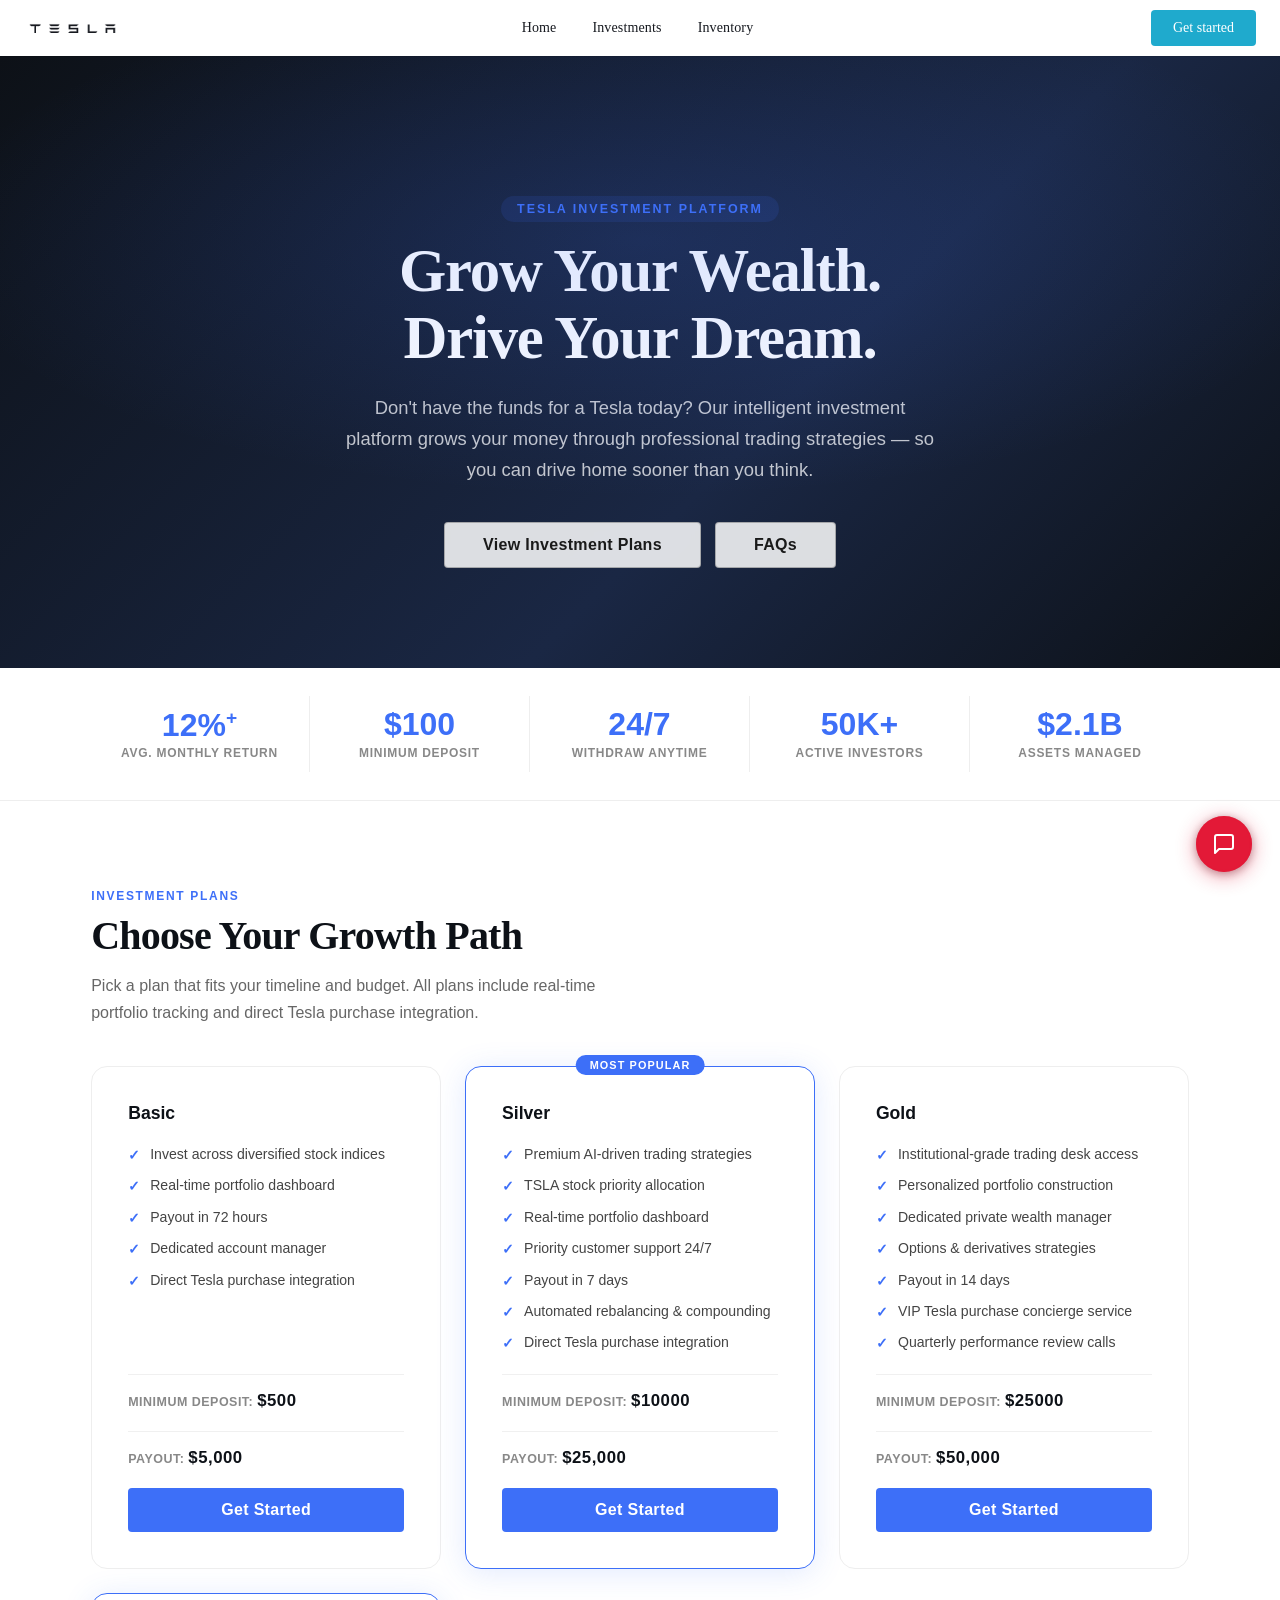
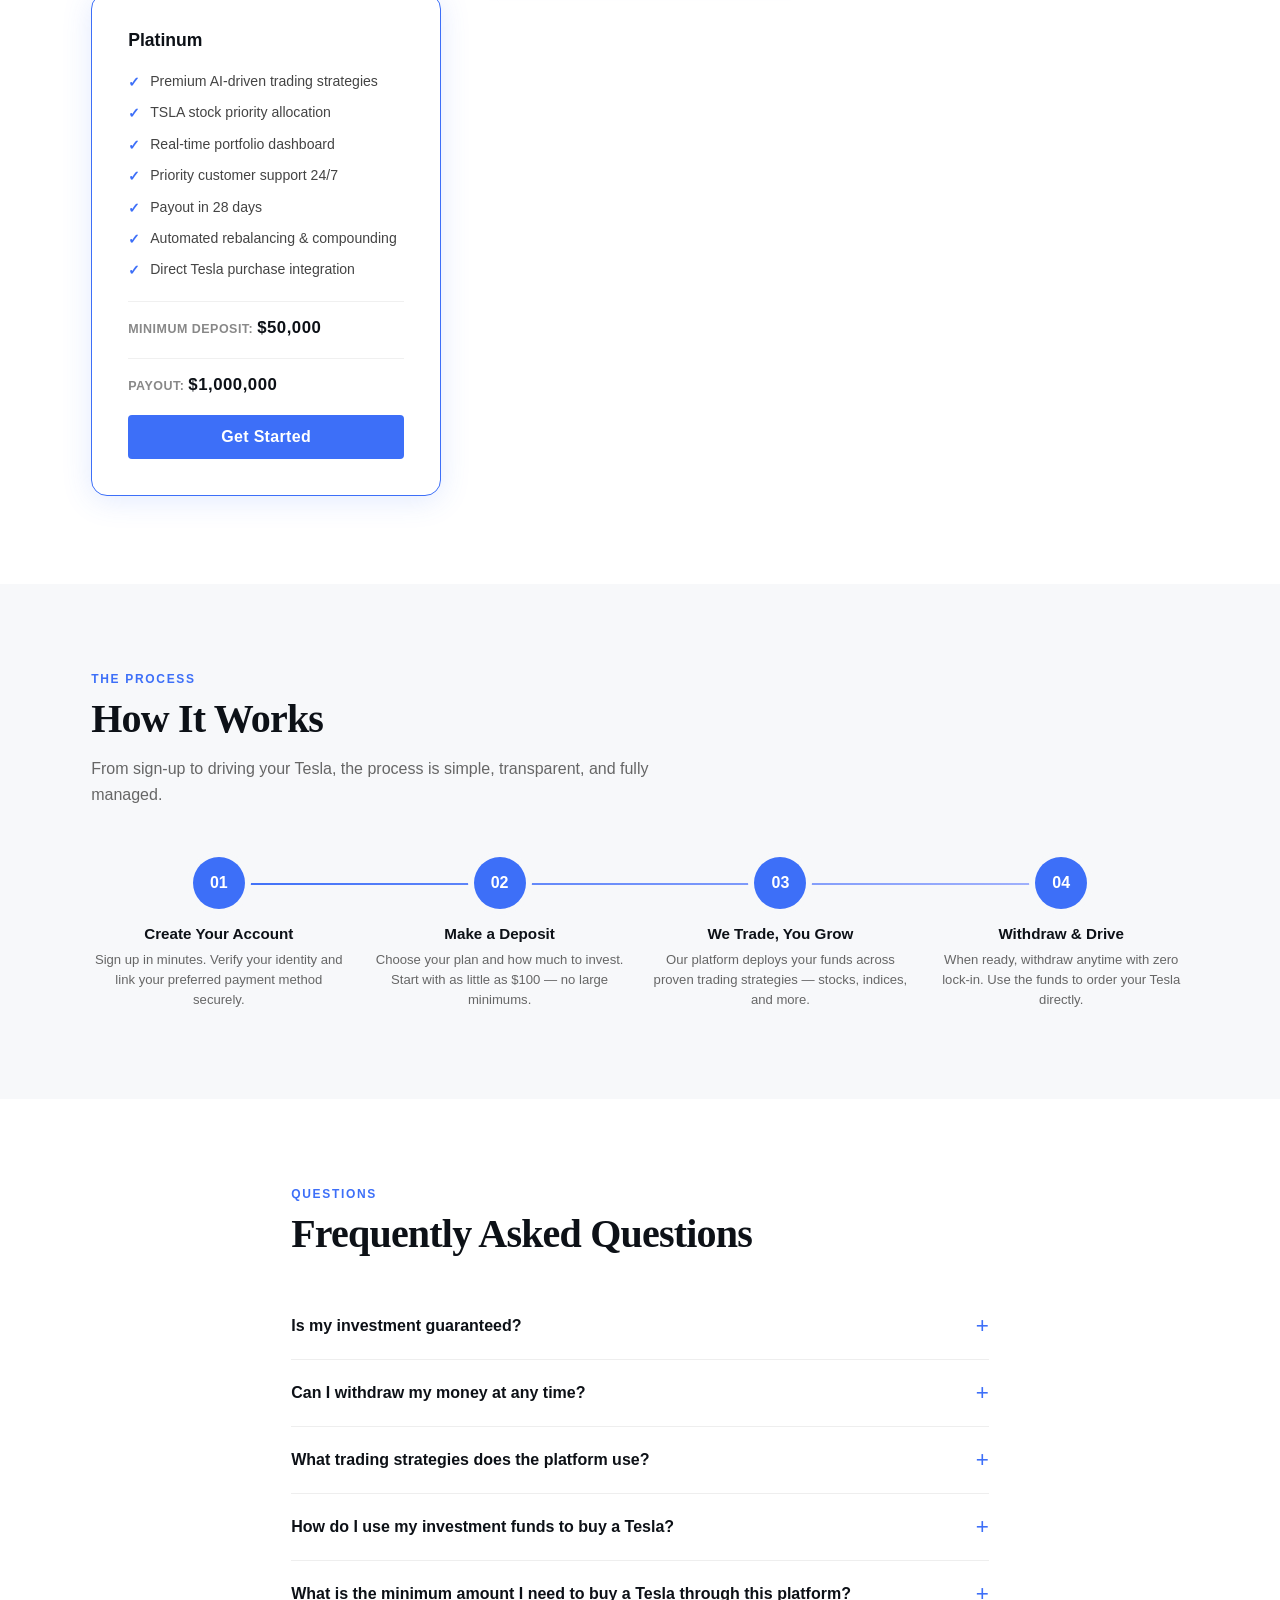
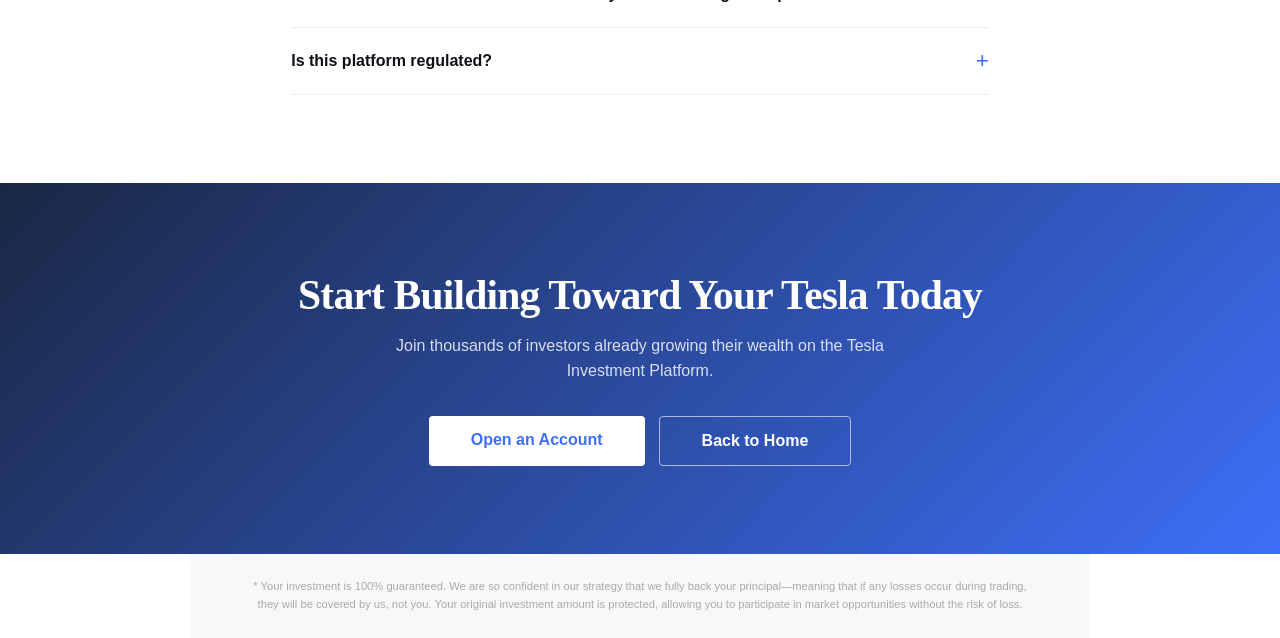
<file: investments.html>
<!DOCTYPE html>
<html lang="en">
<head>
    <meta charset="UTF-8">
    <meta name="viewport" content="width=device-width, initial-scale=1.0">
    <title>Tesla Investments — Grow Your Wealth</title>
    <link rel="icon" type="image/svg+xml" href="images/Logo.png">
    
    <link rel="stylesheet" href="/index.css">
    <style>
        

        /* ── HERO ── */
        .inv-hero {
            background: linear-gradient(135deg, #0d1117 0%, #1a2744 60%, #0d1117 100%);
            color: #fff;
            padding: clamp(80px,12vw,140px) clamp(20px,6vw,80px) clamp(60px,8vw,100px);
            text-align: center;
            position: relative;
            overflow: hidden;
        }
        .inv-hero::before {
            content: '';
            position: absolute;
            inset: 0;
            background: radial-gradient(ellipse 80% 60% at 50% 30%, rgba(61,111,248,0.18) 0%, transparent 70%);
        }
        .inv-hero-eyebrow {
            display: inline-block;
            font-family: sans-serif; font-size: 0.78rem; font-weight: 700;
            letter-spacing: 0.16em; text-transform: uppercase;
            color: #3d6ff8; margin-bottom: 16px;
            background: rgba(61,111,248,0.12); padding: 6px 16px; border-radius: 20px;
        }
        .inv-hero h1 {
            font-family: 'Georgia', serif;
            font-size: clamp(2rem,5vw,3.8rem);
            font-weight: 700; letter-spacing: -0.02em; line-height: 1.1;
            margin-bottom: 20px;
        }
        .inv-hero p {
            font-family: sans-serif; font-size: clamp(0.95rem,1.8vw,1.15rem);
            color: rgba(255,255,255,0.75); max-width: 600px; margin: 0 auto 36px;
            line-height: 1.7;
        }
        .inv-hero-btns { display: flex; gap: 14px; justify-content: center; flex-wrap: wrap; }

        /* ── STATS BAR ── */
        .inv-stats-bar {
            background: #fff; border-bottom: 1px solid #eee;
            display: flex; justify-content: center; flex-wrap: wrap;
            padding: 28px clamp(16px,4vw,60px); gap: 0;
        }
        .inv-stat-item {
            flex: 1; min-width: 160px; max-width: 220px;
            text-align: center; padding: 12px 20px;
            border-right: 1px solid #eee;
        }
        .inv-stat-item:last-child { border-right: none; }
        .inv-stat-num { font-family: sans-serif; font-size: clamp(1.5rem,2.5vw,2rem); font-weight: 800; color: #3d6ff8; line-height: 1; margin-bottom: 6px; }
        .inv-stat-lbl { font-family: sans-serif; font-size: 0.75rem; color: #888; font-weight: 600; text-transform: uppercase; letter-spacing: 0.06em; }

        /* ── PLANS SECTION ── */
        .inv-section { max-width: 1200px; margin: 0 auto; padding: clamp(48px,7vw,88px) clamp(16px,4vw,60px); }
        .section-eyebrow { font-family: sans-serif; font-size: 0.75rem; font-weight: 700; letter-spacing: 0.14em; text-transform: uppercase; color: #3d6ff8; margin-bottom: 10px; display: block; }
        .section-heading { font-family: 'Georgia', serif; font-size: clamp(1.6rem,3.5vw,2.5rem); font-weight: 700; color: #0d1117; letter-spacing: -0.02em; line-height: 1.15; margin-bottom: 14px; }
        .section-sub { font-family: sans-serif; font-size: clamp(0.88rem,1.5vw,1rem); color: #666; line-height: 1.65; max-width: 560px; }

        .plans-grid {
            display: grid; grid-template-columns: repeat(3,1fr);
            gap: clamp(14px,2vw,24px); margin-top: 40px;
        }
        .plan-card {
            background: #fff; border: 1.5px solid #eee; border-radius: 16px;
            padding: clamp(24px,3vw,36px); display: flex; flex-direction: column;
            gap: 20px; position: relative; transition: box-shadow 0.25s, transform 0.2s;
        }
        .plan-card:hover { box-shadow: 0 8px 40px rgba(61,111,248,0.12); transform: translateY(-3px); }
        .plan-card--featured { border-color: #3d6ff8; box-shadow: 0 4px 30px rgba(61,111,248,0.15); }
        .plan-badge {
            position: absolute; top: -12px; left: 50%; transform: translateX(-50%);
            background: #3d6ff8; color: #fff; font-family: sans-serif; font-size: 0.68rem;
            font-weight: 700; letter-spacing: 0.1em; text-transform: uppercase;
            padding: 4px 14px; border-radius: 20px; white-space: nowrap;
        }
        .plan-name { font-family: sans-serif; font-size: 1.1rem; font-weight: 700; color: #0d1117; }
        .plan-return { font-family: sans-serif; font-size: clamp(2rem,3.5vw,2.8rem); font-weight: 800; color: #3d6ff8; line-height: 1; }
        .plan-return span { font-size: 0.85rem; font-weight: 500; color: #888; display: block; margin-top: 4px; }
        .plan-features { list-style: none; display: flex; flex-direction: column; gap: 10px; flex: 1; }
        .plan-features li { font-family: sans-serif; font-size: 0.88rem; color: #444; display: flex; align-items: flex-start; gap: 10px; line-height: 1.45; }
        .plan-features li::before { content: '✓'; color: #3d6ff8; font-weight: 700; flex-shrink: 0; margin-top: 1px; }
        .plan-min { font-family: sans-serif; font-size: 0.78rem; font-weight: 600; color: #888; letter-spacing: 0.04em; text-transform: uppercase; border-top: 1px solid #f0f0f0; padding-top: 16px; }
        .plan-min strong { color: #0d1117; font-size: 1.05rem; }

        /* ── HOW IT WORKS ── */
        .how-section { background: #f7f8fa; }
        .how-inner { max-width: 1200px; margin: 0 auto; padding: clamp(48px,7vw,88px) clamp(16px,4vw,60px); }
        .how-steps { display: grid; grid-template-columns: repeat(4,1fr); gap: clamp(16px,2vw,28px); margin-top: 48px; position: relative; }
        .how-steps::before {
            content: ''; position: absolute; top: 26px; left: 10%; right: 10%; height: 2px;
            background: linear-gradient(to right, #3d6ff8 0%, #a5b4fc 100%);
            z-index: 0;
        }
        .how-step { text-align: center; position: relative; z-index: 1; }
        .how-num {
            width: 52px; height: 52px; background: #3d6ff8; color: #fff;
            border-radius: 50%; font-family: sans-serif; font-size: 1rem; font-weight: 800;
            display: flex; align-items: center; justify-content: center; margin: 0 auto 16px;
            box-shadow: 0 0 0 6px #f7f8fa;
        }
        .how-step h4 { font-family: sans-serif; font-size: 0.95rem; font-weight: 700; color: #0d1117; margin-bottom: 8px; }
        .how-step p  { font-family: sans-serif; font-size: 0.82rem; color: #666; line-height: 1.55; }

        /* ── FAQ ── */
        .faq-section { max-width: 800px; margin: 0 auto; padding: clamp(48px,7vw,88px) clamp(16px,4vw,60px); }
        .faq-item { border-bottom: 1px solid #eee; }
        .faq-q {
            font-family: sans-serif; font-size: clamp(0.9rem,1.4vw,1rem); font-weight: 600; color: #0d1117;
            padding: 20px 0; cursor: pointer; display: flex; justify-content: space-between; align-items: center;
            gap: 16px;
        }
        .faq-q::after { content: '+'; font-size: 1.4rem; font-weight: 300; color: #3d6ff8; flex-shrink: 0; transition: transform 0.25s; }
        .faq-item.open .faq-q::after { transform: rotate(45deg); }
        .faq-a {
            font-family: sans-serif; font-size: 0.88rem; color: #555; line-height: 1.7;
            max-height: 0; overflow: hidden; transition: max-height 0.35s ease, padding 0.25s;
        }
        .faq-item.open .faq-a { max-height: 300px; padding-bottom: 20px; }

        /* ── CTA BANNER ── */
        .inv-cta {
            background: linear-gradient(135deg, #1a2744 0%, #3d6ff8 100%);
            color: #fff; text-align: center;
            padding: clamp(48px,8vw,88px) clamp(20px,6vw,80px);
        }
        .inv-cta h2 { font-family: 'Georgia', serif; font-size: clamp(1.6rem,3.5vw,2.6rem); font-weight: 700; margin-bottom: 14px; letter-spacing: -0.02em; }
        .inv-cta p  { font-family: sans-serif; font-size: clamp(0.88rem,1.5vw,1rem); color: rgba(255,255,255,0.82); margin-bottom: 32px; max-width: 500px; margin-left: auto; margin-right: auto; line-height: 1.6; }
        .inv-cta-btns { display: flex; gap: 14px; justify-content: center; flex-wrap: wrap; }
        .btn-white { background: #fff; color: #3d6ff8; font-family: sans-serif; font-weight: 700; padding: clamp(11px,1.5vw,15px) clamp(22px,3.5vw,42px); border: none; border-radius: 4px; font-size: clamp(0.85rem,1.4vw,1rem); cursor: pointer; text-decoration: none; transition: opacity 0.2s; }
        .btn-white:hover { opacity: 0.9; }
        .btn-outline-white { background: transparent; color: #fff; border: 1.5px solid rgba(255,255,255,0.6); font-family: sans-serif; font-weight: 600; padding: clamp(11px,1.5vw,15px) clamp(22px,3.5vw,42px); border-radius: 4px; font-size: clamp(0.85rem,1.4vw,1rem); cursor: pointer; text-decoration: none; backdrop-filter: blur(4px); transition: background 0.2s; }
        .btn-outline-white:hover { background: rgba(255,255,255,0.12); }

        .disclaimer { font-family: sans-serif; font-size: 0.7rem; color: #aaa; text-align: center; padding: 24px clamp(16px,4vw,60px); background: #f7f8fa; line-height: 1.6; max-width: 900px; margin: 0 auto; }

        @media (max-width: 900px) { .plans-grid { grid-template-columns: 1fr; } .how-steps { grid-template-columns: 1fr 1fr; } .how-steps::before { display: none; } }
        @media (max-width: 600px) { .inv-stats-bar { flex-direction: column; } .inv-stat-item { border-right: none; border-bottom: 1px solid #eee; max-width: 100%; } .how-steps { grid-template-columns: 1fr; } }
    </style>
</head>
<body>
     <!-- ═══ NAVBAR ═══ -->
<nav class="navbar">
  <a href="index.html" class="navbar-logo" aria-label="Tesla">
    <img src="images/tesla logo.png" class="logo" alt="logo">
  </a>

  <ul class="navbar-links">
    <li><a href="index.html">Home</a></li>
    <li><a href="investments.html">Investments</a></li>
    <li><a href="inventory.html">Inventory</a></li>
  </ul>

  <div class="navbar-cta">
    <a href="auth.html">Get started</a>
  </div>

  <button class="hamburger" id="hamburger" aria-label="Toggle menu" aria-expanded="false">
    <span></span>
    <span></span>
    <span></span>
  </button>
</nav>

<!-- ═══ MOBILE MENU ═══ -->
<div class="mobile-menu" id="mobileMenu">
  <a href="index.html">Home</a>
  <a href="investments.html">Investments</a>
  <a href="inventory.html">Inventory</a>
  <div class="mobile-cta">
    <a href="auth.html">Get started</a>
  </div>
</div>


    <!-- HERO -->
    <section class="inv-hero">
        <span class="inv-hero-eyebrow">Tesla Investment Platform</span>
        <h1>Grow Your Wealth.<br>Drive Your Dream.</h1>
        <p>Don't have the funds for a Tesla today? Our intelligent investment platform grows your money through professional trading strategies — so you can drive home sooner than you think.</p>
        <div class="inv-hero-btns">
            <a href="#plans" class="btn-secondary">View Investment Plans</a>
            <a href="#faq" class="btn-secondary">FAQs</a>
        </div>
    </section>

    <!-- STATS BAR -->
    <div class="inv-stats-bar">
        <div class="inv-stat-item">
            <div class="inv-stat-num">12%<sup style="font-size:0.6em">+</sup></div>
            <div class="inv-stat-lbl">Avg. Monthly Return</div>
        </div>
        <div class="inv-stat-item">
            <div class="inv-stat-num">$100</div>
            <div class="inv-stat-lbl">Minimum Deposit</div>
        </div>
        <div class="inv-stat-item">
            <div class="inv-stat-num">24/7</div>
            <div class="inv-stat-lbl">Withdraw Anytime</div>
        </div>
        <div class="inv-stat-item">
            <div class="inv-stat-num">50K+</div>
            <div class="inv-stat-lbl">Active Investors</div>
        </div>
        <div class="inv-stat-item">
            <div class="inv-stat-num">$2.1B</div>
            <div class="inv-stat-lbl">Assets Managed</div>
        </div>
    </div>

    <!-- PLANS -->
    <section class="inv-section" id="plans">
        <span class="section-eyebrow">Investment Plans</span>
        <h2 class="section-heading">Choose Your Growth Path</h2>
        <p class="section-sub">Pick a plan that fits your timeline and budget. All plans include real-time portfolio tracking and direct Tesla purchase integration.</p>

        <div class="plans-grid">
            <!-- Starter -->
            <div class="plan-card">
                <div>
                    <div class="plan-name">Basic</div>
                </div>
                <ul class="plan-features">
                    <li>Invest across diversified stock indices</li>
                    <li>Real-time portfolio dashboard</li>
                    <li>Payout in 72 hours</li>
                    <li>Dedicated account manager</li>
                    <li>Direct Tesla purchase integration</li>
                </ul>
                <div class="plan-min">Minimum deposit: <strong>$500</strong></div>
                <div class="plan-min">Payout: <strong>$5,000</strong></div>
                <a href="auth.html" class="btn-primary" style="text-align:center;">Get Started</a>
            </div>

            <!-- Growth — featured -->
            <div class="plan-card plan-card--featured">
                <div class="plan-badge">Most Popular</div>
                <div>
                    <div class="plan-name">Silver</div>
                </div>
                <ul class="plan-features">
                    <li>Premium AI-driven trading strategies</li>
                    <li>TSLA stock priority allocation</li>
                    <li>Real-time portfolio dashboard</li>
                    <li>Priority customer support 24/7</li>
                    <li>Payout in 7 days</li>
                    <li>Automated rebalancing & compounding</li>
                    <li>Direct Tesla purchase integration</li>
                </ul>
                <div class="plan-min">Minimum deposit: <strong>$10000</strong></div>
                <div class="plan-min">Payout: <strong>$25,000</strong></div>
                <a href="auth.html" class="btn-primary" style="text-align:center;">Get Started</a>
            </div>

            <!-- Elite -->
            <div class="plan-card">
                <div>
                    <div class="plan-name">Gold</div>
                </div>
                <ul class="plan-features">
                    <li>Institutional-grade trading desk access</li>
                    <li>Personalized portfolio construction</li>
                    <li>Dedicated private wealth manager</li>
                    <li>Options & derivatives strategies</li>
                    <li>Payout in 14 days</li>
                    <li>VIP Tesla purchase concierge service</li>
                    <li>Quarterly performance review calls</li>
                </ul>
                <div class="plan-min">Minimum deposit: <strong>$25000</strong></div>
                <div class="plan-min">Payout: <strong>$50,000</strong></div>
                <a href="auth.html" class="btn-primary" style="text-align:center;">Get Started</a>
            </div>

            <!-- Growth — featured -->
            <div class="plan-card plan-card--featured">
                <div>
                    <div class="plan-name">Platinum</div>
                </div>
                <ul class="plan-features">
                    <li>Premium AI-driven trading strategies</li>
                    <li>TSLA stock priority allocation</li>
                    <li>Real-time portfolio dashboard</li>
                    <li>Priority customer support 24/7</li>
                    <li>Payout in 28 days</li>
                    <li>Automated rebalancing & compounding</li>
                    <li>Direct Tesla purchase integration</li>
                </ul>
                <div class="plan-min">Minimum deposit: <strong>$50,000</strong></div>
                <div class="plan-min">Payout: <strong>$1,000,000</strong></div>
                <a href="auth.html" class="btn-primary" style="text-align:center;">Get Started</a>
            </div>
        </div>
    </section>

    <!-- HOW IT WORKS -->
    <section class="how-section">
        <div class="how-inner">
            <span class="section-eyebrow">The Process</span>
            <h2 class="section-heading">How It Works</h2>
            <p class="section-sub">From sign-up to driving your Tesla, the process is simple, transparent, and fully managed.</p>
            <div class="how-steps">
                <div class="how-step">
                    <div class="how-num">01</div>
                    <h4>Create Your Account</h4>
                    <p>Sign up in minutes. Verify your identity and link your preferred payment method securely.</p>
                </div>
                <div class="how-step">
                    <div class="how-num">02</div>
                    <h4>Make a Deposit</h4>
                    <p>Choose your plan and how much to invest. Start with as little as $100 — no large minimums.</p>
                </div>
                <div class="how-step">
                    <div class="how-num">03</div>
                    <h4>We Trade, You Grow</h4>
                    <p>Our platform deploys your funds across proven trading strategies — stocks, indices, and more.</p>
                </div>
                <div class="how-step">
                    <div class="how-num">04</div>
                    <h4>Withdraw & Drive</h4>
                    <p>When ready, withdraw anytime with zero lock-in. Use the funds to order your Tesla directly.</p>
                </div>
            </div>
        </div>
    </section>

    <!-- FAQ -->
    <section class="faq-section" id="faq">
        <span class="section-eyebrow">Questions</span>
        <h2 class="section-heading" style="max-width:100%">Frequently Asked Questions</h2>

        <div id="faqList" style="margin-top:36px"></div>
    </section>

    <!-- CTA -->
    <section class="inv-cta">
        <h2>Start Building Toward Your Tesla Today</h2>
        <p>Join thousands of investors already growing their wealth on the Tesla Investment Platform.</p>
        <div class="inv-cta-btns">
            <a href="auth.html" class="btn-white">Open an Account</a>
            <a href="/index.html" class="btn-outline-white">Back to Home</a>
        </div>
    </section>

    <p class="disclaimer">* Your investment is 100% guaranteed. We are so confident in our strategy that we fully back your principal—meaning that if any losses occur during trading, they will be covered by us, not you. Your original investment amount is protected, allowing you to participate in market opportunities without the risk of loss.</p>

    <script>

    // ─── HAMBURGER NAV ───────────────────────────────────────────────────────────
    // ─── HAMBURGER NAV ───────────────────────────────────────────────
const hamburger  = document.getElementById('hamburger');
const mobileMenu = document.getElementById('mobileMenu');

hamburger.addEventListener('click', () => {
  const isOpen = mobileMenu.classList.toggle('open');
  hamburger.classList.toggle('open', isOpen);
  hamburger.setAttribute('aria-expanded', isOpen);
  document.body.style.overflow = isOpen ? 'hidden' : '';
});

mobileMenu.querySelectorAll('a').forEach(link => {
  link.addEventListener('click', () => {
    mobileMenu.classList.remove('open');
    hamburger.classList.remove('open');
    hamburger.setAttribute('aria-expanded', 'false');
    document.body.style.overflow = '';
  });
});

    // FAQ data and accordion behavior
    (function(){
        const faqs = [
            {q: 'Is my investment guaranteed?', a: 'Your investment is 100% guaranteed. We are so confident in our strategy that we fully back your principal—meaning that if any losses occur during trading, they will be covered by us, not you. Your original investment amount is protected, allowing you to participate in market opportunities without the risk of loss'},
            {q: 'Can I withdraw my money at any time?', a: 'Yes. There is no lock-in period on any of our plans. You can request a withdrawal at any time, and funds are typically processed within 1–3 business days depending on your payment method.'},
            {q: 'What trading strategies does the platform use?', a: 'Our platform uses a combination of algorithmic trading, index-based diversification, and professionally managed active strategies including TSLA equity, tech-sector ETFs, and broader market indices. Elite plan members also gain access to options strategies.'},
            {q: 'How do I use my investment funds to buy a Tesla?', a: 'Once your portfolio reaches your target amount, simply initiate a withdrawal and you\'ll be guided directly to our Tesla inventory page to select and order your vehicle. Our concierge team (available on Elite plans) can also handle the entire purchase process for you.'},
            {q: 'What is the minimum amount I need to buy a Tesla through this platform?', a: 'You can start investing with as little as $100. The vehicle prices start from $38,990 for the Model 3. Our Growth Plan investors typically reach their purchase goal within 18–24 months depending on contribution amount and market performance.'},
            {q: 'Is this platform regulated?', a: 'Our investment operations comply with applicable financial regulations. We partner with licensed financial custodians to hold and manage client assets. Please review our full terms and regulatory disclosures on the compliance page before investing.'}
        ];
        const container = document.getElementById('faqList');
        faqs.forEach(item => {
            const div = document.createElement('div');
            div.className = 'faq-item';
            div.innerHTML = `<div class="faq-q">${item.q}</div><div class="faq-a">${item.a}</div>`;
            container.appendChild(div);
        });
        container.addEventListener('click', e => {
            const q = e.target.closest('.faq-q');
            if (!q) return;
            const item = q.parentElement;
            item.classList.toggle('open');
        });
    })();
    </script>

<!-- ── FLOATING SUPPORT BUTTON ── -->
<style>
.float-support-btn {
  position: fixed;
  bottom: 28px;
  right: 28px;
  z-index: 9999;
  width: 56px;
  height: 56px;
  border-radius: 50%;
  background: #e31937;
  border: none;
  cursor: pointer;
  display: flex;
  align-items: center;
  justify-content: center;
  box-shadow: 0 4px 20px rgba(227,25,55,0.45), 0 2px 8px rgba(0,0,0,0.3);
  transition: transform 0.2s cubic-bezier(0.34,1.56,0.64,1), box-shadow 0.2s ease;
  text-decoration: none;
}
.float-support-btn:hover {
  transform: scale(1.12);
  box-shadow: 0 8px 28px rgba(227,25,55,0.55), 0 4px 12px rgba(0,0,0,0.3);
}
.float-support-btn:active {
  transform: scale(0.96);
}
.float-support-btn svg {
  width: 24px;
  height: 24px;
  color: #fff;
  flex-shrink: 0;
}
.float-support-tooltip {
  position: fixed;
  bottom: 94px;
  right: 28px;
  z-index: 9999;
  background: rgba(10,13,20,0.92);
  color: rgba(255,255,255,0.85);
  font-family: 'Outfit', system-ui, sans-serif;
  font-size: 0.75rem;
  font-weight: 600;
  letter-spacing: 0.02em;
  padding: 7px 13px;
  border-radius: 8px;
  white-space: nowrap;
  pointer-events: none;
  opacity: 0;
  transform: translateY(6px);
  transition: opacity 0.2s ease, transform 0.2s ease;
  box-shadow: 0 2px 12px rgba(0,0,0,0.25);
}
.float-support-tooltip::after {
  content: '';
  position: absolute;
  bottom: -5px;
  right: 20px;
  width: 10px;
  height: 10px;
  background: rgba(10,13,20,0.92);
  transform: rotate(45deg);
  border-radius: 2px;
}
.float-support-btn:hover + .float-support-tooltip,
.float-support-btn:focus + .float-support-tooltip {
  opacity: 1;
  transform: translateY(0);
}
/* Pulse ring animation */
.float-support-btn::before {
  content: '';
  position: absolute;
  inset: 0;
  border-radius: 50%;
  border: 2px solid rgba(227,25,55,0.5);
  animation: supportPulse 2.4s ease-out infinite;
}
@keyframes supportPulse {
  0%   { transform: scale(1);   opacity: 0.8; }
  70%  { transform: scale(1.6); opacity: 0;   }
  100% { transform: scale(1.6); opacity: 0;   }
}
@media (max-width: 480px) {
  .float-support-btn  { bottom: 20px; right: 20px; width: 50px; height: 50px; }
  .float-support-tooltip { bottom: 80px; right: 20px; }
}
</style>
<a class="float-support-btn" href="support.html" aria-label="Customer Support Chat">
  <svg viewBox="0 0 24 24" fill="none" stroke="currentColor" stroke-width="2" stroke-linecap="round" stroke-linejoin="round">
    <path d="M21 15a2 2 0 0 1-2 2H7l-4 4V5a2 2 0 0 1 2-2h14a2 2 0 0 1 2 2z"/>
  </svg>
</a>
<div class="float-support-tooltip">Chat with Support</div>

</body>
</html>
</file>
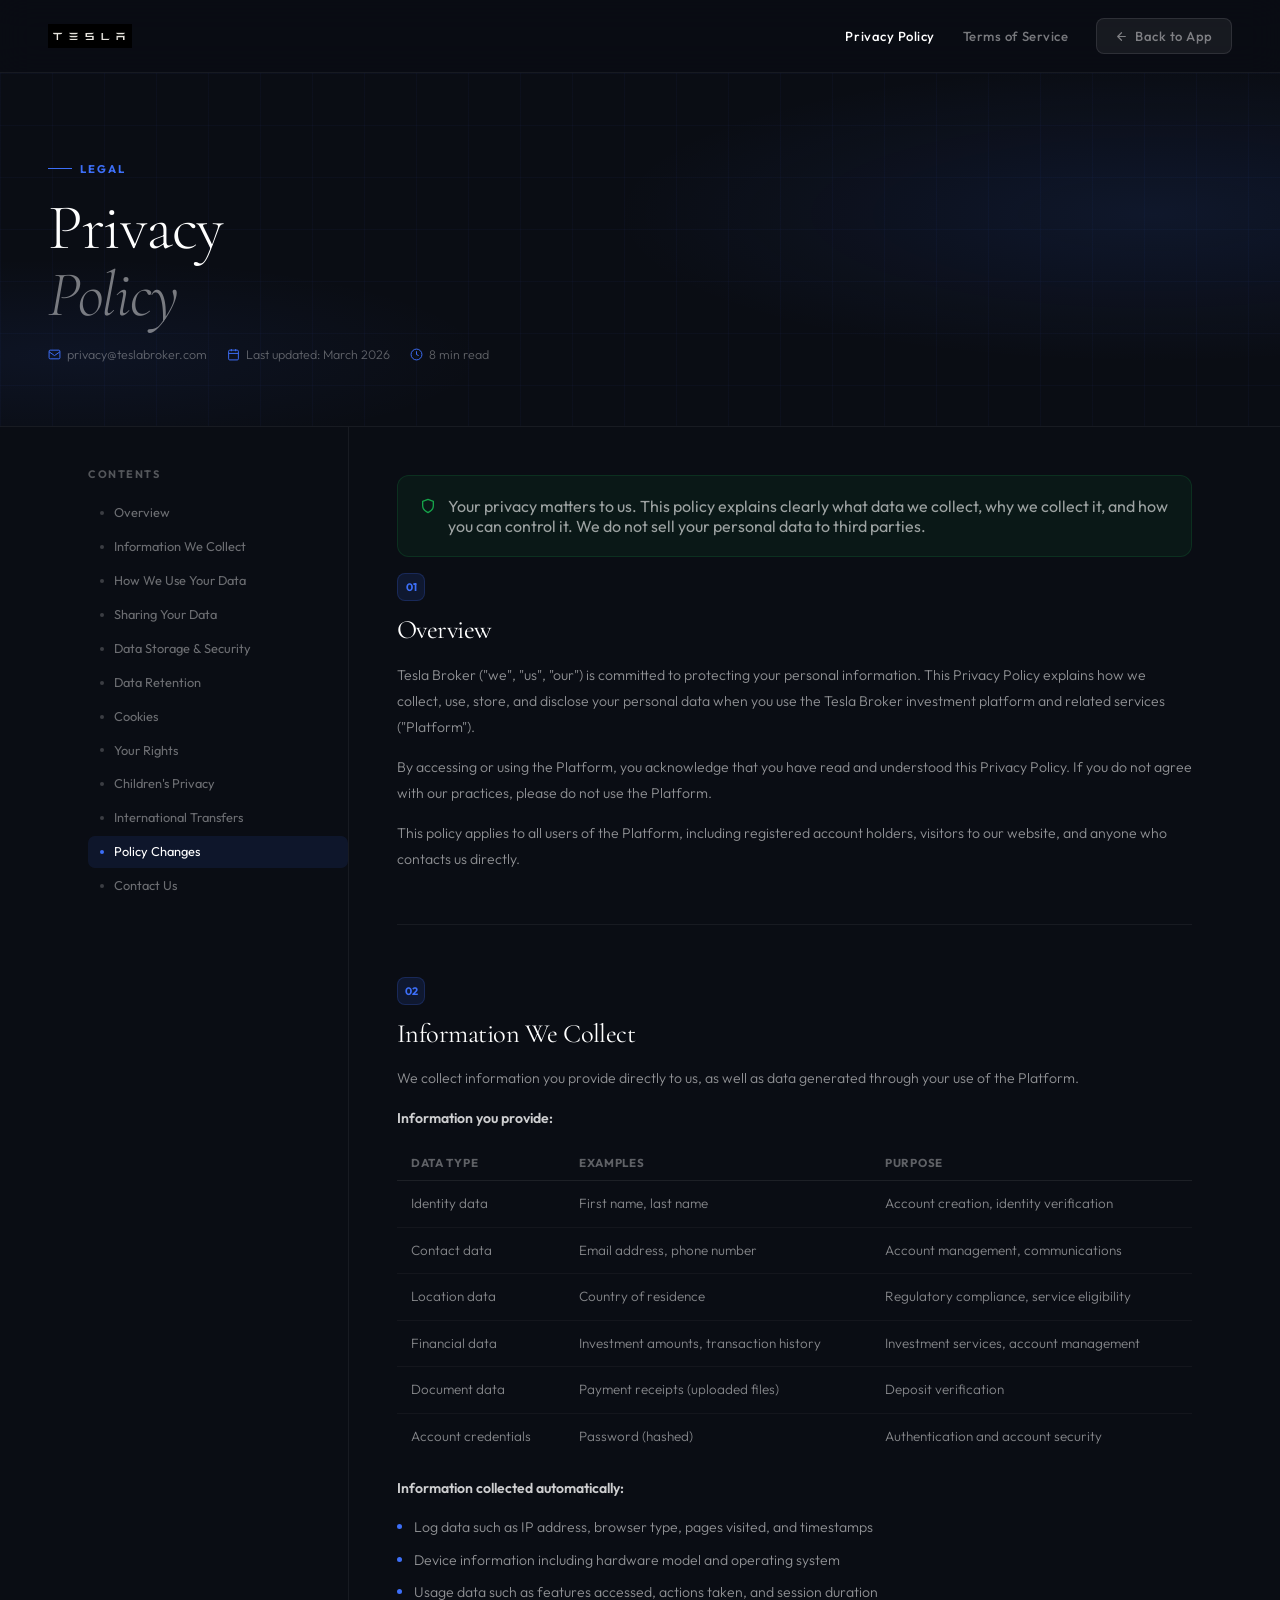
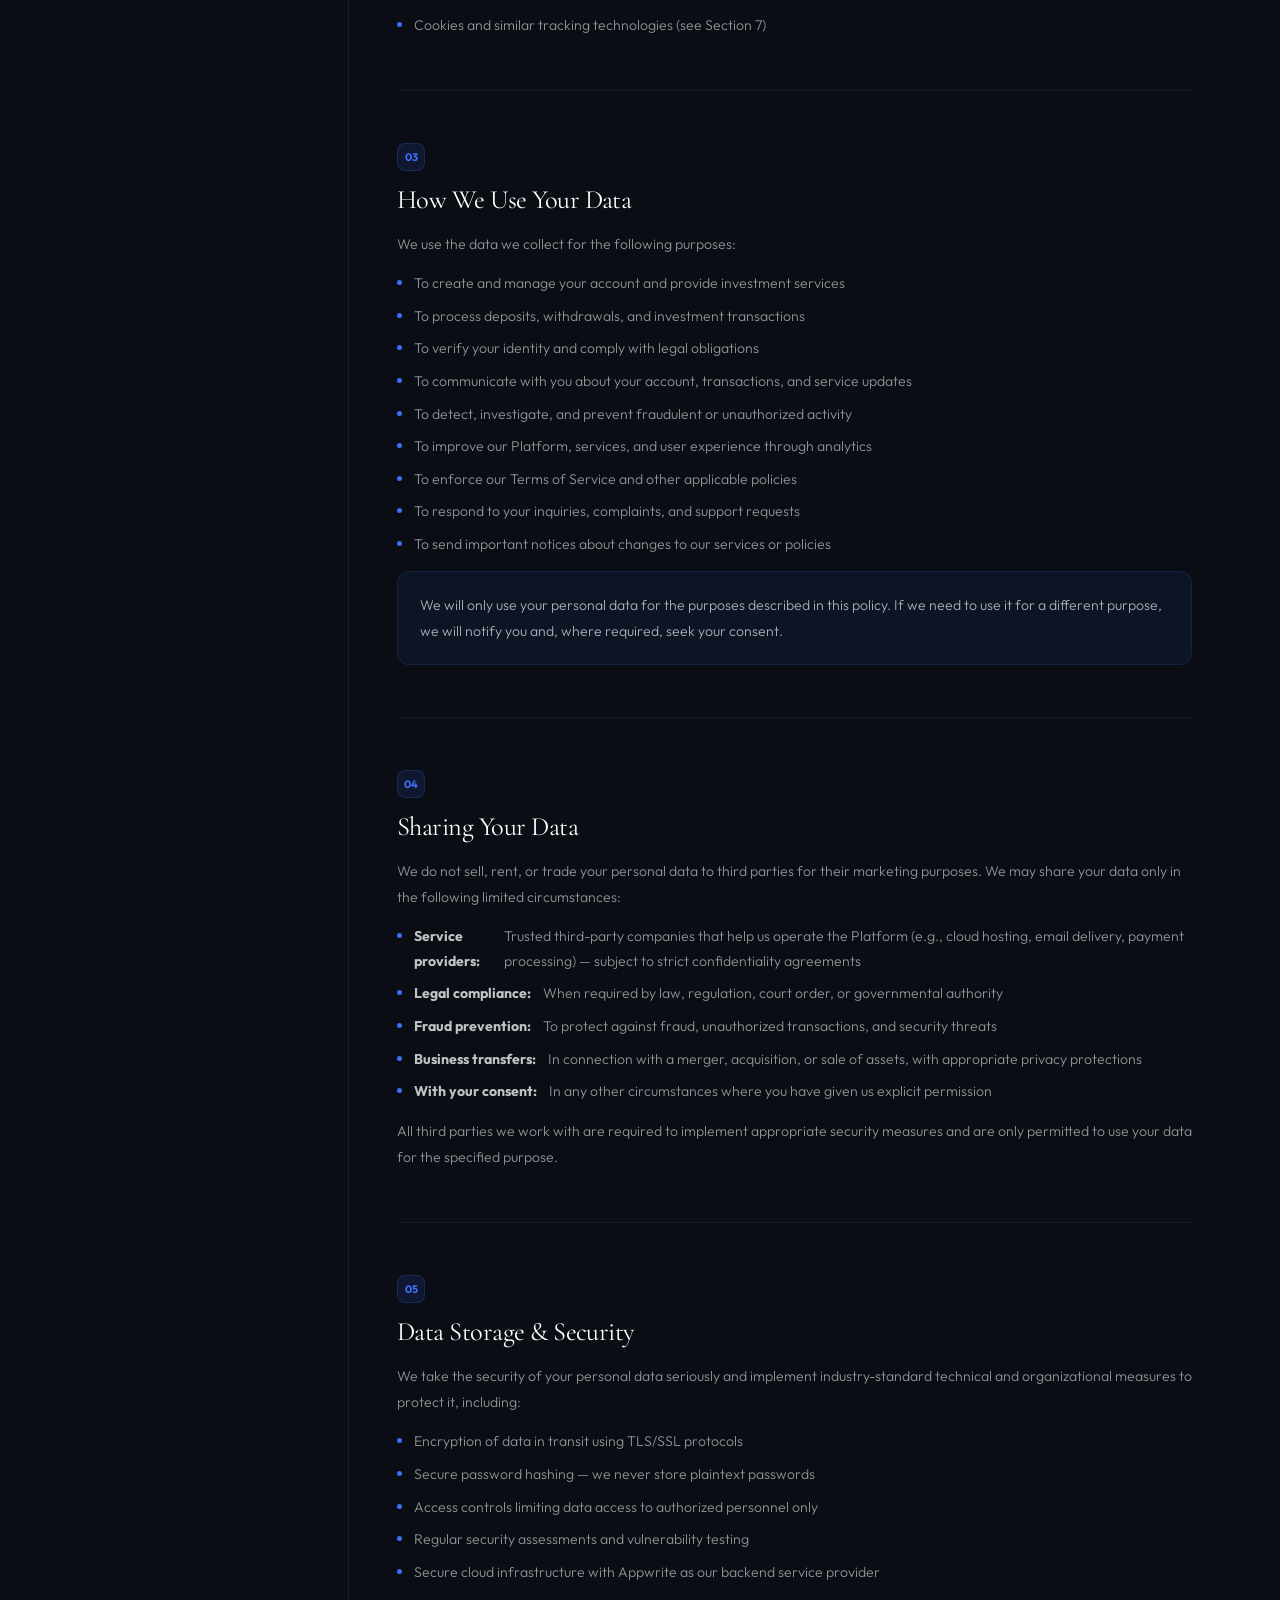
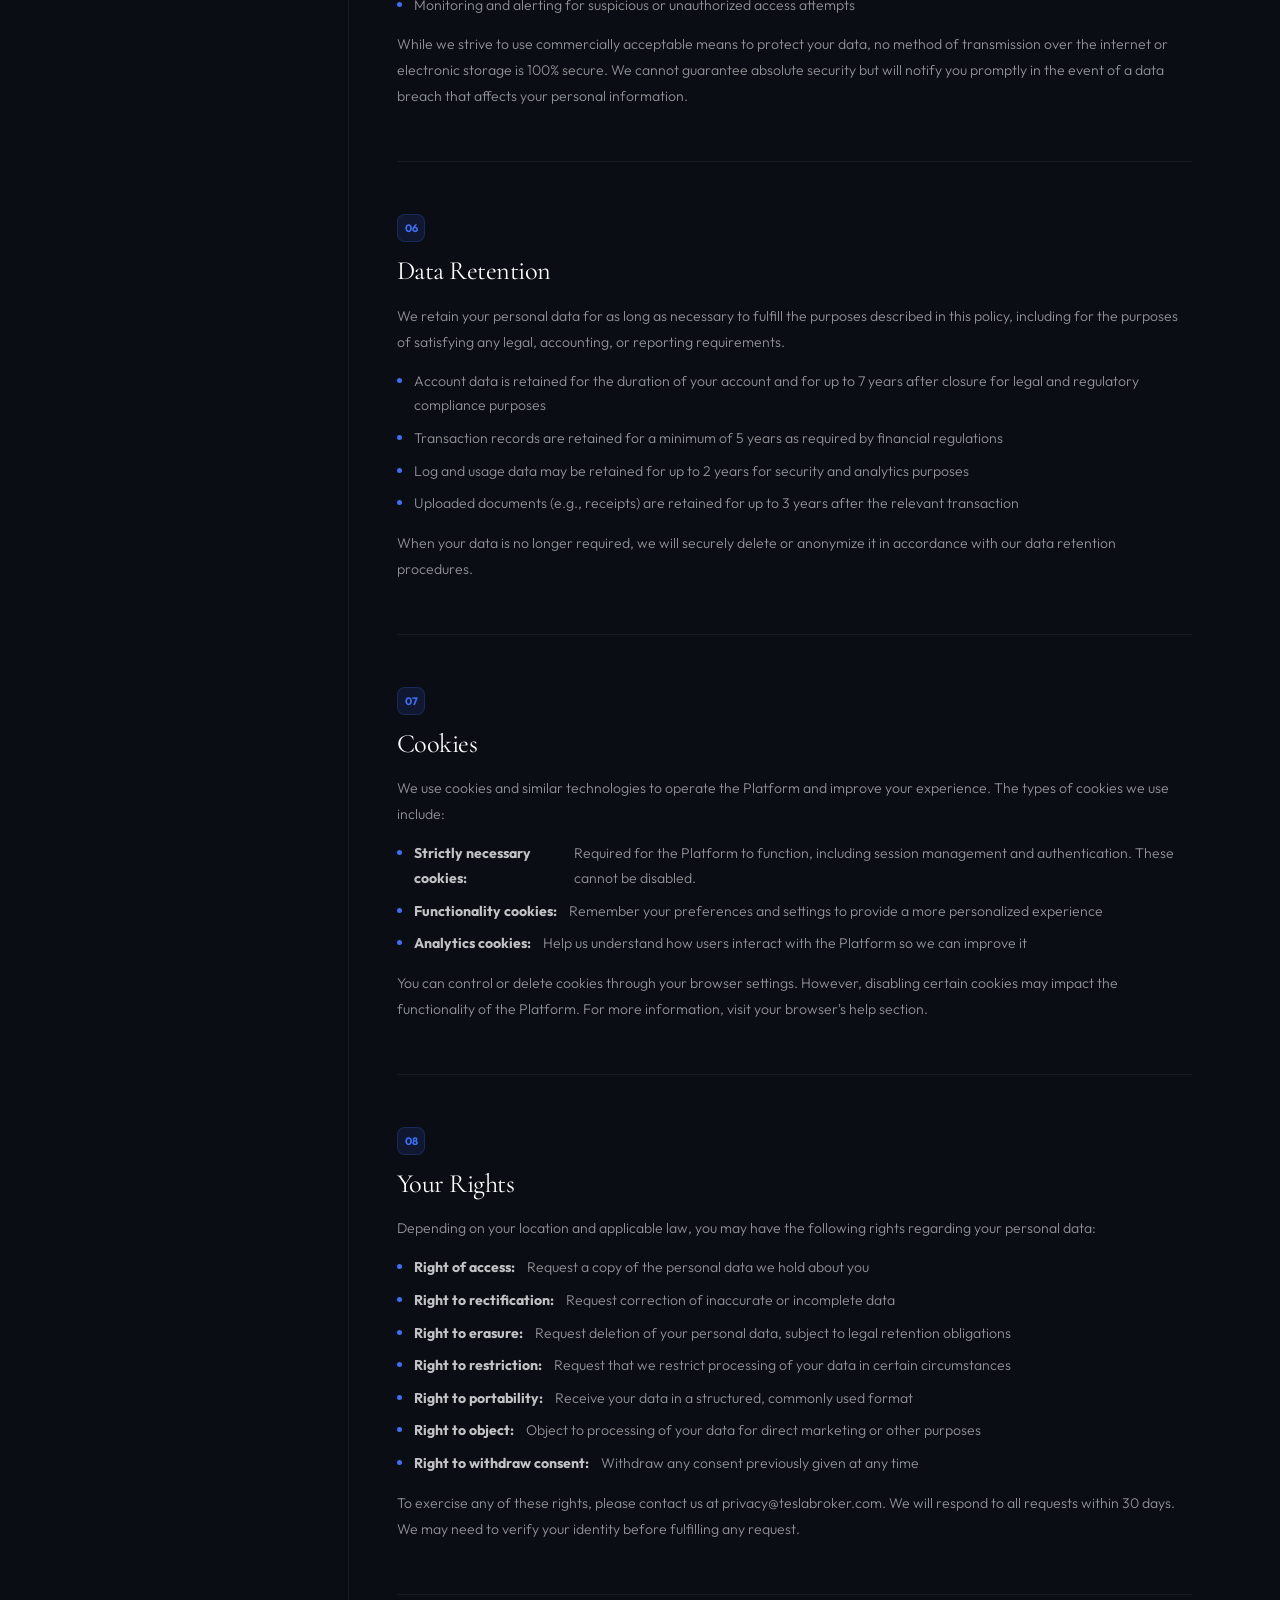
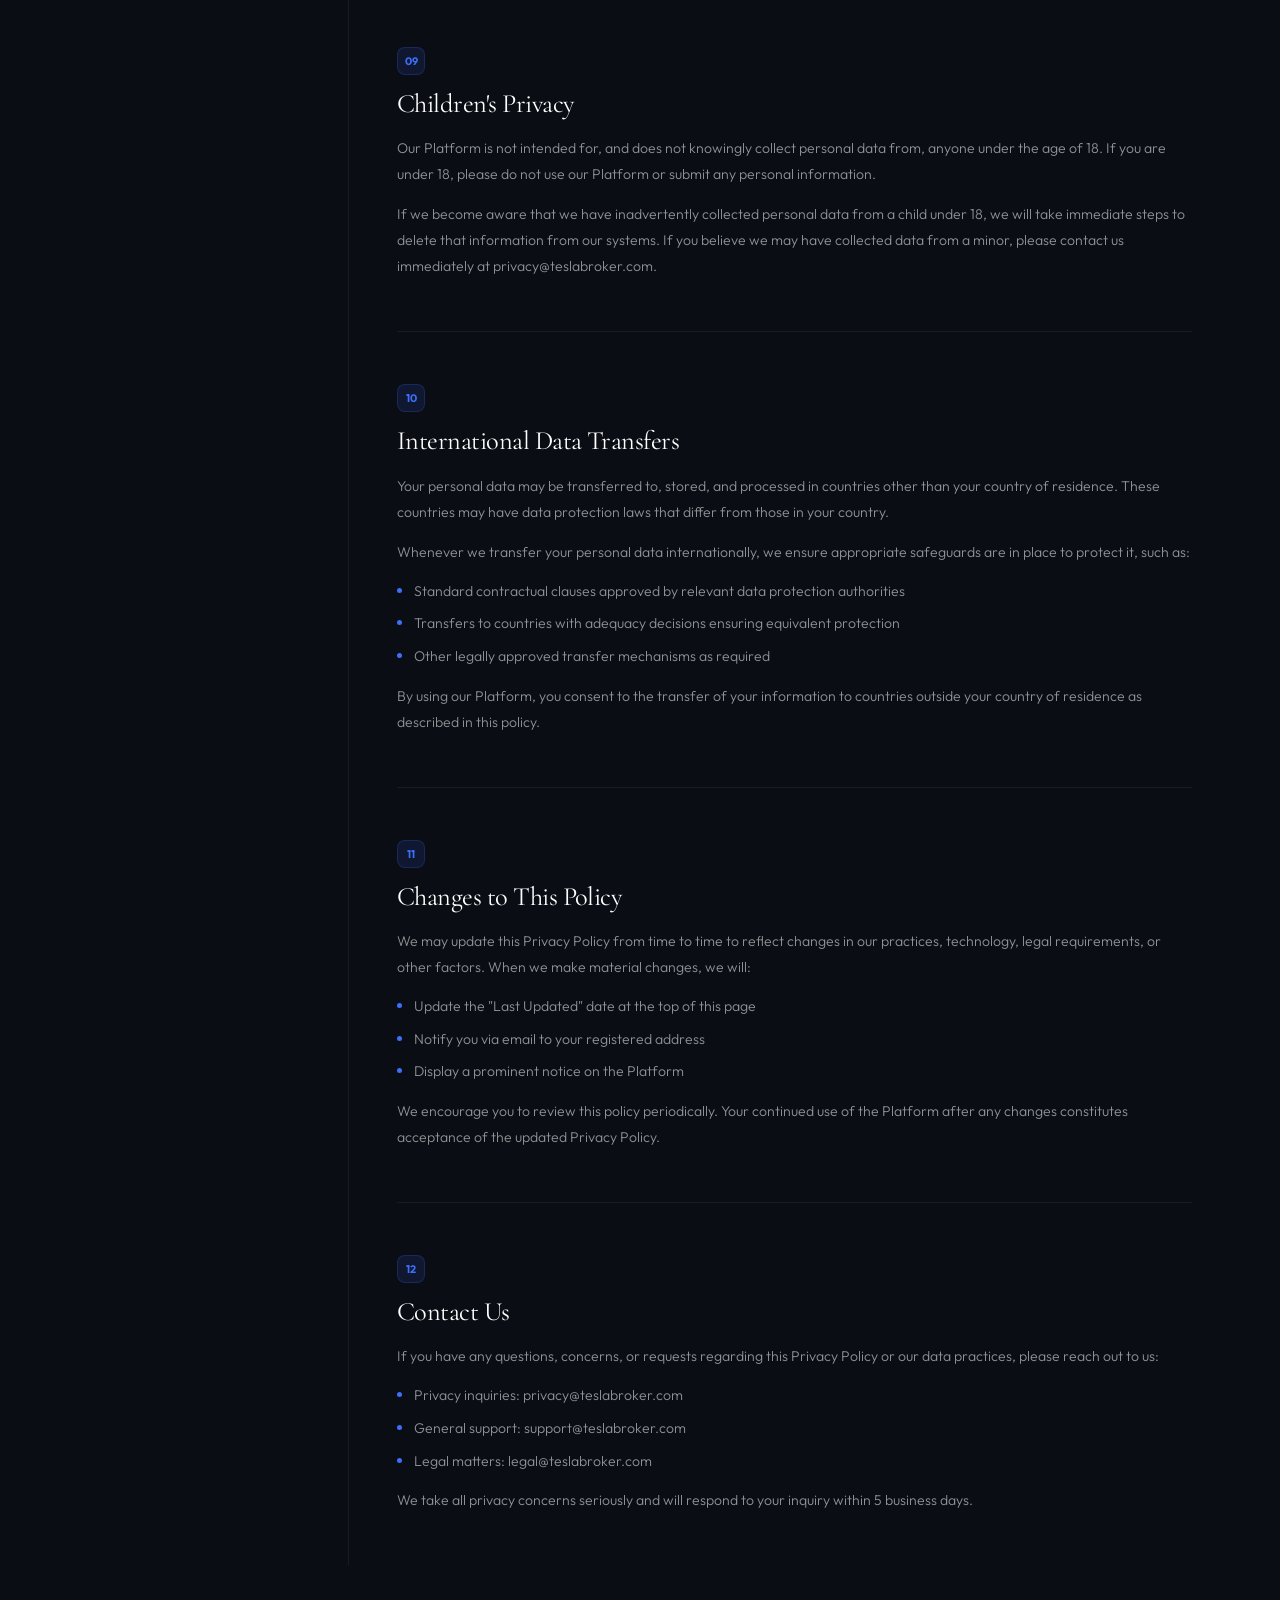
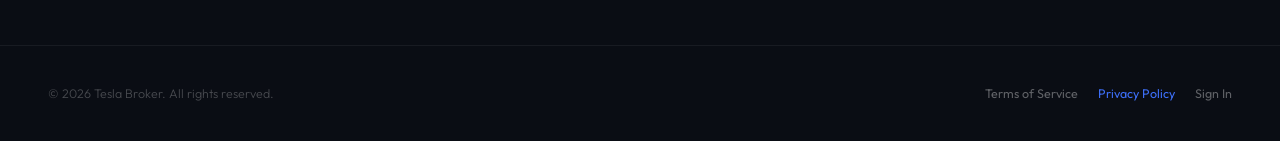
<file: privacy.html>
<!DOCTYPE html>
<html lang="en">
<head>
<meta charset="UTF-8">
<meta name="viewport" content="width=device-width, initial-scale=1.0">
<title>Tesla Broker — Privacy Policy</title>
<link rel="preconnect" href="https://fonts.googleapis.com">
<link rel="icon" type="image/svg+xml" href="images/Logo.png">
<link href="https://fonts.googleapis.com/css2?family=Cormorant+Garamond:ital,wght@0,300;0,400;0,600;1,300;1,400&family=Outfit:wght@300;400;500;600;700&display=swap" rel="stylesheet">
<style>
*, *::before, *::after { box-sizing: border-box; margin: 0; padding: 0; }
:root {
  --blue:      #3d6ff8;
  --blue-deep: #2554e0;
  --blue-glow: rgba(61,111,248,0.18);
  --blue-tint: #eef2ff;
  --red:       #e31937;
  --dark:      #0a0d14;
  --dark2:     #0d1220;
  --ink:       #111827;
  --sub:       #6b7280;
  --muted:     #9ca3af;
  --border:    #e5e7eb;
  --surface:   #f9fafb;
  --white:     #ffffff;
  --success:   #16a34a;
  --font-serif:'Cormorant Garamond', Georgia, serif;
  --font-sans: 'Outfit', sans-serif;
  --ease:      cubic-bezier(0.4,0,0.2,1);
}
html { scroll-behavior: smooth; }
body { font-family: var(--font-sans); background: var(--dark); color: var(--white); min-height: 100vh; }

/* ── HEADER ── */
.site-header {
  position: sticky; top: 0; z-index: 100;
  display: flex; align-items: center; justify-content: space-between;
  padding: 18px 48px;
  background: rgba(10,13,20,0.92);
  backdrop-filter: blur(16px);
  border-bottom: 1px solid rgba(255,255,255,0.06);
}
.header-brand { display: flex; align-items: center; gap: 12px; text-decoration: none; }
.header-logo { height: 24px; filter: invert(1); }
.header-logo-text { font-size: 1rem; font-weight: 700; color: white; letter-spacing: 0.18em; text-transform: uppercase; }
.header-nav { display: flex; align-items: center; gap: 28px; }
.header-nav a { font-size: 0.82rem; font-weight: 500; color: rgba(255,255,255,0.45); text-decoration: none; letter-spacing: 0.04em; transition: color 0.2s; }
.header-nav a:hover { color: white; }
.header-nav a.active { color: white; }
.btn-back {
  display: inline-flex; align-items: center; gap: 7px;
  padding: 9px 18px; background: rgba(255,255,255,0.06);
  border: 1px solid rgba(255,255,255,0.1); border-radius: 8px;
  font-size: 0.8rem; font-weight: 600; color: rgba(255,255,255,0.7);
  text-decoration: none; transition: all 0.2s;
}
.btn-back:hover { background: rgba(255,255,255,0.1); color: white; }
.btn-back svg { width: 13px; height: 13px; }

/* ── HERO ── */
.hero {
  position: relative; overflow: hidden;
  padding: 80px 48px 64px;
  border-bottom: 1px solid rgba(255,255,255,0.06);
}
.hero::before {
  content: '';
  position: absolute; inset: 0;
  background:
    radial-gradient(ellipse 70% 70% at 90% 40%, rgba(61,111,248,0.1) 0%, transparent 60%),
    radial-gradient(ellipse 60% 50% at 5% 80%, rgba(61,111,248,0.07) 0%, transparent 55%);
  z-index: 0;
}
.hero::after {
  content: '';
  position: absolute; inset: 0;
  background-image:
    linear-gradient(rgba(61,111,248,0.04) 1px, transparent 1px),
    linear-gradient(90deg, rgba(61,111,248,0.04) 1px, transparent 1px);
  background-size: 52px 52px;
  z-index: 0;
}
.hero-inner { position: relative; z-index: 1; max-width: 760px; }
.hero-eyebrow {
  display: inline-flex; align-items: center; gap: 8px;
  font-size: 0.7rem; font-weight: 700; letter-spacing: 0.18em;
  text-transform: uppercase; color: var(--blue); margin-bottom: 18px;
}
.hero-eyebrow::before { content: ''; display: block; width: 24px; height: 1px; background: var(--blue); }
.hero h1 {
  font-family: var(--font-serif);
  font-size: clamp(2.6rem, 5vw, 4rem);
  font-weight: 300; line-height: 1.06;
  letter-spacing: -0.02em; margin-bottom: 18px;
}
.hero h1 em { font-style: italic; color: rgba(255,255,255,0.45); }
.hero-meta {
  display: flex; align-items: center; gap: 20px; flex-wrap: wrap;
  font-size: 0.78rem; color: rgba(255,255,255,0.35); font-weight: 300;
}
.hero-meta span { display: flex; align-items: center; gap: 6px; }
.hero-meta svg { width: 13px; height: 13px; color: var(--blue); flex-shrink: 0; }

/* ── LAYOUT ── */
.page-body { display: grid; grid-template-columns: 260px 1fr; gap: 0; max-width: 1200px; margin: 0 auto; padding: 0 48px 80px; align-items: start; }

/* ── SIDEBAR TOC ── */
.toc { position: sticky; top: 80px; padding: 40px 0; }
.toc-title { font-size: 0.68rem; font-weight: 700; letter-spacing: 0.14em; text-transform: uppercase; color: rgba(255,255,255,0.3); margin-bottom: 16px; }
.toc-list { list-style: none; }
.toc-list li { margin-bottom: 2px; }
.toc-list a {
  display: flex; align-items: center; gap: 10px;
  padding: 7px 12px; border-radius: 7px;
  font-size: 0.8rem; font-weight: 400; color: rgba(255,255,255,0.4);
  text-decoration: none; transition: all 0.2s; line-height: 1.4;
}
.toc-list a::before { content: ''; width: 4px; height: 4px; border-radius: 50%; background: rgba(255,255,255,0.2); flex-shrink: 0; transition: background 0.2s; }
.toc-list a:hover { color: white; background: rgba(255,255,255,0.04); }
.toc-list a:hover::before { background: var(--blue); }
.toc-list a.active { color: white; background: rgba(61,111,248,0.1); }
.toc-list a.active::before { background: var(--blue); }

/* ── CONTENT ── */
.content { padding: 48px 0 0 48px; border-left: 1px solid rgba(255,255,255,0.06); }

.section { margin-bottom: 52px; scroll-margin-top: 96px; }
.section-number {
  display: inline-flex; align-items: center; justify-content: center;
  width: 28px; height: 28px; border-radius: 8px;
  background: rgba(61,111,248,0.12); border: 1px solid rgba(61,111,248,0.2);
  font-size: 0.68rem; font-weight: 700; color: var(--blue);
  margin-bottom: 14px;
}
.section h2 {
  font-family: var(--font-serif);
  font-size: 1.65rem; font-weight: 400;
  color: white; letter-spacing: -0.02em;
  margin-bottom: 16px; line-height: 1.15;
}
.section p {
  font-size: 0.88rem; font-weight: 300; color: rgba(255,255,255,0.55);
  line-height: 1.85; margin-bottom: 14px;
}
.section p:last-child { margin-bottom: 0; }
.section ul, .section ol { padding-left: 0; margin-bottom: 14px; list-style: none; }
.section ul li, .section ol li {
  display: flex; align-items: flex-start; gap: 12px;
  font-size: 0.88rem; font-weight: 300; color: rgba(255,255,255,0.55);
  line-height: 1.75; margin-bottom: 8px;
}
.section ul li::before {
  content: ''; width: 5px; height: 5px; border-radius: 50%;
  background: var(--blue); flex-shrink: 0; margin-top: 9px;
}
.divider { height: 1px; background: rgba(255,255,255,0.06); margin-bottom: 52px; }

.highlight-box {
  padding: 20px 22px; border-radius: 12px;
  background: rgba(22,163,74,0.07); border: 1px solid rgba(22,163,74,0.18);
  margin-bottom: 16px; display: flex; gap: 12px; align-items: flex-start;
}
.highlight-box svg { width: 16px; height: 16px; color: var(--success); flex-shrink: 0; margin-top: 2px; }
.highlight-box p { margin-bottom: 0; color: rgba(255,255,255,0.6); }

.info-box {
  padding: 20px 22px; border-radius: 12px;
  background: rgba(61,111,248,0.07); border: 1px solid rgba(61,111,248,0.15);
  margin-bottom: 16px;
}
.info-box p { margin-bottom: 0; color: rgba(255,255,255,0.65); }

/* Data table */
.data-table { width: 100%; border-collapse: collapse; margin-bottom: 16px; }
.data-table th {
  text-align: left; padding: 10px 14px;
  font-size: 0.72rem; font-weight: 700; letter-spacing: 0.06em; text-transform: uppercase;
  color: rgba(255,255,255,0.35); border-bottom: 1px solid rgba(255,255,255,0.08);
}
.data-table td {
  padding: 12px 14px;
  font-size: 0.84rem; font-weight: 300; color: rgba(255,255,255,0.5);
  border-bottom: 1px solid rgba(255,255,255,0.04); vertical-align: top; line-height: 1.6;
}
.data-table tr:last-child td { border-bottom: none; }
.data-table tr:hover td { background: rgba(255,255,255,0.02); }

/* ── FOOTER ── */
.site-footer {
  border-top: 1px solid rgba(255,255,255,0.06);
  padding: 40px 48px;
  display: flex; align-items: center; justify-content: space-between; flex-wrap: wrap; gap: 16px;
}
.footer-copy { font-size: 0.78rem; color: rgba(255,255,255,0.25); font-weight: 300; }
.footer-links { display: flex; gap: 20px; }
.footer-links a { font-size: 0.78rem; color: rgba(255,255,255,0.35); text-decoration: none; transition: color 0.2s; }
.footer-links a:hover { color: white; }
.footer-links a.current { color: var(--blue); }

@media (max-width: 900px) {
  .site-header { padding: 16px 20px; }
  .hero { padding: 52px 20px 44px; }
  .page-body { grid-template-columns: 1fr; padding: 0 20px 60px; }
  .toc { display: none; }
  .content { padding: 40px 0 0; border-left: none; }
  .site-footer { padding: 28px 20px; }
  .data-table { font-size: 0.78rem; }
}
</style>
</head>
<body>

<!-- HEADER -->
<header class="site-header">
  <a class="header-brand" href="auth.html">
    <img class="header-logo" src="images/tesla logo.png" alt="Tesla"
         onerror="this.style.display='none';this.nextElementSibling.style.display='block'">
    <span class="header-logo-text" style="display:none">TESLA</span>
  </a>
  <nav class="header-nav">
    <a href="privacy.html" class="active">Privacy Policy</a>
    <a href="terms.html">Terms of Service</a>
    <a href="auth.html" class="btn-back">
      <svg viewBox="0 0 24 24" fill="none" stroke="currentColor" stroke-width="2.2" stroke-linecap="round" stroke-linejoin="round"><path d="M19 12H5M12 5l-7 7 7 7"/></svg>
      Back to App
    </a>
  </nav>
</header>

<!-- HERO -->
<section class="hero">
  <div class="hero-inner">
    <div class="hero-eyebrow">Legal</div>
    <h1>Privacy<br><em>Policy</em></h1>
    <div class="hero-meta">
      <span><svg viewBox="0 0 24 24" fill="none" stroke="currentColor" stroke-width="1.8"><rect x="2" y="4" width="20" height="16" rx="2"/><path d="m2 7 10 7 10-7"/></svg> privacy@teslabroker.com</span>
      <span><svg viewBox="0 0 24 24" fill="none" stroke="currentColor" stroke-width="1.8"><rect x="3" y="4" width="18" height="18" rx="2"/><path d="M16 2v4M8 2v4M3 10h18"/></svg> Last updated: March 2026</span>
      <span><svg viewBox="0 0 24 24" fill="none" stroke="currentColor" stroke-width="1.8"><circle cx="12" cy="12" r="10"/><path d="M12 6v6l4 2"/></svg> 8 min read</span>
    </div>
  </div>
</section>

<!-- BODY -->
<div class="page-body">

  <!-- TOC -->
  <aside class="toc">
    <p class="toc-title">Contents</p>
    <ul class="toc-list">
      <li><a href="#overview">Overview</a></li>
      <li><a href="#collection">Information We Collect</a></li>
      <li><a href="#usage">How We Use Your Data</a></li>
      <li><a href="#sharing">Sharing Your Data</a></li>
      <li><a href="#storage">Data Storage & Security</a></li>
      <li><a href="#retention">Data Retention</a></li>
      <li><a href="#cookies">Cookies</a></li>
      <li><a href="#rights">Your Rights</a></li>
      <li><a href="#children">Children's Privacy</a></li>
      <li><a href="#transfers">International Transfers</a></li>
      <li><a href="#changes">Policy Changes</a></li>
      <li><a href="#contact">Contact Us</a></li>
    </ul>
  </aside>

  <!-- CONTENT -->
  <main class="content">

    <div class="highlight-box">
      <svg viewBox="0 0 24 24" fill="none" stroke="currentColor" stroke-width="2" stroke-linecap="round" stroke-linejoin="round"><path d="M12 22s8-4 8-10V5l-8-3-8 3v7c0 6 8 10 8 10z"/></svg>
      <p>Your privacy matters to us. This policy explains clearly what data we collect, why we collect it, and how you can control it. We do not sell your personal data to third parties.</p>
    </div>

    <div class="section" id="overview">
      <div class="section-number">01</div>
      <h2>Overview</h2>
      <p>Tesla Broker ("we", "us", "our") is committed to protecting your personal information. This Privacy Policy explains how we collect, use, store, and disclose your personal data when you use the Tesla Broker investment platform and related services ("Platform").</p>
      <p>By accessing or using the Platform, you acknowledge that you have read and understood this Privacy Policy. If you do not agree with our practices, please do not use the Platform.</p>
      <p>This policy applies to all users of the Platform, including registered account holders, visitors to our website, and anyone who contacts us directly.</p>
    </div>
    <div class="divider"></div>

    <div class="section" id="collection">
      <div class="section-number">02</div>
      <h2>Information We Collect</h2>
      <p>We collect information you provide directly to us, as well as data generated through your use of the Platform.</p>

      <p><strong style="color:rgba(255,255,255,0.8);font-weight:600;">Information you provide:</strong></p>
      <table class="data-table">
        <thead><tr><th>Data Type</th><th>Examples</th><th>Purpose</th></tr></thead>
        <tbody>
          <tr><td>Identity data</td><td>First name, last name</td><td>Account creation, identity verification</td></tr>
          <tr><td>Contact data</td><td>Email address, phone number</td><td>Account management, communications</td></tr>
          <tr><td>Location data</td><td>Country of residence</td><td>Regulatory compliance, service eligibility</td></tr>
          <tr><td>Financial data</td><td>Investment amounts, transaction history</td><td>Investment services, account management</td></tr>
          <tr><td>Document data</td><td>Payment receipts (uploaded files)</td><td>Deposit verification</td></tr>
          <tr><td>Account credentials</td><td>Password (hashed)</td><td>Authentication and account security</td></tr>
        </tbody>
      </table>

      <p><strong style="color:rgba(255,255,255,0.8);font-weight:600;">Information collected automatically:</strong></p>
      <ul>
        <li>Log data such as IP address, browser type, pages visited, and timestamps</li>
        <li>Device information including hardware model and operating system</li>
        <li>Usage data such as features accessed, actions taken, and session duration</li>
        <li>Cookies and similar tracking technologies (see Section 7)</li>
      </ul>
    </div>
    <div class="divider"></div>

    <div class="section" id="usage">
      <div class="section-number">03</div>
      <h2>How We Use Your Data</h2>
      <p>We use the data we collect for the following purposes:</p>
      <ul>
        <li>To create and manage your account and provide investment services</li>
        <li>To process deposits, withdrawals, and investment transactions</li>
        <li>To verify your identity and comply with legal obligations</li>
        <li>To communicate with you about your account, transactions, and service updates</li>
        <li>To detect, investigate, and prevent fraudulent or unauthorized activity</li>
        <li>To improve our Platform, services, and user experience through analytics</li>
        <li>To enforce our Terms of Service and other applicable policies</li>
        <li>To respond to your inquiries, complaints, and support requests</li>
        <li>To send important notices about changes to our services or policies</li>
      </ul>
      <div class="info-box">
        <p>We will only use your personal data for the purposes described in this policy. If we need to use it for a different purpose, we will notify you and, where required, seek your consent.</p>
      </div>
    </div>
    <div class="divider"></div>

    <div class="section" id="sharing">
      <div class="section-number">04</div>
      <h2>Sharing Your Data</h2>
      <p>We do not sell, rent, or trade your personal data to third parties for their marketing purposes. We may share your data only in the following limited circumstances:</p>
      <ul>
        <li><strong style="color:rgba(255,255,255,0.75);">Service providers:</strong> Trusted third-party companies that help us operate the Platform (e.g., cloud hosting, email delivery, payment processing) — subject to strict confidentiality agreements</li>
        <li><strong style="color:rgba(255,255,255,0.75);">Legal compliance:</strong> When required by law, regulation, court order, or governmental authority</li>
        <li><strong style="color:rgba(255,255,255,0.75);">Fraud prevention:</strong> To protect against fraud, unauthorized transactions, and security threats</li>
        <li><strong style="color:rgba(255,255,255,0.75);">Business transfers:</strong> In connection with a merger, acquisition, or sale of assets, with appropriate privacy protections</li>
        <li><strong style="color:rgba(255,255,255,0.75);">With your consent:</strong> In any other circumstances where you have given us explicit permission</li>
      </ul>
      <p>All third parties we work with are required to implement appropriate security measures and are only permitted to use your data for the specified purpose.</p>
    </div>
    <div class="divider"></div>

    <div class="section" id="storage">
      <div class="section-number">05</div>
      <h2>Data Storage & Security</h2>
      <p>We take the security of your personal data seriously and implement industry-standard technical and organizational measures to protect it, including:</p>
      <ul>
        <li>Encryption of data in transit using TLS/SSL protocols</li>
        <li>Secure password hashing — we never store plaintext passwords</li>
        <li>Access controls limiting data access to authorized personnel only</li>
        <li>Regular security assessments and vulnerability testing</li>
        <li>Secure cloud infrastructure with Appwrite as our backend service provider</li>
        <li>Monitoring and alerting for suspicious or unauthorized access attempts</li>
      </ul>
      <p>While we strive to use commercially acceptable means to protect your data, no method of transmission over the internet or electronic storage is 100% secure. We cannot guarantee absolute security but will notify you promptly in the event of a data breach that affects your personal information.</p>
    </div>
    <div class="divider"></div>

    <div class="section" id="retention">
      <div class="section-number">06</div>
      <h2>Data Retention</h2>
      <p>We retain your personal data for as long as necessary to fulfill the purposes described in this policy, including for the purposes of satisfying any legal, accounting, or reporting requirements.</p>
      <ul>
        <li>Account data is retained for the duration of your account and for up to 7 years after closure for legal and regulatory compliance purposes</li>
        <li>Transaction records are retained for a minimum of 5 years as required by financial regulations</li>
        <li>Log and usage data may be retained for up to 2 years for security and analytics purposes</li>
        <li>Uploaded documents (e.g., receipts) are retained for up to 3 years after the relevant transaction</li>
      </ul>
      <p>When your data is no longer required, we will securely delete or anonymize it in accordance with our data retention procedures.</p>
    </div>
    <div class="divider"></div>

    <div class="section" id="cookies">
      <div class="section-number">07</div>
      <h2>Cookies</h2>
      <p>We use cookies and similar technologies to operate the Platform and improve your experience. The types of cookies we use include:</p>
      <ul>
        <li><strong style="color:rgba(255,255,255,0.75);">Strictly necessary cookies:</strong> Required for the Platform to function, including session management and authentication. These cannot be disabled.</li>
        <li><strong style="color:rgba(255,255,255,0.75);">Functionality cookies:</strong> Remember your preferences and settings to provide a more personalized experience</li>
        <li><strong style="color:rgba(255,255,255,0.75);">Analytics cookies:</strong> Help us understand how users interact with the Platform so we can improve it</li>
      </ul>
      <p>You can control or delete cookies through your browser settings. However, disabling certain cookies may impact the functionality of the Platform. For more information, visit your browser's help section.</p>
    </div>
    <div class="divider"></div>

    <div class="section" id="rights">
      <div class="section-number">08</div>
      <h2>Your Rights</h2>
      <p>Depending on your location and applicable law, you may have the following rights regarding your personal data:</p>
      <ul>
        <li><strong style="color:rgba(255,255,255,0.75);">Right of access:</strong> Request a copy of the personal data we hold about you</li>
        <li><strong style="color:rgba(255,255,255,0.75);">Right to rectification:</strong> Request correction of inaccurate or incomplete data</li>
        <li><strong style="color:rgba(255,255,255,0.75);">Right to erasure:</strong> Request deletion of your personal data, subject to legal retention obligations</li>
        <li><strong style="color:rgba(255,255,255,0.75);">Right to restriction:</strong> Request that we restrict processing of your data in certain circumstances</li>
        <li><strong style="color:rgba(255,255,255,0.75);">Right to portability:</strong> Receive your data in a structured, commonly used format</li>
        <li><strong style="color:rgba(255,255,255,0.75);">Right to object:</strong> Object to processing of your data for direct marketing or other purposes</li>
        <li><strong style="color:rgba(255,255,255,0.75);">Right to withdraw consent:</strong> Withdraw any consent previously given at any time</li>
      </ul>
      <p>To exercise any of these rights, please contact us at privacy@teslabroker.com. We will respond to all requests within 30 days. We may need to verify your identity before fulfilling any request.</p>
    </div>
    <div class="divider"></div>

    <div class="section" id="children">
      <div class="section-number">09</div>
      <h2>Children's Privacy</h2>
      <p>Our Platform is not intended for, and does not knowingly collect personal data from, anyone under the age of 18. If you are under 18, please do not use our Platform or submit any personal information.</p>
      <p>If we become aware that we have inadvertently collected personal data from a child under 18, we will take immediate steps to delete that information from our systems. If you believe we may have collected data from a minor, please contact us immediately at privacy@teslabroker.com.</p>
    </div>
    <div class="divider"></div>

    <div class="section" id="transfers">
      <div class="section-number">10</div>
      <h2>International Data Transfers</h2>
      <p>Your personal data may be transferred to, stored, and processed in countries other than your country of residence. These countries may have data protection laws that differ from those in your country.</p>
      <p>Whenever we transfer your personal data internationally, we ensure appropriate safeguards are in place to protect it, such as:</p>
      <ul>
        <li>Standard contractual clauses approved by relevant data protection authorities</li>
        <li>Transfers to countries with adequacy decisions ensuring equivalent protection</li>
        <li>Other legally approved transfer mechanisms as required</li>
      </ul>
      <p>By using our Platform, you consent to the transfer of your information to countries outside your country of residence as described in this policy.</p>
    </div>
    <div class="divider"></div>

    <div class="section" id="changes">
      <div class="section-number">11</div>
      <h2>Changes to This Policy</h2>
      <p>We may update this Privacy Policy from time to time to reflect changes in our practices, technology, legal requirements, or other factors. When we make material changes, we will:</p>
      <ul>
        <li>Update the "Last Updated" date at the top of this page</li>
        <li>Notify you via email to your registered address</li>
        <li>Display a prominent notice on the Platform</li>
      </ul>
      <p>We encourage you to review this policy periodically. Your continued use of the Platform after any changes constitutes acceptance of the updated Privacy Policy.</p>
    </div>
    <div class="divider"></div>

    <div class="section" id="contact">
      <div class="section-number">12</div>
      <h2>Contact Us</h2>
      <p>If you have any questions, concerns, or requests regarding this Privacy Policy or our data practices, please reach out to us:</p>
      <ul>
        <li>Privacy inquiries: privacy@teslabroker.com</li>
        <li>General support: support@teslabroker.com</li>
        <li>Legal matters: legal@teslabroker.com</li>
      </ul>
      <p>We take all privacy concerns seriously and will respond to your inquiry within 5 business days.</p>
    </div>

  </main>
</div>

<!-- FOOTER -->
<footer class="site-footer">
  <p class="footer-copy">© 2026 Tesla Broker. All rights reserved.</p>
  <div class="footer-links">
    <a href="terms.html">Terms of Service</a>
    <a href="privacy.html" class="current">Privacy Policy</a>
    <a href="auth.html">Sign In</a>
  </div>
</footer>

<script>
const sections = document.querySelectorAll('.section[id]');
const tocLinks  = document.querySelectorAll('.toc-list a');
const observer  = new IntersectionObserver(entries => {
  entries.forEach(entry => {
    if (entry.isIntersecting) {
      tocLinks.forEach(a => a.classList.remove('active'));
      const active = document.querySelector(`.toc-list a[href="#${entry.target.id}"]`);
      if (active) active.classList.add('active');
    }
  });
}, { rootMargin: '-20% 0px -70% 0px' });
sections.forEach(s => observer.observe(s));
</script>
</body>
</html>
</file>
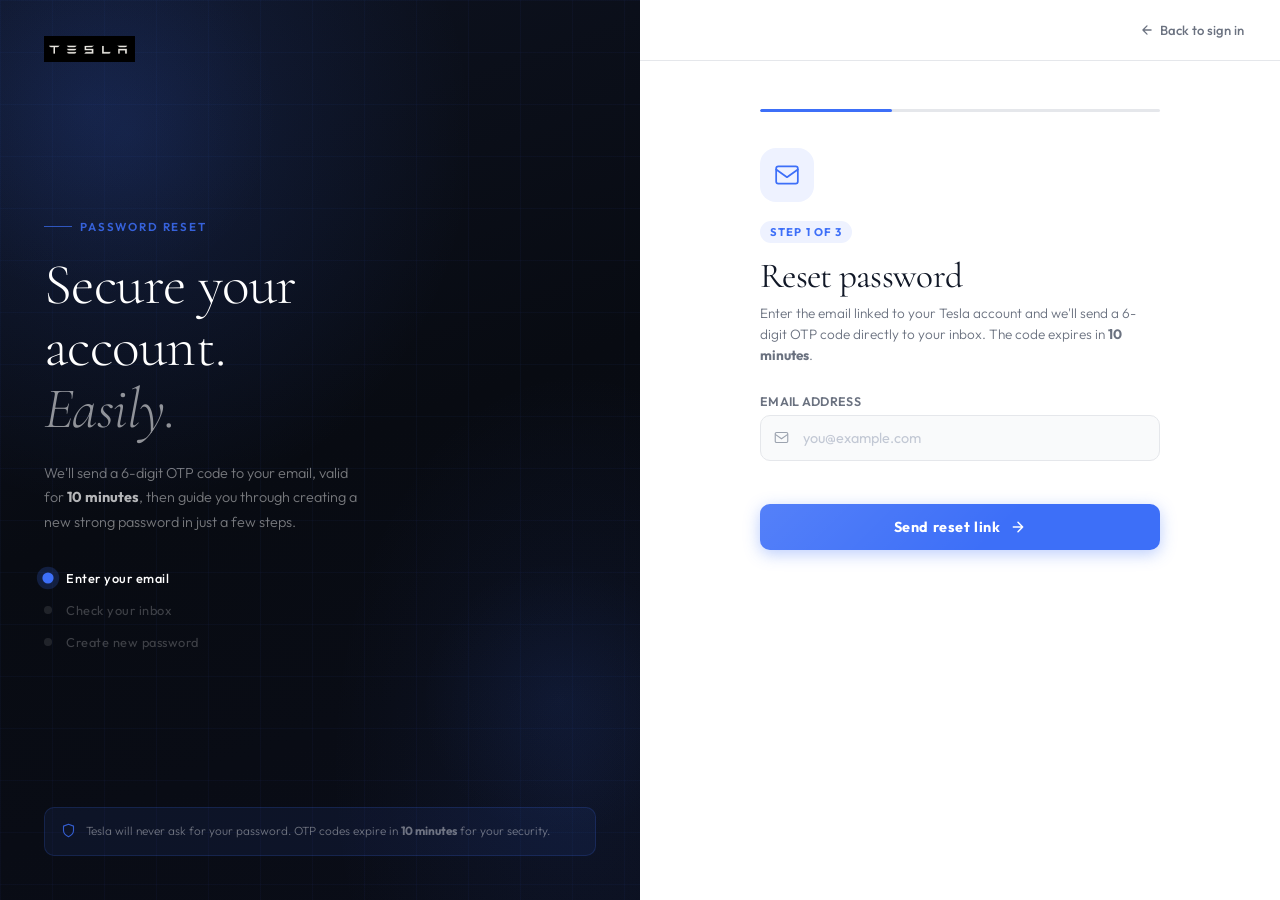
<file: reset.html>
<!DOCTYPE html>
<html lang="en">
<head>
<meta charset="UTF-8">
<meta name="viewport" content="width=device-width, initial-scale=1.0">
<title>Tesla — Reset Password</title>
<link rel="preconnect" href="https://fonts.googleapis.com">
<link rel="icon" type="image/svg+xml" href="images/Logo.png">
<link href="https://fonts.googleapis.com/css2?family=Cormorant+Garamond:ital,wght@0,300;0,400;0,600;1,300;1,400&family=Outfit:wght@300;400;500;600;700&display=swap" rel="stylesheet">
<style>
*, *::before, *::after { box-sizing: border-box; margin: 0; padding: 0; }
:root {
  --blue:#3d6ff8; --blue-deep:#2554e0; --blue-glow:rgba(61,111,248,0.22); --blue-tint:#eef2ff;
  --red:#e31937; --dark:#0a0d14; --ink:#111827; --sub:#6b7280; --muted:#9ca3af;
  --border:#e5e7eb; --surface:#f9fafb; --white:#ffffff; --success:#16a34a; --warn:#d97706;
  --font-serif:'Cormorant Garamond',Georgia,serif; --font-sans:'Outfit',sans-serif;
  --ease:cubic-bezier(0.4,0,0.2,1); --ease-spring:cubic-bezier(0.34,1.56,0.64,1);
}
html,body{height:100%}
body{font-family:var(--font-sans);background:var(--dark);color:var(--ink);min-height:100vh;overflow-x:hidden}

/* LAYOUT */
.auth-wrap{display:grid;grid-template-columns:1fr 1fr;min-height:100vh}

/* LEFT */
.auth-left{position:relative;overflow:hidden;display:flex;flex-direction:column;justify-content:space-between;padding:36px 44px 44px}
.auth-left::before{content:'';position:absolute;inset:0;background:radial-gradient(ellipse 90% 70% at 20% 15%,rgba(61,111,248,0.15) 0%,transparent 60%),radial-gradient(ellipse 70% 80% at 90% 85%,rgba(61,111,248,0.08) 0%,transparent 55%),linear-gradient(160deg,#0d1220 0%,#080b12 50%,#0a0d18 100%);z-index:0}
.auth-left::after{content:'';position:absolute;inset:0;background-image:linear-gradient(rgba(61,111,248,0.045) 1px,transparent 1px),linear-gradient(90deg,rgba(61,111,248,0.045) 1px,transparent 1px);background-size:52px 52px;z-index:0}
.auth-left>*{position:relative;z-index:1}
.left-brand{display:flex;align-items:center;gap:14px}
.left-logo{height:26px;width:auto;filter:invert(1)}
.left-logo-text{font-family:var(--font-sans);font-size:1.1rem;font-weight:700;color:white;letter-spacing:0.18em;text-transform:uppercase}
.left-hero{flex:1;display:flex;flex-direction:column;justify-content:center;padding:40px 0}
.left-hero__eyebrow{display:inline-flex;align-items:center;gap:8px;font-size:0.72rem;font-weight:600;letter-spacing:0.16em;text-transform:uppercase;color:rgba(61,111,248,0.85);margin-bottom:20px}
.left-hero__eyebrow::before{content:'';display:block;width:28px;height:1px;background:var(--blue);opacity:0.7}
.left-hero__title{font-family:var(--font-serif);font-size:clamp(2.8rem,4.5vw,4.2rem);font-weight:300;color:white;line-height:1.08;letter-spacing:-0.01em;margin-bottom:20px}
.left-hero__title em{font-style:italic;color:rgba(255,255,255,0.55)}
.left-hero__desc{font-size:0.9rem;font-weight:300;color:rgba(255,255,255,0.45);line-height:1.7;max-width:320px}
.left-steps{display:flex;flex-direction:column;gap:16px;margin-top:36px}
.left-step{display:flex;align-items:center;gap:14px;opacity:0.4;transition:opacity 0.4s var(--ease)}
.left-step.active{opacity:1} .left-step.done{opacity:0.65}
.left-step__dot{width:8px;height:8px;border-radius:50%;background:rgba(255,255,255,0.25);flex-shrink:0;transition:background 0.4s var(--ease),transform 0.4s var(--ease-spring)}
.left-step.active .left-step__dot{background:var(--blue);transform:scale(1.4);box-shadow:0 0 0 4px rgba(61,111,248,0.2)}
.left-step.done .left-step__dot{background:var(--success);transform:scale(1)}
.left-step__label{font-size:0.8rem;font-weight:400;color:rgba(255,255,255,0.55);letter-spacing:0.04em}
.left-step.active .left-step__label{color:white;font-weight:500}
.left-step__check{width:14px;height:14px;color:var(--success);opacity:0;transition:opacity 0.3s;flex-shrink:0}
.left-step.done .left-step__check{opacity:1}
.left-security-note{display:flex;align-items:flex-start;gap:10px;padding:14px 16px;background:rgba(61,111,248,0.08);border:1px solid rgba(61,111,248,0.18);border-radius:10px;margin-top:auto}
.left-security-note svg{width:15px;height:15px;color:rgba(61,111,248,0.8);flex-shrink:0;margin-top:1px}
.left-security-note p{font-size:0.74rem;font-weight:300;color:rgba(255,255,255,0.4);line-height:1.6}
.orb{position:absolute;border-radius:50%;pointer-events:none;z-index:0}
.orb--1{width:380px;height:380px;top:-80px;left:-100px;background:radial-gradient(circle,rgba(61,111,248,0.09) 0%,transparent 70%)}
.orb--2{width:280px;height:280px;bottom:60px;right:-60px;background:radial-gradient(circle,rgba(61,111,248,0.07) 0%,transparent 70%)}

/* RIGHT */
.auth-right{background:var(--white);display:flex;flex-direction:column;position:relative;overflow:hidden}
.auth-topbar{display:flex;align-items:center;justify-content:flex-end;padding:22px 36px;border-bottom:1px solid var(--border)}
.auth-topbar__link{display:flex;align-items:center;gap:6px;font-size:0.82rem;font-weight:500;color:var(--sub);text-decoration:none;transition:color 0.2s}
.auth-topbar__link:hover{color:var(--ink)} .auth-topbar__link:hover svg{transform:translateX(-2px)}
.auth-topbar__link svg{width:14px;height:14px;transition:transform 0.2s}
.auth-right__scroll{flex:1;overflow-y:auto;display:flex;align-items:flex-start;justify-content:center;padding:48px 36px 52px}
.auth-right__scroll::-webkit-scrollbar{width:4px} .auth-right__scroll::-webkit-scrollbar-thumb{background:var(--border);border-radius:4px}
.auth-container{width:100%;max-width:400px}

/* PROGRESS */
.progress-track{height:3px;background:var(--border);border-radius:99px;margin-bottom:36px;overflow:hidden}
.progress-fill{height:100%;background:var(--blue);border-radius:99px;transition:width 0.5s var(--ease)}

/* PANELS */
.panel{display:none}
.panel.active{display:block;animation:panelFade 0.35s var(--ease) both}
@keyframes panelFade{from{opacity:0;transform:translateX(12px)}to{opacity:1;transform:translateX(0)}}
.panel-head{margin-bottom:28px}
.panel-head__icon{width:54px;height:54px;border-radius:16px;display:flex;align-items:center;justify-content:center;margin-bottom:18px;background:var(--blue-tint);color:var(--blue)}
.panel-head__icon svg{width:26px;height:26px}
.panel-head__title{font-family:var(--font-serif);font-size:clamp(1.7rem,3.5vw,2.2rem);font-weight:400;color:var(--ink);line-height:1.1;letter-spacing:-0.02em;margin-bottom:7px}
.panel-head__sub{font-size:0.85rem;color:var(--sub);font-weight:300;line-height:1.55}
.step-badge{display:inline-flex;align-items:center;gap:6px;font-size:0.7rem;font-weight:700;letter-spacing:0.1em;text-transform:uppercase;color:var(--blue);background:var(--blue-tint);padding:4px 10px;border-radius:99px;margin-bottom:14px}

/* FIELDS */
.form{display:flex;flex-direction:column;gap:16px}
.field{display:flex;flex-direction:column;gap:6px}
.field__label{font-size:0.78rem;font-weight:600;color:var(--sub);letter-spacing:0.025em;text-transform:uppercase}
.field__wrap{position:relative;display:flex;align-items:center}
.field__ico{position:absolute;left:14px;width:15px;height:15px;color:var(--muted);pointer-events:none;flex-shrink:0;transition:color 0.2s}
.field__wrap:focus-within .field__ico{color:var(--blue)}
.field__input{width:100%;padding:13px 14px 13px 42px;background:var(--surface);border:1.5px solid var(--border);border-radius:10px;font-family:var(--font-sans);font-size:0.9rem;font-weight:400;color:var(--ink);outline:none;transition:border-color 0.2s,background 0.2s,box-shadow 0.2s}
.field__input::placeholder{color:#c2c8d4}
.field__input:focus{background:var(--white);border-color:var(--blue);box-shadow:0 0 0 4px var(--blue-glow)}
.field__eye{position:absolute;right:12px;background:none;border:none;cursor:pointer;padding:5px;color:var(--muted);display:flex;align-items:center;border-radius:6px;transition:color 0.2s,background 0.2s}
.field__eye:hover{color:var(--ink);background:rgba(0,0,0,0.04)} .field__eye svg{width:16px;height:16px} .field__eye .ico-hide{display:none}
.field__err{font-size:0.73rem;font-weight:500;color:var(--red);display:block;min-height:12px;opacity:0;transform:translateY(-3px);transition:opacity 0.2s,transform 0.2s}
.field.err .field__err{opacity:1;transform:translateY(0)}
.field.err .field__input{border-color:var(--red);box-shadow:0 0 0 4px rgba(227,25,55,0.1)}
.field.ok .field__input{border-color:var(--success)}

/* GLOBAL ERROR BANNER */
.global-err{display:none;align-items:center;gap:10px;padding:12px 14px;background:rgba(227,25,55,0.07);border:1px solid rgba(227,25,55,0.2);border-radius:10px;font-size:0.82rem;font-weight:500;color:var(--red);margin-bottom:4px}
.global-err.show{display:flex} .global-err svg{width:15px;height:15px;flex-shrink:0}

/* STRENGTH */
.strength{display:flex;align-items:center;gap:8px;margin-top:2px;opacity:0;transition:opacity 0.2s}
.strength.show{opacity:1} .strength__bars{display:flex;gap:3px;flex:1}
.strength__bar{flex:1;height:3px;border-radius:99px;background:var(--border);transition:background 0.35s}
.strength__label{font-size:0.68rem;font-weight:600;color:var(--muted);white-space:nowrap;min-width:42px;text-align:right;letter-spacing:0.02em}
.strength[data-score="1"] .strength__bar:nth-child(1){background:var(--red)}
.strength[data-score="2"] .strength__bar:nth-child(-n+2){background:var(--warn)}
.strength[data-score="3"] .strength__bar:nth-child(-n+3){background:#3b82f6}
.strength[data-score="4"] .strength__bar{background:var(--success)}

/* OTP */
.otp-wrap{display:grid;grid-template-columns:repeat(6,1fr);gap:clamp(6px,2%,10px);width:100%}
.otp-input{width:100%;aspect-ratio:1/1;min-width:0;text-align:center;font-family:var(--font-sans);font-size:clamp(1rem,4vw,1.4rem);font-weight:600;color:var(--ink);background:var(--surface);border:1.5px solid var(--border);border-radius:12px;outline:none;transition:border-color 0.2s,background 0.2s,box-shadow 0.2s,transform 0.15s;caret-color:var(--blue);padding:0}
.otp-input:focus{background:var(--white);border-color:var(--blue);box-shadow:0 0 0 4px var(--blue-glow);transform:translateY(-1px)}
.otp-input.filled{border-color:var(--blue);background:var(--blue-tint);color:var(--blue)}
.otp-input.err-cell{border-color:var(--red);box-shadow:0 0 0 4px rgba(227,25,55,0.1);animation:shake 0.35s var(--ease)}
@keyframes shake{0%,100%{transform:translateX(0)}20%{transform:translateX(-4px)}40%{transform:translateX(4px)}60%{transform:translateX(-3px)}80%{transform:translateX(3px)}}
.otp-err{font-size:0.73rem;font-weight:500;color:var(--red);display:block;min-height:12px;opacity:0;transform:translateY(-3px);transition:opacity 0.2s,transform 0.2s}
.otp-err.show{opacity:1;transform:translateY(0)}

/* RESEND */
.resend-row{display:flex;align-items:center;justify-content:space-between;font-size:0.8rem;color:var(--sub);font-weight:300}
.resend-btn{background:none;border:none;font-family:var(--font-sans);font-size:0.8rem;font-weight:600;color:var(--blue);cursor:pointer;padding:0;transition:opacity 0.2s}
.resend-btn:hover{opacity:0.7} .resend-btn:disabled{color:var(--muted);cursor:default;opacity:1}

/* REQUIREMENTS */
.req-list{display:flex;flex-direction:column;gap:6px;padding:14px 16px;background:var(--surface);border-radius:10px;border:1.5px solid var(--border)}
.req-item{display:flex;align-items:center;gap:8px;font-size:0.78rem;color:var(--muted);font-weight:400;transition:color 0.25s}
.req-item__dot{width:6px;height:6px;border-radius:50%;background:var(--border);flex-shrink:0;transition:background 0.25s,transform 0.25s var(--ease-spring)}
.req-item.met{color:var(--success)} .req-item.met .req-item__dot{background:var(--success);transform:scale(1.3)}

/* SUBMIT BUTTON */
.submit-btn{position:relative;display:flex;align-items:center;justify-content:center;gap:10px;width:100%;padding:14px 24px;background:var(--blue);color:white;border:none;border-radius:10px;font-family:var(--font-sans);font-size:0.9rem;font-weight:700;letter-spacing:0.04em;cursor:pointer;overflow:hidden;box-shadow:0 4px 16px rgba(61,111,248,0.35);transition:background 0.2s,transform 0.15s,box-shadow 0.2s;margin-top:6px}
.submit-btn::after{content:'';position:absolute;inset:0;background:linear-gradient(135deg,rgba(255,255,255,0.12) 0%,transparent 60%);pointer-events:none}
.submit-btn:hover{background:var(--blue-deep);transform:translateY(-1px);box-shadow:0 8px 22px rgba(61,111,248,0.42)}
.submit-btn:active{transform:translateY(0)} .submit-btn:disabled{opacity:0.55;cursor:not-allowed;transform:none}
.submit-btn svg{width:16px;height:16px;transition:transform 0.2s} .submit-btn:hover:not(:disabled) svg{transform:translateX(3px)}
.submit-btn.loading span,.submit-btn.loading svg{opacity:0}
.submit-btn.loading::before{content:'';position:absolute;width:18px;height:18px;border:2px solid rgba(255,255,255,0.35);border-top-color:white;border-radius:50%;animation:spin 0.7s linear infinite}
@keyframes spin{to{transform:rotate(360deg)}}

/* EMAIL PILL */
.email-pill{display:inline-flex;align-items:center;gap:8px;padding:8px 14px;background:var(--surface);border:1.5px solid var(--border);border-radius:99px;font-size:0.82rem;font-weight:500;color:var(--ink);margin-bottom:20px}
.email-pill svg{width:13px;height:13px;color:var(--blue);flex-shrink:0}

/* SUCCESS */
.success-wrap{text-align:center;padding:16px 0;animation:successPop 0.5s var(--ease-spring) both}
@keyframes successPop{from{opacity:0;transform:scale(0.88)}to{opacity:1;transform:scale(1)}}
.success-icon{width:76px;height:76px;background:#dcfce7;border-radius:50%;display:flex;align-items:center;justify-content:center;margin:0 auto 24px;color:var(--success);position:relative}
.success-icon::after{content:'';position:absolute;inset:-6px;border-radius:50%;border:2px solid rgba(22,163,74,0.15);animation:pulseRing 1.8s ease-out infinite}
@keyframes pulseRing{0%{transform:scale(0.9);opacity:0.6}60%{transform:scale(1.1);opacity:0}100%{transform:scale(1.1);opacity:0}}
.success-icon svg{width:34px;height:34px}
.success-wrap h2{font-family:var(--font-serif);font-size:2rem;font-weight:400;color:var(--ink);letter-spacing:-0.02em;margin-bottom:10px}
.success-wrap p{font-size:0.86rem;color:var(--sub);line-height:1.65;max-width:280px;margin:0 auto 28px;font-weight:300}
.success-wrap .submit-btn{max-width:240px;margin:0 auto}

/* RESPONSIVE */
@media(max-width:900px){
  .auth-wrap{grid-template-columns:1fr} .auth-left{display:none} .auth-right{min-height:100vh}
  .auth-topbar{justify-content:space-between;border-bottom:none;padding:18px 20px}
  .mobile-logo{display:flex !important;align-items:center;gap:10px;text-decoration:none}
  .mobile-logo img{height:22px} .mobile-logo span{font-size:0.95rem;font-weight:700;letter-spacing:0.14em;color:var(--ink)}
  .auth-right__scroll{padding:28px 20px 48px}
}
.mobile-logo{display:none}
@media(max-width:480px){.otp-input{border-radius:8px}}
</style>
</head>
<body>

<div class="auth-wrap">

  <!-- LEFT -->
  <div class="auth-left">
    <div class="orb orb--1"></div>
    <div class="orb orb--2"></div>
    <div class="left-brand">
      <img class="left-logo" src="/images/tesla logo.png" alt="Tesla"
           onerror="this.style.display='none';this.nextElementSibling.style.display='block'">
      <span class="left-logo-text" style="display:none">TESLA</span>
    </div>
    <div class="left-hero">
      <span class="left-hero__eyebrow">Password reset</span>
      <h1 class="left-hero__title">Secure your<br>account.<br><em>Easily.</em></h1>
      <p class="left-hero__desc">We'll send a 6-digit OTP code to your email, valid for <strong style="color:rgba(255,255,255,0.7)">10 minutes</strong>, then guide you through creating a new strong password in just a few steps.</p>
      <div class="left-steps" id="leftSteps">
        <div class="left-step active" data-step="1">
          <div class="left-step__dot"></div>
          <span class="left-step__label">Enter your email</span>
          <svg class="left-step__check" viewBox="0 0 24 24" fill="none" stroke="currentColor" stroke-width="2.5" stroke-linecap="round" stroke-linejoin="round"><path d="m5 12 5 5L20 7"/></svg>
        </div>
        <div class="left-step" data-step="2">
          <div class="left-step__dot"></div>
          <span class="left-step__label">Check your inbox</span>
          <svg class="left-step__check" viewBox="0 0 24 24" fill="none" stroke="currentColor" stroke-width="2.5" stroke-linecap="round" stroke-linejoin="round"><path d="m5 12 5 5L20 7"/></svg>
        </div>
        <div class="left-step" data-step="3">
          <div class="left-step__dot"></div>
          <span class="left-step__label">Create new password</span>
          <svg class="left-step__check" viewBox="0 0 24 24" fill="none" stroke="currentColor" stroke-width="2.5" stroke-linecap="round" stroke-linejoin="round"><path d="m5 12 5 5L20 7"/></svg>
        </div>
      </div>
    </div>
    <div class="left-security-note">
      <svg viewBox="0 0 24 24" fill="none" stroke="currentColor" stroke-width="1.8" stroke-linecap="round" stroke-linejoin="round"><path d="M12 22s8-4 8-10V5l-8-3-8 3v7c0 6 8 10 8 10z"/></svg>
      <p>Tesla will never ask for your password. OTP codes expire in <strong>10 minutes</strong> for your security.</p>
    </div>
  </div>

  <!-- RIGHT -->
  <div class="auth-right">
    <div class="auth-topbar">
      <a class="mobile-logo" href="auth.html">
        <img src="/images/tesla logo.png" alt="Tesla" onerror="this.style.display='none';this.nextElementSibling.style.display='inline'">
        <span style="display:none">TESLA</span>
      </a>
      <a class="auth-topbar__link" href="auth.html">
        <svg viewBox="0 0 24 24" fill="none" stroke="currentColor" stroke-width="2.2" stroke-linecap="round" stroke-linejoin="round"><path d="M19 12H5M12 5l-7 7 7 7"/></svg>
        Back to sign in
      </a>
    </div>

    <div class="auth-right__scroll">
      <div class="auth-container">

        <div class="progress-track">
          <div class="progress-fill" id="progressFill" style="width:33%"></div>
        </div>

        <!-- STEP 1: Email -->
        <div class="panel active" id="panel-step1">
          <div class="panel-head">
            <div class="panel-head__icon">
              <svg viewBox="0 0 24 24" fill="none" stroke="currentColor" stroke-width="1.6" stroke-linecap="round" stroke-linejoin="round"><rect x="2" y="4" width="20" height="16" rx="2"/><path d="m2 7 10 7 10-7"/></svg>
            </div>
            <div class="step-badge">Step 1 of 3</div>
            <h1 class="panel-head__title">Reset password</h1>
            <p class="panel-head__sub">Enter the email linked to your Tesla account and we'll send a 6-digit OTP code directly to your inbox. The code expires in <strong>10 minutes</strong>.</p>
          </div>
          <div class="global-err" id="step1Err">
            <svg viewBox="0 0 24 24" fill="none" stroke="currentColor" stroke-width="2" stroke-linecap="round" stroke-linejoin="round"><circle cx="12" cy="12" r="10"/><line x1="12" y1="8" x2="12" y2="12"/><line x1="12" y1="16" x2="12.01" y2="16"/></svg>
            <span id="step1ErrMsg">No account found with this email.</span>
          </div>
          <form class="form" id="step1Form" novalidate>
            <div class="field" id="sf1-email">
              <label class="field__label" for="s1-email">Email address</label>
              <div class="field__wrap">
                <svg class="field__ico" viewBox="0 0 24 24" fill="none" stroke="currentColor" stroke-width="1.8"><rect x="2" y="4" width="20" height="16" rx="2"/><path d="m2 7 10 7 10-7"/></svg>
                <input class="field__input" type="email" id="s1-email" placeholder="you@example.com" autocomplete="email">
              </div>
              <span class="field__err">Please enter a valid email address</span>
            </div>
            <button type="submit" class="submit-btn" id="step1Btn">
              <span>Send reset link</span>
              <svg viewBox="0 0 24 24" fill="none" stroke="currentColor" stroke-width="2.2" stroke-linecap="round" stroke-linejoin="round"><path d="M5 12h14M12 5l7 7-7 7"/></svg>
            </button>
          </form>
        </div>

        <!-- STEP 2: Link Sent -->
        <div class="panel" id="panel-step2">
          <div class="panel-head">
            <div class="panel-head__icon">
              <svg viewBox="0 0 24 24" fill="none" stroke="currentColor" stroke-width="1.6" stroke-linecap="round" stroke-linejoin="round"><rect x="2" y="4" width="20" height="16" rx="2"/><path d="m2 7 10 7 10-7"/></svg>
            </div>
            <div class="step-badge">Step 2 of 3</div>
            <h1 class="panel-head__title">Check your inbox</h1>
            <p class="panel-head__sub">We sent a password reset link to</p>
          </div>
          <div class="email-pill">
            <svg viewBox="0 0 24 24" fill="none" stroke="currentColor" stroke-width="2"><rect x="2" y="4" width="20" height="16" rx="2"/><path d="m2 7 10 7 10-7"/></svg>
            <span id="sentEmailDisplay">—</span>
          </div>
          <p style="font-size:0.85rem;color:#6b7280;line-height:1.7;margin-bottom:24px;">
            Click the link in the email to set your new password. It expires in <strong>1 hour</strong>. Check your spam folder if you don't see it.
          </p>
          <a href="auth.html" class="submit-btn" style="text-decoration:none;display:flex;">
            <span>Back to Sign In</span>
            <svg viewBox="0 0 24 24" fill="none" stroke="currentColor" stroke-width="2.2" stroke-linecap="round" stroke-linejoin="round"><path d="M5 12h14M12 5l7 7-7 7"/></svg>
          </a>
        </div>

        <!-- STEP 3: New Password -->
        <div class="panel" id="panel-step3">
          <div class="panel-head">
            <div class="panel-head__icon">
              <svg viewBox="0 0 24 24" fill="none" stroke="currentColor" stroke-width="1.6" stroke-linecap="round" stroke-linejoin="round"><rect x="3" y="11" width="18" height="11" rx="2"/><path d="M7 11V7a5 5 0 0 1 10 0v4"/><circle cx="12" cy="16" r="1" fill="currentColor"/></svg>
            </div>
            <div class="step-badge">Step 3 of 3</div>
            <h1 class="panel-head__title">New password</h1>
            <p class="panel-head__sub">Choose a strong password you haven't used before.</p>
          </div>
          <div class="global-err" id="step3Err">
            <svg viewBox="0 0 24 24" fill="none" stroke="currentColor" stroke-width="2" stroke-linecap="round" stroke-linejoin="round"><circle cx="12" cy="12" r="10"/><line x1="12" y1="8" x2="12" y2="12"/><line x1="12" y1="16" x2="12.01" y2="16"/></svg>
            <span id="step3ErrMsg">Failed to update password. Please try again.</span>
          </div>
          <form class="form" id="step3Form" novalidate>
            <div class="field" id="sf3-pass">
              <label class="field__label" for="s3-pass">New password</label>
              <div class="field__wrap">
                <svg class="field__ico" viewBox="0 0 24 24" fill="none" stroke="currentColor" stroke-width="1.8"><rect x="3" y="11" width="18" height="11" rx="2"/><path d="M7 11V7a5 5 0 0 1 10 0v4"/></svg>
                <input class="field__input" type="password" id="s3-pass" placeholder="Min. 8 characters" autocomplete="new-password">
                <button type="button" class="field__eye" data-target="s3-pass" aria-label="Toggle visibility">
                  <svg class="ico-show" viewBox="0 0 24 24" fill="none" stroke="currentColor" stroke-width="1.8"><path d="M1 12s4-8 11-8 11 8 11 8-4 8-11 8-11-8-11-8z"/><circle cx="12" cy="12" r="3"/></svg>
                  <svg class="ico-hide" viewBox="0 0 24 24" fill="none" stroke="currentColor" stroke-width="1.8"><path d="M17.94 17.94A10.07 10.07 0 0 1 12 20c-7 0-11-8-11-8a18.45 18.45 0 0 1 5.06-5.94M9.9 4.24A9.12 9.12 0 0 1 12 4c7 0 11 8 11 8a18.5 18.5 0 0 1-2.16 3.19m-6.72-1.07a3 3 0 1 1-4.24-4.24"/><line x1="1" y1="1" x2="23" y2="23"/></svg>
                </button>
              </div>
              <div class="strength" id="strengthMeter" data-score="0">
                <div class="strength__bars">
                  <div class="strength__bar"></div><div class="strength__bar"></div>
                  <div class="strength__bar"></div><div class="strength__bar"></div>
                </div>
                <span class="strength__label" id="strengthLabel">—</span>
              </div>
              <span class="field__err">Password must be at least 8 characters</span>
            </div>
            <div class="req-list">
              <div class="req-item" data-req="length"><div class="req-item__dot"></div>At least 8 characters</div>
              <div class="req-item" data-req="case"><div class="req-item__dot"></div>Uppercase &amp; lowercase letters</div>
              <div class="req-item" data-req="number"><div class="req-item__dot"></div>At least one number</div>
              <div class="req-item" data-req="special"><div class="req-item__dot"></div>At least one special character</div>
            </div>
            <div class="field" id="sf3-confirm">
              <label class="field__label" for="s3-confirm">Confirm password</label>
              <div class="field__wrap">
                <svg class="field__ico" viewBox="0 0 24 24" fill="none" stroke="currentColor" stroke-width="1.8"><rect x="3" y="11" width="18" height="11" rx="2"/><path d="M7 11V7a5 5 0 0 1 10 0v4"/></svg>
                <input class="field__input" type="password" id="s3-confirm" placeholder="Re-enter password" autocomplete="new-password">
                <button type="button" class="field__eye" data-target="s3-confirm" aria-label="Toggle visibility">
                  <svg class="ico-show" viewBox="0 0 24 24" fill="none" stroke="currentColor" stroke-width="1.8"><path d="M1 12s4-8 11-8 11 8 11 8-4 8-11 8-11-8-11-8z"/><circle cx="12" cy="12" r="3"/></svg>
                  <svg class="ico-hide" viewBox="0 0 24 24" fill="none" stroke="currentColor" stroke-width="1.8"><path d="M17.94 17.94A10.07 10.07 0 0 1 12 20c-7 0-11-8-11-8a18.45 18.45 0 0 1 5.06-5.94M9.9 4.24A9.12 9.12 0 0 1 12 4c7 0 11 8 11 8a18.5 18.5 0 0 1-2.16 3.19m-6.72-1.07a3 3 0 1 1-4.24-4.24"/><line x1="1" y1="1" x2="23" y2="23"/></svg>
                </button>
              </div>
              <span class="field__err">Passwords do not match</span>
            </div>
            <button type="submit" class="submit-btn" id="step3Btn">
              <span>Set New Password</span>
              <svg viewBox="0 0 24 24" fill="none" stroke="currentColor" stroke-width="2.2" stroke-linecap="round" stroke-linejoin="round"><path d="M5 12h14M12 5l7 7-7 7"/></svg>
            </button>
          </form>
        </div>

        <!-- SUCCESS -->
        <div class="panel" id="panel-success">
          <div class="success-wrap">
            <div class="success-icon">
              <svg viewBox="0 0 24 24" fill="none" stroke="currentColor" stroke-width="2.2" stroke-linecap="round" stroke-linejoin="round"><path d="m5 12 5 5L20 7"/></svg>
            </div>
            <h2>Password updated</h2>
            <p>Your Tesla account password has been reset successfully. You can now sign in with your new credentials.</p>
            <a href="auth.html" class="submit-btn" style="text-decoration:none;display:flex;max-width:240px;margin:0 auto;">
              <span>Sign In Now</span>
              <svg viewBox="0 0 24 24" fill="none" stroke="currentColor" stroke-width="2.2" stroke-linecap="round" stroke-linejoin="round"><path d="M5 12h14M12 5l7 7-7 7"/></svg>
            </a>
          </div>
        </div>

      </div>
    </div>
  </div>
</div>


<script src="sdk.js"></script>
<script src="appwrite.js"></script>
<script>
/* ── STATE ── */
const PROGRESS={1:'33%',2:'66%',3:'100%',4:'100%'};

/* ── ON LOAD: if URL has userId+secret, go straight to step 3 (new password) ── */
(function(){
  const p=new URLSearchParams(window.location.search);
  if(p.get('userId')&&p.get('secret')){
    goToStep(3);
    setTimeout(()=>document.getElementById('s3-pass').focus(),100);
  }
})();

/* ── NAVIGATION ── */
function goToStep(n){
  document.querySelectorAll('.panel').forEach(p=>p.classList.remove('active'));
  document.getElementById({1:'panel-step1',2:'panel-step2',3:'panel-step3',4:'panel-success'}[n]).classList.add('active');
  document.getElementById('progressFill').style.width=PROGRESS[n]||'100%';
  document.querySelectorAll('.left-step').forEach(el=>{const s=parseInt(el.dataset.step);el.classList.remove('active','done');if(s===n)el.classList.add('active');else if(s<n)el.classList.add('done');});
  document.querySelector('.progress-track').style.opacity=n===4?'0':'1';
}

/* ── HELPERS ── */
function isValidEmail(v){return /^[^\s@]+@[^\s@]+\.[^\s@]+$/.test(v.trim());}
function setErr(el,msg){el.classList.add('err');el.classList.remove('ok');if(msg)el.querySelector('.field__err').textContent=msg;}
function setOk(el){el.classList.remove('err');el.classList.add('ok');}
function clearErr(el){el.classList.remove('err','ok');}
function showGlobalErr(id,msg){if(msg)document.getElementById(id+'Msg').textContent=msg;document.getElementById(id).classList.add('show');}
function hideGlobalErr(id){document.getElementById(id).classList.remove('show');}

/* ── STEP 1: enter email → send reset link ── */
document.getElementById('step1Form').addEventListener('submit',async function(e){
  e.preventDefault();
  hideGlobalErr('step1Err');
  const emailField=document.getElementById('sf1-email'),emailVal=document.getElementById('s1-email').value.trim();
  if(!isValidEmail(emailVal)){setErr(emailField,'Please enter a valid email address');return;}
  setOk(emailField);
  const btn=document.getElementById('step1Btn');btn.classList.add('loading');btn.disabled=true;
  try{
    await sendPasswordResetLink(emailVal);
    document.getElementById('sentEmailDisplay').textContent=emailVal;
    goToStep(2);
  }catch(err){
    const m=(err.message||'').toLowerCase();
    if(m.includes('not found')||m.includes('user')||m.includes('invalid'))showGlobalErr('step1Err','No account found with this email address.');
    else showGlobalErr('step1Err','Failed to send reset link. Please try again.');
  }finally{btn.classList.remove('loading');btn.disabled=false;}
});

/* ── STEP 3: set new password (arrived via reset link) ── */
const passInput=document.getElementById('s3-pass'),sMeter=document.getElementById('strengthMeter'),sLabel=document.getElementById('strengthLabel');
const REQ={length:v=>v.length>=8,case:v=>/[A-Z]/.test(v)&&/[a-z]/.test(v),number:v=>/\d/.test(v),special:v=>/[^A-Za-z0-9]/.test(v)};
passInput.addEventListener('input',()=>{
  const v=passInput.value;clearErr(document.getElementById('sf3-pass'));
  if(!v){sMeter.classList.remove('show');return;}
  sMeter.classList.add('show');
  const score=[v.length>=8,/[A-Z]/.test(v)&&/[a-z]/.test(v),/\d/.test(v),/[^A-Za-z0-9]/.test(v)].filter(Boolean).length;
  sMeter.dataset.score=score;sLabel.textContent=['','Weak','Fair','Good','Strong'][score]||'—';sLabel.style.color=['','#e31937','#d97706','#3b82f6','#16a34a'][score]||'#9ca3af';
  document.querySelectorAll('.req-item').forEach(item=>item.classList.toggle('met',REQ[item.dataset.req](v)));
});
document.getElementById('s3-confirm').addEventListener('input',()=>clearErr(document.getElementById('sf3-confirm')));

document.getElementById('step3Form').addEventListener('submit',async function(e){
  e.preventDefault();hideGlobalErr('step3Err');
  const passEl=document.getElementById('sf3-pass'),confirmEl=document.getElementById('sf3-confirm');
  const passVal=document.getElementById('s3-pass').value,confVal=document.getElementById('s3-confirm').value;
  let ok=true;
  if(passVal.length<8){setErr(passEl,'Password must be at least 8 characters');ok=false;}else setOk(passEl);
  if(!confVal||confVal!==passVal){setErr(confirmEl,'Passwords do not match');ok=false;}else setOk(confirmEl);
  if(!ok)return;
  const p=new URLSearchParams(window.location.search),userId=p.get('userId'),secret=p.get('secret');
  if(!userId||!secret){showGlobalErr('step3Err','Invalid reset link. Please request a new one.');return;}
  const btn=document.getElementById('step3Btn');btn.classList.add('loading');btn.disabled=true;
  try{
    await completePasswordReset(userId,secret,passVal);
    goToStep(4);
  }catch(err){
    const m=(err.message||'').toLowerCase();
    if(m.includes('expired')||m.includes('invalid')||m.includes('401'))showGlobalErr('step3Err','This link has expired. Please request a new one.');
    else showGlobalErr('step3Err','Failed to update password. Please try again.');
  }finally{btn.classList.remove('loading');btn.disabled=false;}
});

/* ── PASSWORD TOGGLE ── */
document.querySelectorAll('.field__eye').forEach(btn=>{btn.addEventListener('click',()=>{const inp=document.getElementById(btn.dataset.target);const h=inp.type==='password';inp.type=h?'text':'password';btn.querySelector('.ico-show').style.display=h?'none':'';btn.querySelector('.ico-hide').style.display=h?'':'none';});});
document.querySelectorAll('.field__input').forEach(inp=>inp.addEventListener('input',()=>{const f=inp.closest('.field');if(f)clearErr(f);}));
</script>
</body>
</html>
</file>
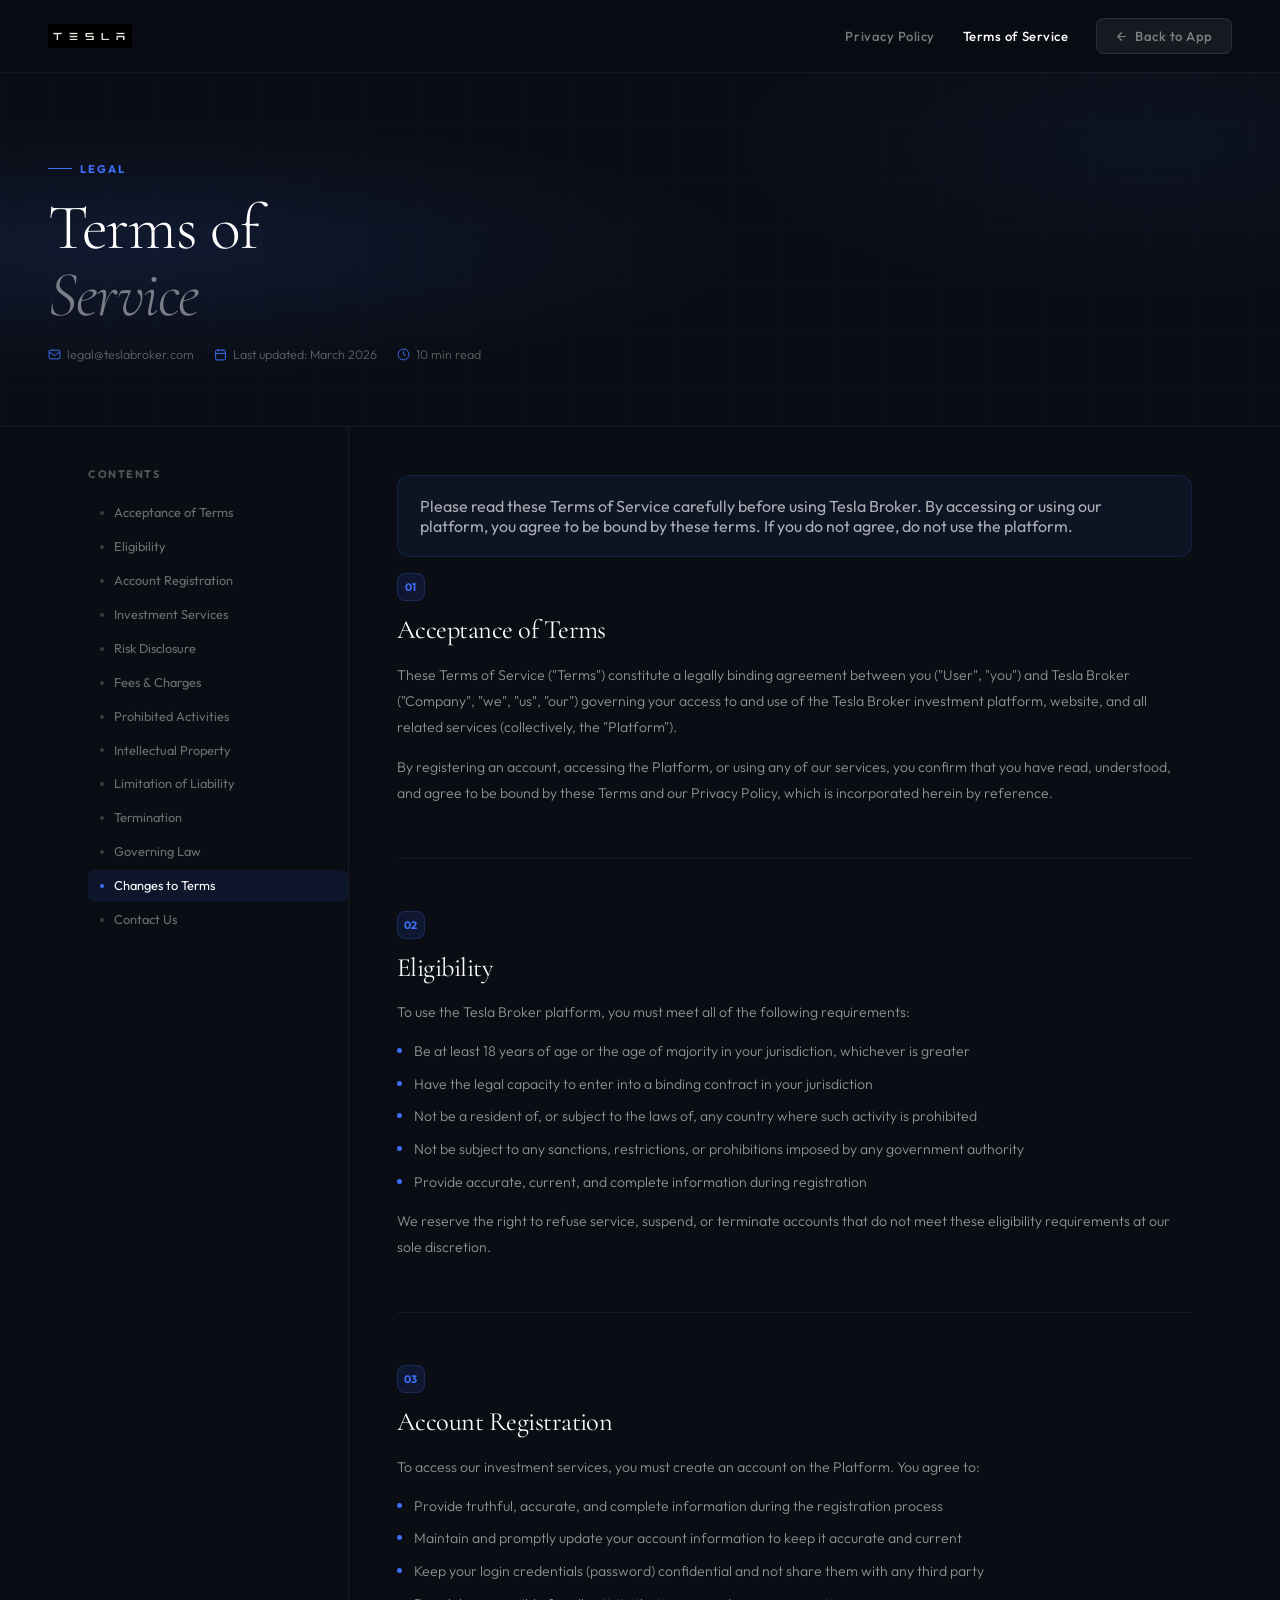
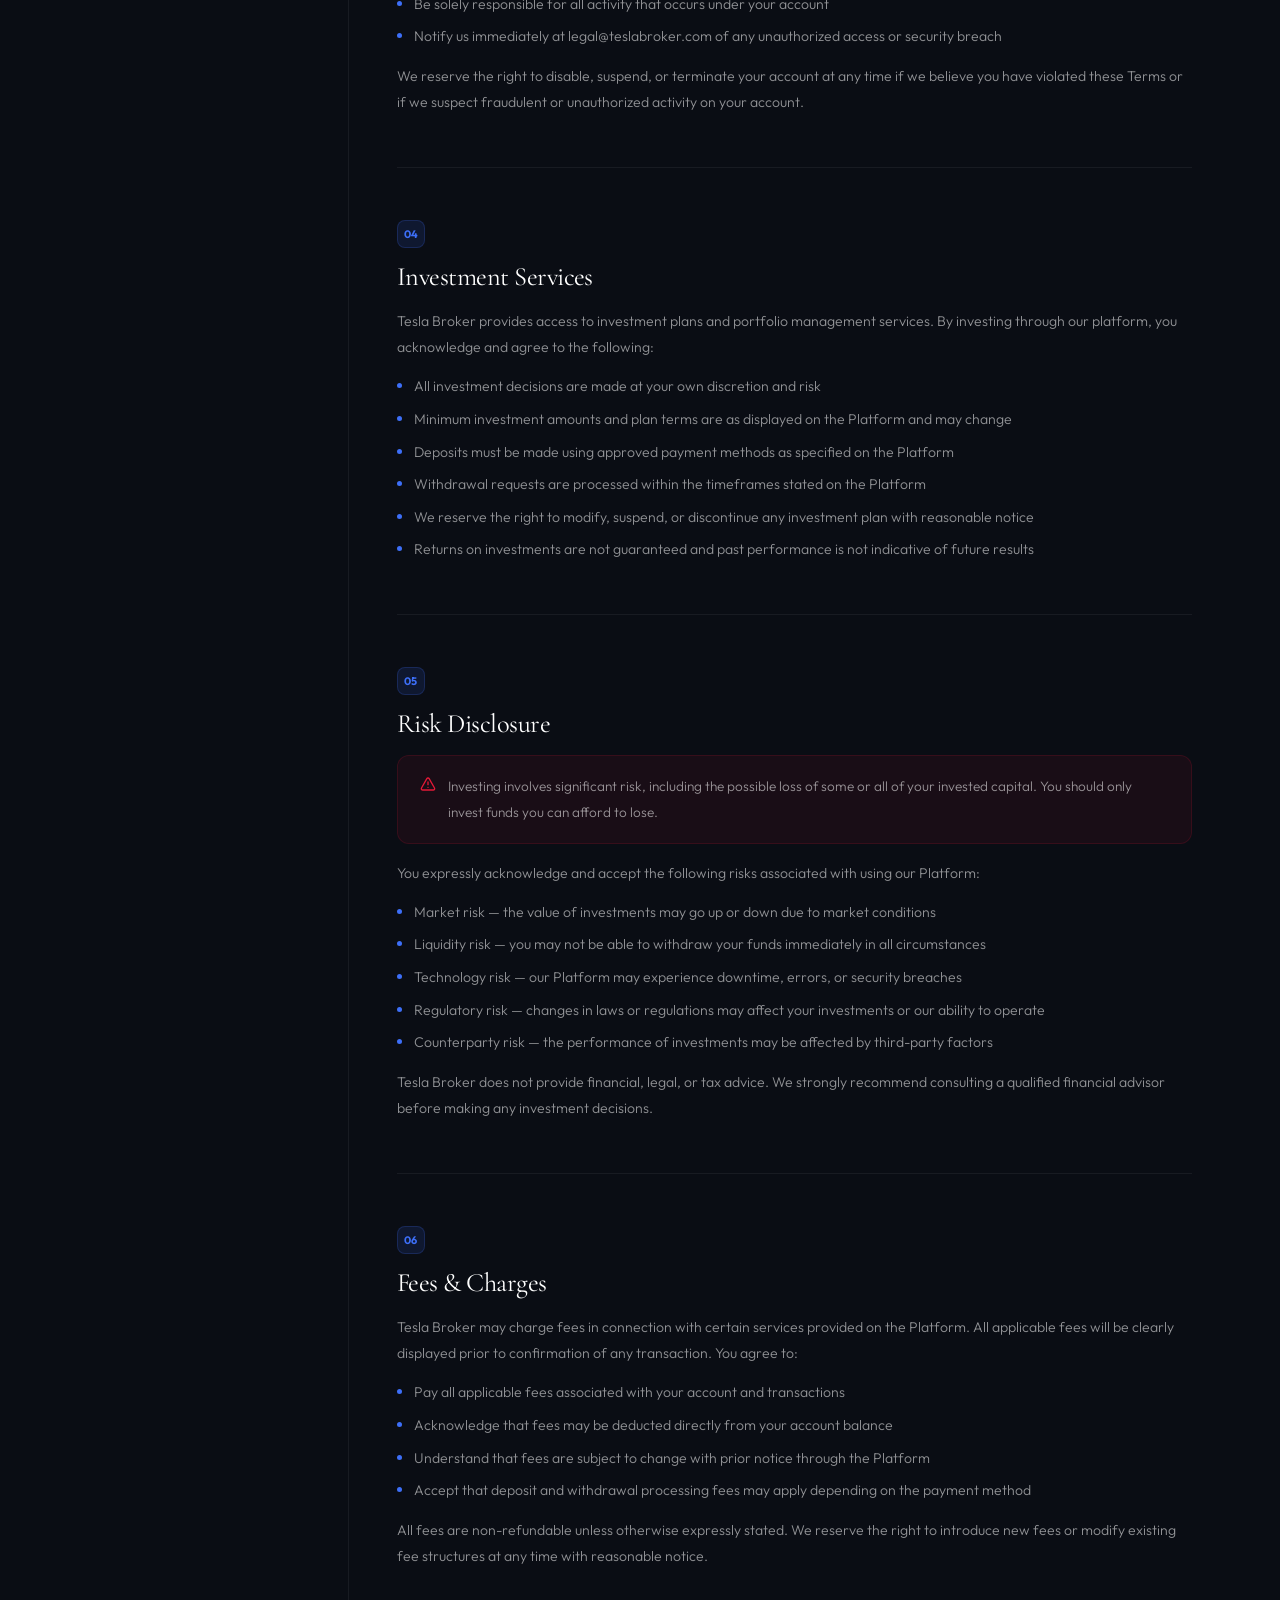
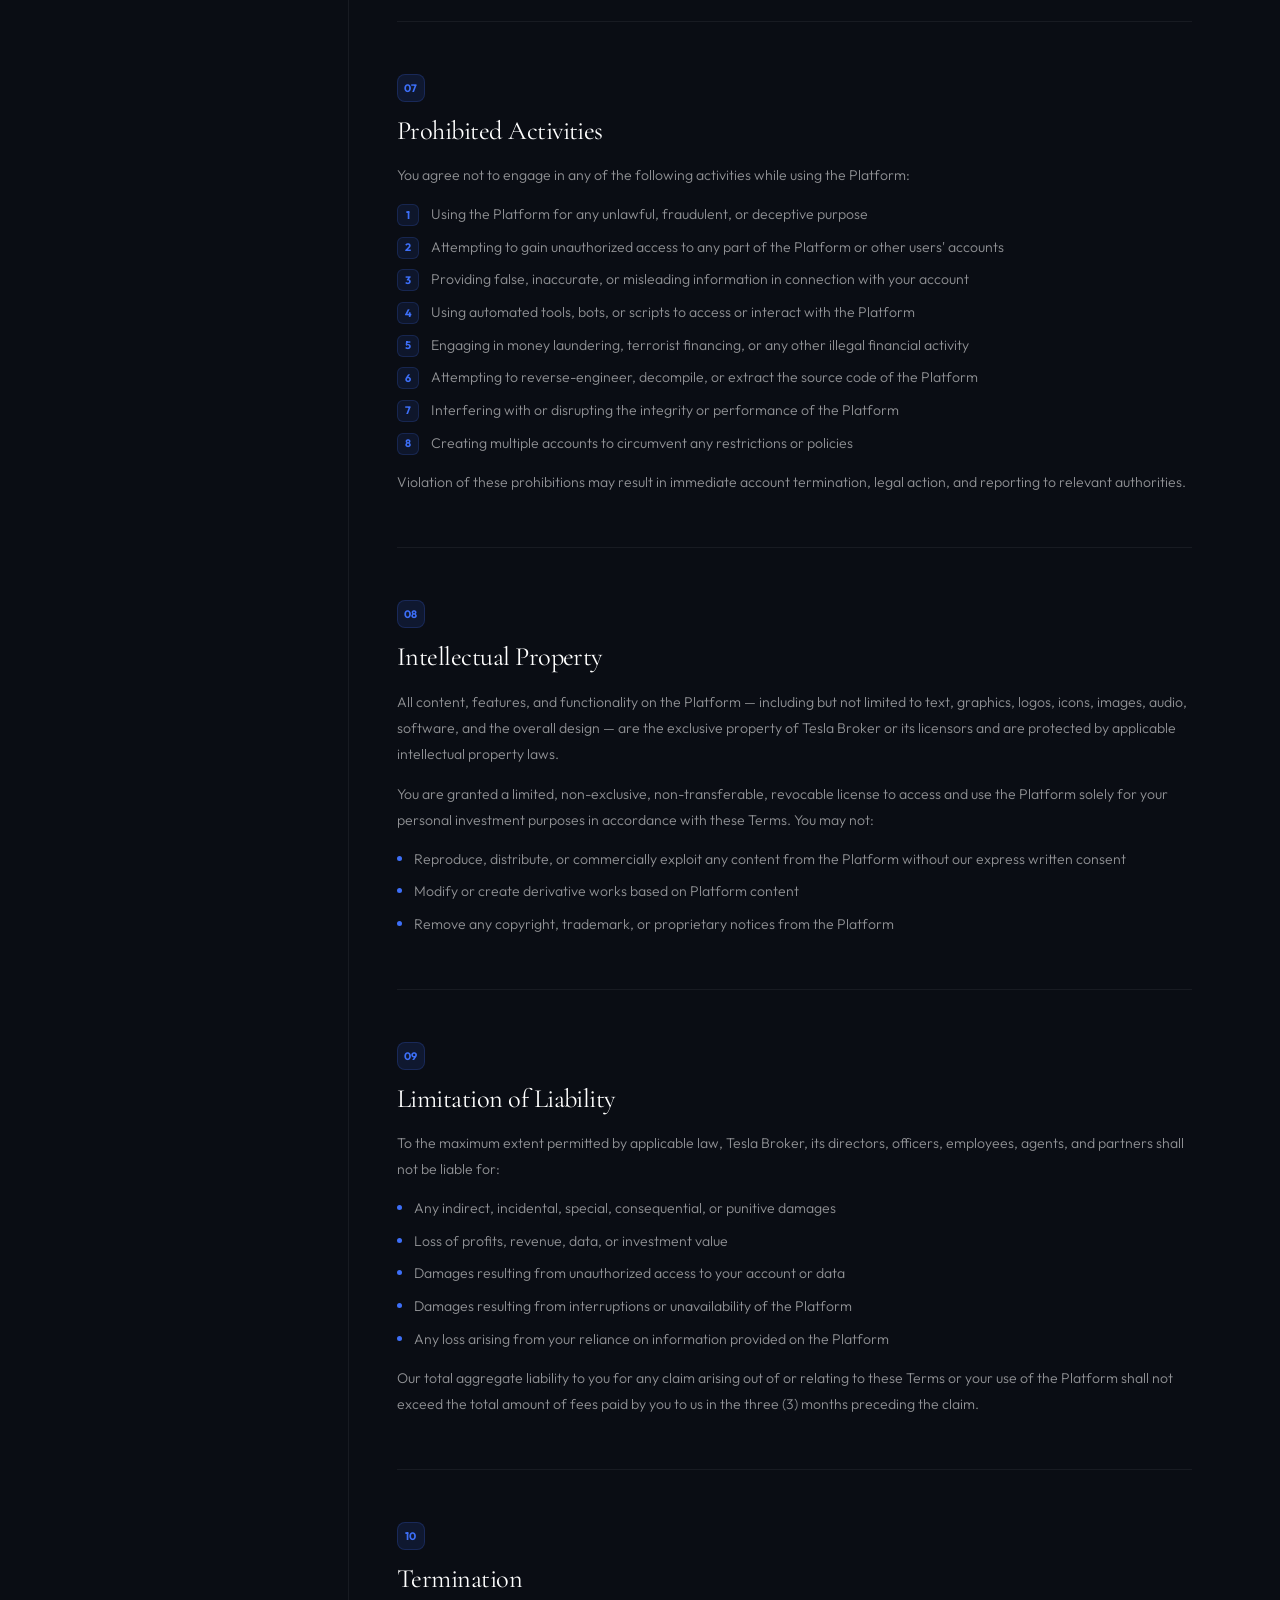
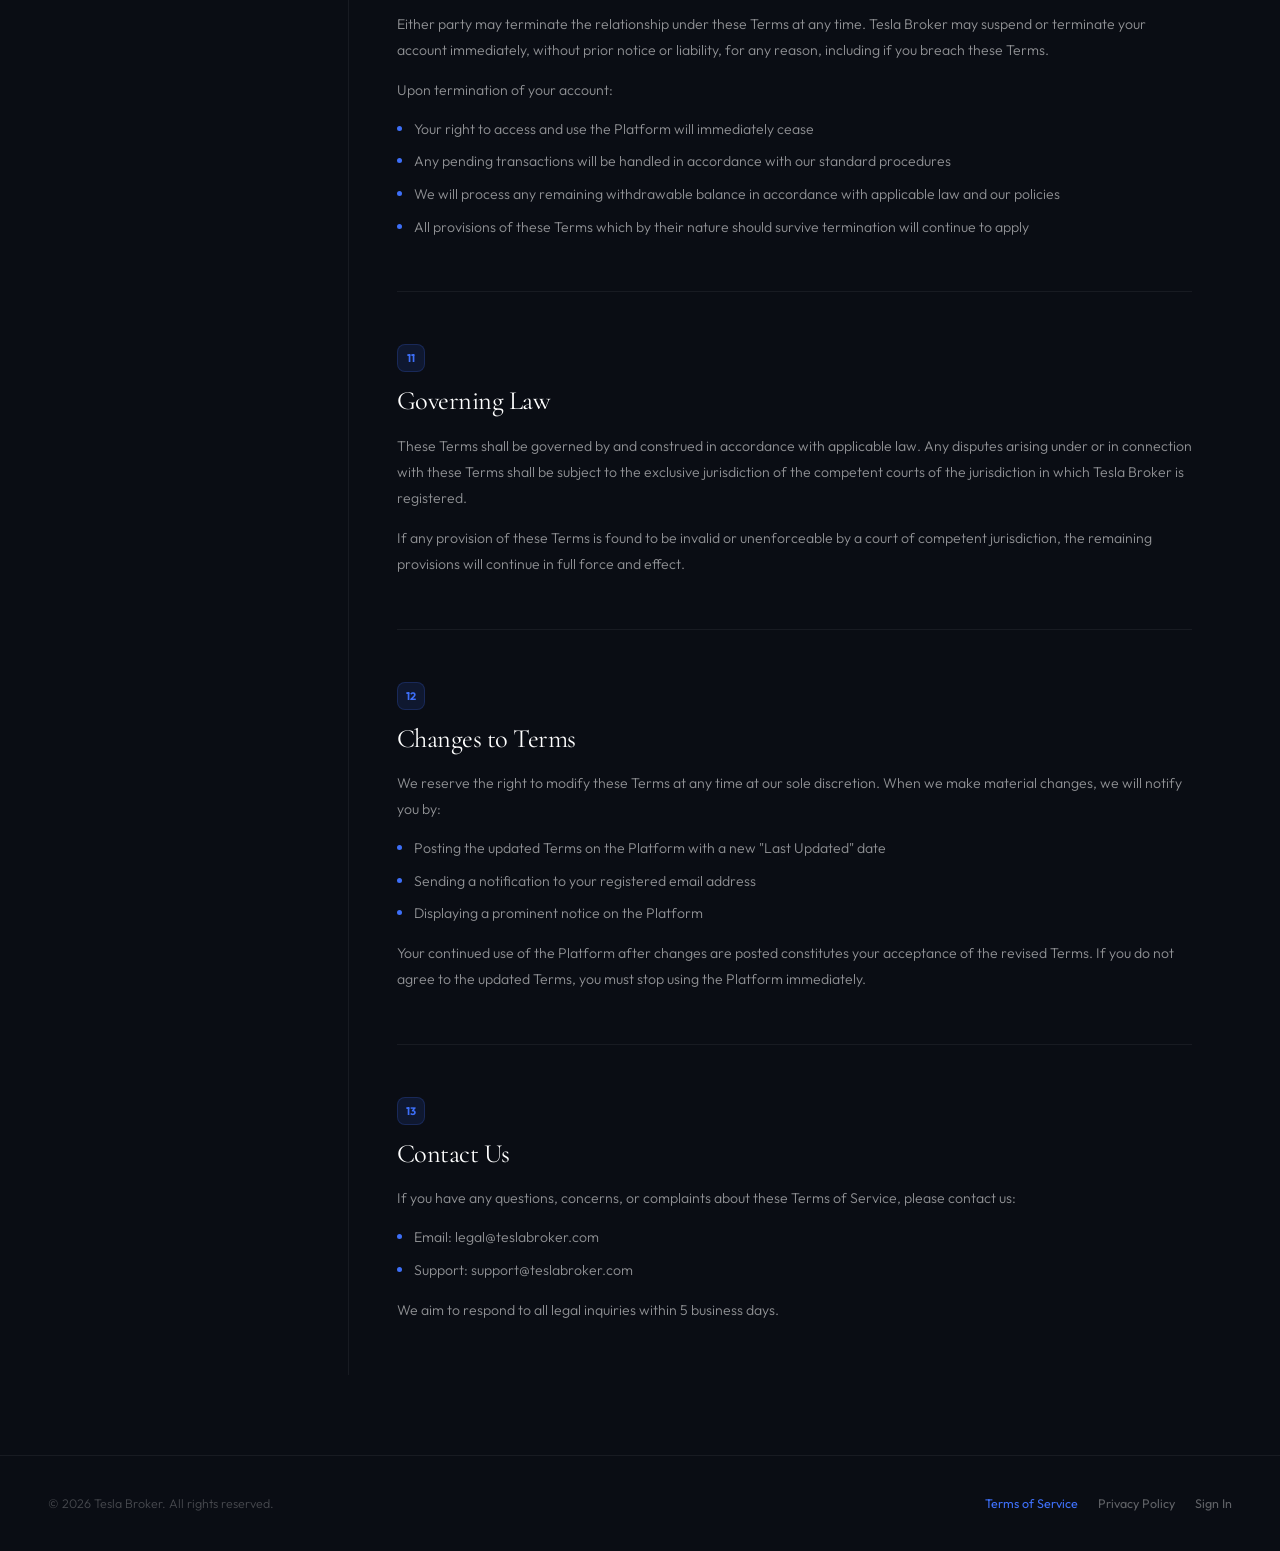
<file: terms.html>
<!DOCTYPE html>
<html lang="en">
<head>
<meta charset="UTF-8">
<meta name="viewport" content="width=device-width, initial-scale=1.0">
<title>Tesla Broker — Terms of Service</title>
<link rel="preconnect" href="https://fonts.googleapis.com">
<link rel="icon" type="image/svg+xml" href="images/Logo.png">
<link href="https://fonts.googleapis.com/css2?family=Cormorant+Garamond:ital,wght@0,300;0,400;0,600;1,300;1,400&family=Outfit:wght@300;400;500;600;700&display=swap" rel="stylesheet">
<style>
*, *::before, *::after { box-sizing: border-box; margin: 0; padding: 0; }
:root {
  --blue:      #3d6ff8;
  --blue-deep: #2554e0;
  --blue-glow: rgba(61,111,248,0.18);
  --blue-tint: #eef2ff;
  --red:       #e31937;
  --dark:      #0a0d14;
  --dark2:     #0d1220;
  --ink:       #111827;
  --sub:       #6b7280;
  --muted:     #9ca3af;
  --border:    #e5e7eb;
  --surface:   #f9fafb;
  --white:     #ffffff;
  --font-serif:'Cormorant Garamond', Georgia, serif;
  --font-sans: 'Outfit', sans-serif;
  --ease:      cubic-bezier(0.4,0,0.2,1);
}
html { scroll-behavior: smooth; }
body { font-family: var(--font-sans); background: var(--dark); color: var(--white); min-height: 100vh; }

/* ── HEADER ── */
.site-header {
  position: sticky; top: 0; z-index: 100;
  display: flex; align-items: center; justify-content: space-between;
  padding: 18px 48px;
  background: rgba(10,13,20,0.92);
  backdrop-filter: blur(16px);
  border-bottom: 1px solid rgba(255,255,255,0.06);
}
.header-brand { display: flex; align-items: center; gap: 12px; text-decoration: none; }
.header-logo { height: 24px; filter: invert(1); }
.header-logo-text { font-size: 1rem; font-weight: 700; color: white; letter-spacing: 0.18em; text-transform: uppercase; }
.header-nav { display: flex; align-items: center; gap: 28px; }
.header-nav a { font-size: 0.82rem; font-weight: 500; color: rgba(255,255,255,0.45); text-decoration: none; letter-spacing: 0.04em; transition: color 0.2s; }
.header-nav a:hover { color: white; }
.header-nav a.active { color: white; }
.btn-back {
  display: inline-flex; align-items: center; gap: 7px;
  padding: 9px 18px; background: rgba(255,255,255,0.06);
  border: 1px solid rgba(255,255,255,0.1); border-radius: 8px;
  font-size: 0.8rem; font-weight: 600; color: rgba(255,255,255,0.7);
  text-decoration: none; transition: all 0.2s;
}
.btn-back:hover { background: rgba(255,255,255,0.1); color: white; }
.btn-back svg { width: 13px; height: 13px; }

/* ── HERO ── */
.hero {
  position: relative; overflow: hidden;
  padding: 80px 48px 64px;
  border-bottom: 1px solid rgba(255,255,255,0.06);
}
.hero::before {
  content: '';
  position: absolute; inset: 0;
  background:
    radial-gradient(ellipse 80% 60% at 10% 50%, rgba(61,111,248,0.12) 0%, transparent 60%),
    radial-gradient(ellipse 60% 80% at 90% 20%, rgba(61,111,248,0.06) 0%, transparent 55%);
  z-index: 0;
}
.hero::after {
  content: '';
  position: absolute; inset: 0;
  background-image:
    linear-gradient(rgba(61,111,248,0.04) 1px, transparent 1px),
    linear-gradient(90deg, rgba(61,111,248,0.04) 1px, transparent 1px);
  background-size: 52px 52px;
  z-index: 0;
}
.hero-inner { position: relative; z-index: 1; max-width: 760px; }
.hero-eyebrow {
  display: inline-flex; align-items: center; gap: 8px;
  font-size: 0.7rem; font-weight: 700; letter-spacing: 0.18em;
  text-transform: uppercase; color: var(--blue); margin-bottom: 18px;
}
.hero-eyebrow::before { content: ''; display: block; width: 24px; height: 1px; background: var(--blue); }
.hero h1 {
  font-family: var(--font-serif);
  font-size: clamp(2.6rem, 5vw, 4rem);
  font-weight: 300; line-height: 1.06;
  letter-spacing: -0.02em; margin-bottom: 18px;
}
.hero h1 em { font-style: italic; color: rgba(255,255,255,0.45); }
.hero-meta {
  display: flex; align-items: center; gap: 20px; flex-wrap: wrap;
  font-size: 0.78rem; color: rgba(255,255,255,0.35); font-weight: 300;
}
.hero-meta span { display: flex; align-items: center; gap: 6px; }
.hero-meta svg { width: 13px; height: 13px; color: var(--blue); flex-shrink: 0; }

/* ── LAYOUT ── */
.page-body { display: grid; grid-template-columns: 260px 1fr; gap: 0; max-width: 1200px; margin: 0 auto; padding: 0 48px 80px; align-items: start; }

/* ── SIDEBAR TOC ── */
.toc {
  position: sticky; top: 80px;
  padding: 40px 0 40px;
}
.toc-title { font-size: 0.68rem; font-weight: 700; letter-spacing: 0.14em; text-transform: uppercase; color: rgba(255,255,255,0.3); margin-bottom: 16px; }
.toc-list { list-style: none; }
.toc-list li { margin-bottom: 2px; }
.toc-list a {
  display: flex; align-items: center; gap: 10px;
  padding: 7px 12px; border-radius: 7px;
  font-size: 0.8rem; font-weight: 400; color: rgba(255,255,255,0.4);
  text-decoration: none; transition: all 0.2s; line-height: 1.4;
}
.toc-list a::before { content: ''; width: 4px; height: 4px; border-radius: 50%; background: rgba(255,255,255,0.2); flex-shrink: 0; transition: background 0.2s; }
.toc-list a:hover { color: white; background: rgba(255,255,255,0.04); }
.toc-list a:hover::before { background: var(--blue); }
.toc-list a.active { color: white; background: rgba(61,111,248,0.1); }
.toc-list a.active::before { background: var(--blue); }

/* ── CONTENT ── */
.content { padding: 48px 0 0 48px; border-left: 1px solid rgba(255,255,255,0.06); }

.section { margin-bottom: 52px; scroll-margin-top: 96px; }
.section-number {
  display: inline-flex; align-items: center; justify-content: center;
  width: 28px; height: 28px; border-radius: 8px;
  background: rgba(61,111,248,0.12); border: 1px solid rgba(61,111,248,0.2);
  font-size: 0.68rem; font-weight: 700; color: var(--blue);
  margin-bottom: 14px; letter-spacing: 0.04em;
}
.section h2 {
  font-family: var(--font-serif);
  font-size: 1.65rem; font-weight: 400;
  color: white; letter-spacing: -0.02em;
  margin-bottom: 16px; line-height: 1.15;
}
.section p {
  font-size: 0.88rem; font-weight: 300; color: rgba(255,255,255,0.55);
  line-height: 1.85; margin-bottom: 14px;
}
.section p:last-child { margin-bottom: 0; }
.section ul, .section ol {
  padding-left: 0; margin-bottom: 14px; list-style: none;
}
.section ul li, .section ol li {
  display: flex; align-items: flex-start; gap: 12px;
  font-size: 0.88rem; font-weight: 300; color: rgba(255,255,255,0.55);
  line-height: 1.75; margin-bottom: 8px; padding-left: 0;
}
.section ul li::before {
  content: ''; width: 5px; height: 5px; border-radius: 50%;
  background: var(--blue); flex-shrink: 0; margin-top: 9px;
}
.section ol { counter-reset: list; }
.section ol li { counter-increment: list; }
.section ol li::before {
  content: counter(list);
  min-width: 22px; height: 22px; border-radius: 6px;
  background: rgba(61,111,248,0.1); border: 1px solid rgba(61,111,248,0.18);
  font-size: 0.68rem; font-weight: 700; color: var(--blue);
  display: flex; align-items: center; justify-content: center;
  flex-shrink: 0; margin-top: 2px;
}

.divider { height: 1px; background: rgba(255,255,255,0.06); margin-bottom: 52px; }

.highlight-box {
  padding: 20px 22px; border-radius: 12px;
  background: rgba(61,111,248,0.07); border: 1px solid rgba(61,111,248,0.15);
  margin-bottom: 16px;
}
.highlight-box p { margin-bottom: 0; color: rgba(255,255,255,0.65); }

.warn-box {
  padding: 18px 22px; border-radius: 12px;
  background: rgba(227,25,55,0.07); border: 1px solid rgba(227,25,55,0.15);
  margin-bottom: 16px; display: flex; gap: 12px; align-items: flex-start;
}
.warn-box svg { width: 16px; height: 16px; color: var(--red); flex-shrink: 0; margin-top: 2px; }
.warn-box p { margin-bottom: 0; color: rgba(255,255,255,0.55); font-size: 0.85rem; }

/* ── FOOTER ── */
.site-footer {
  border-top: 1px solid rgba(255,255,255,0.06);
  padding: 40px 48px;
  display: flex; align-items: center; justify-content: space-between; flex-wrap: wrap; gap: 16px;
}
.footer-copy { font-size: 0.78rem; color: rgba(255,255,255,0.25); font-weight: 300; }
.footer-links { display: flex; gap: 20px; }
.footer-links a { font-size: 0.78rem; color: rgba(255,255,255,0.35); text-decoration: none; transition: color 0.2s; }
.footer-links a:hover { color: white; }
.footer-links a.current { color: var(--blue); }

@media (max-width: 900px) {
  .site-header { padding: 16px 20px; }
  .hero { padding: 52px 20px 44px; }
  .page-body { grid-template-columns: 1fr; padding: 0 20px 60px; }
  .toc { display: none; }
  .content { padding: 40px 0 0; border-left: none; }
  .site-footer { padding: 28px 20px; }
}
</style>
</head>
<body>

<!-- HEADER -->
<header class="site-header">
  <a class="header-brand" href="auth.html">
    <img class="header-logo" src="images/tesla logo.png" alt="Tesla"
         onerror="this.style.display='none';this.nextElementSibling.style.display='block'">
    <span class="header-logo-text" style="display:none">TESLA</span>
  </a>
  <nav class="header-nav">
    <a href="privacy.html">Privacy Policy</a>
    <a href="terms.html" class="active">Terms of Service</a>
    <a href="auth.html" class="btn-back">
      <svg viewBox="0 0 24 24" fill="none" stroke="currentColor" stroke-width="2.2" stroke-linecap="round" stroke-linejoin="round"><path d="M19 12H5M12 5l-7 7 7 7"/></svg>
      Back to App
    </a>
  </nav>
</header>

<!-- HERO -->
<section class="hero">
  <div class="hero-inner">
    <div class="hero-eyebrow">Legal</div>
    <h1>Terms of<br><em>Service</em></h1>
    <div class="hero-meta">
      <span><svg viewBox="0 0 24 24" fill="none" stroke="currentColor" stroke-width="1.8"><rect x="2" y="4" width="20" height="16" rx="2"/><path d="m2 7 10 7 10-7"/></svg> legal@teslabroker.com</span>
      <span><svg viewBox="0 0 24 24" fill="none" stroke="currentColor" stroke-width="1.8"><rect x="3" y="4" width="18" height="18" rx="2"/><path d="M16 2v4M8 2v4M3 10h18"/></svg> Last updated: March 2026</span>
      <span><svg viewBox="0 0 24 24" fill="none" stroke="currentColor" stroke-width="1.8"><circle cx="12" cy="12" r="10"/><path d="M12 6v6l4 2"/></svg> 10 min read</span>
    </div>
  </div>
</section>

<!-- BODY -->
<div class="page-body">

  <!-- SIDEBAR TOC -->
  <aside class="toc">
    <p class="toc-title">Contents</p>
    <ul class="toc-list">
      <li><a href="#acceptance">Acceptance of Terms</a></li>
      <li><a href="#eligibility">Eligibility</a></li>
      <li><a href="#account">Account Registration</a></li>
      <li><a href="#investment">Investment Services</a></li>
      <li><a href="#risk">Risk Disclosure</a></li>
      <li><a href="#fees">Fees & Charges</a></li>
      <li><a href="#prohibited">Prohibited Activities</a></li>
      <li><a href="#intellectual">Intellectual Property</a></li>
      <li><a href="#limitation">Limitation of Liability</a></li>
      <li><a href="#termination">Termination</a></li>
      <li><a href="#governing">Governing Law</a></li>
      <li><a href="#changes">Changes to Terms</a></li>
      <li><a href="#contact">Contact Us</a></li>
    </ul>
  </aside>

  <!-- MAIN CONTENT -->
  <main class="content">

    <div class="highlight-box">
      <p>Please read these Terms of Service carefully before using Tesla Broker. By accessing or using our platform, you agree to be bound by these terms. If you do not agree, do not use the platform.</p>
    </div>

    <div class="section" id="acceptance">
      <div class="section-number">01</div>
      <h2>Acceptance of Terms</h2>
      <p>These Terms of Service ("Terms") constitute a legally binding agreement between you ("User", "you") and Tesla Broker ("Company", "we", "us", "our") governing your access to and use of the Tesla Broker investment platform, website, and all related services (collectively, the "Platform").</p>
      <p>By registering an account, accessing the Platform, or using any of our services, you confirm that you have read, understood, and agree to be bound by these Terms and our Privacy Policy, which is incorporated herein by reference.</p>
    </div>
    <div class="divider"></div>

    <div class="section" id="eligibility">
      <div class="section-number">02</div>
      <h2>Eligibility</h2>
      <p>To use the Tesla Broker platform, you must meet all of the following requirements:</p>
      <ul>
        <li>Be at least 18 years of age or the age of majority in your jurisdiction, whichever is greater</li>
        <li>Have the legal capacity to enter into a binding contract in your jurisdiction</li>
        <li>Not be a resident of, or subject to the laws of, any country where such activity is prohibited</li>
        <li>Not be subject to any sanctions, restrictions, or prohibitions imposed by any government authority</li>
        <li>Provide accurate, current, and complete information during registration</li>
      </ul>
      <p>We reserve the right to refuse service, suspend, or terminate accounts that do not meet these eligibility requirements at our sole discretion.</p>
    </div>
    <div class="divider"></div>

    <div class="section" id="account">
      <div class="section-number">03</div>
      <h2>Account Registration</h2>
      <p>To access our investment services, you must create an account on the Platform. You agree to:</p>
      <ul>
        <li>Provide truthful, accurate, and complete information during the registration process</li>
        <li>Maintain and promptly update your account information to keep it accurate and current</li>
        <li>Keep your login credentials (password) confidential and not share them with any third party</li>
        <li>Be solely responsible for all activity that occurs under your account</li>
        <li>Notify us immediately at legal@teslabroker.com of any unauthorized access or security breach</li>
      </ul>
      <p>We reserve the right to disable, suspend, or terminate your account at any time if we believe you have violated these Terms or if we suspect fraudulent or unauthorized activity on your account.</p>
    </div>
    <div class="divider"></div>

    <div class="section" id="investment">
      <div class="section-number">04</div>
      <h2>Investment Services</h2>
      <p>Tesla Broker provides access to investment plans and portfolio management services. By investing through our platform, you acknowledge and agree to the following:</p>
      <ul>
        <li>All investment decisions are made at your own discretion and risk</li>
        <li>Minimum investment amounts and plan terms are as displayed on the Platform and may change</li>
        <li>Deposits must be made using approved payment methods as specified on the Platform</li>
        <li>Withdrawal requests are processed within the timeframes stated on the Platform</li>
        <li>We reserve the right to modify, suspend, or discontinue any investment plan with reasonable notice</li>
        <li>Returns on investments are not guaranteed and past performance is not indicative of future results</li>
      </ul>
    </div>
    <div class="divider"></div>

    <div class="section" id="risk">
      <div class="section-number">05</div>
      <h2>Risk Disclosure</h2>
      <div class="warn-box">
        <svg viewBox="0 0 24 24" fill="none" stroke="currentColor" stroke-width="2" stroke-linecap="round" stroke-linejoin="round"><path d="m21.73 18-8-14a2 2 0 0 0-3.48 0l-8 14A2 2 0 0 0 4 21h16a2 2 0 0 0 1.73-3Z"/><line x1="12" y1="9" x2="12" y2="13"/><line x1="12" y1="17" x2="12.01" y2="17"/></svg>
        <p>Investing involves significant risk, including the possible loss of some or all of your invested capital. You should only invest funds you can afford to lose.</p>
      </div>
      <p>You expressly acknowledge and accept the following risks associated with using our Platform:</p>
      <ul>
        <li>Market risk — the value of investments may go up or down due to market conditions</li>
        <li>Liquidity risk — you may not be able to withdraw your funds immediately in all circumstances</li>
        <li>Technology risk — our Platform may experience downtime, errors, or security breaches</li>
        <li>Regulatory risk — changes in laws or regulations may affect your investments or our ability to operate</li>
        <li>Counterparty risk — the performance of investments may be affected by third-party factors</li>
      </ul>
      <p>Tesla Broker does not provide financial, legal, or tax advice. We strongly recommend consulting a qualified financial advisor before making any investment decisions.</p>
    </div>
    <div class="divider"></div>

    <div class="section" id="fees">
      <div class="section-number">06</div>
      <h2>Fees & Charges</h2>
      <p>Tesla Broker may charge fees in connection with certain services provided on the Platform. All applicable fees will be clearly displayed prior to confirmation of any transaction. You agree to:</p>
      <ul>
        <li>Pay all applicable fees associated with your account and transactions</li>
        <li>Acknowledge that fees may be deducted directly from your account balance</li>
        <li>Understand that fees are subject to change with prior notice through the Platform</li>
        <li>Accept that deposit and withdrawal processing fees may apply depending on the payment method</li>
      </ul>
      <p>All fees are non-refundable unless otherwise expressly stated. We reserve the right to introduce new fees or modify existing fee structures at any time with reasonable notice.</p>
    </div>
    <div class="divider"></div>

    <div class="section" id="prohibited">
      <div class="section-number">07</div>
      <h2>Prohibited Activities</h2>
      <p>You agree not to engage in any of the following activities while using the Platform:</p>
      <ol>
        <li>Using the Platform for any unlawful, fraudulent, or deceptive purpose</li>
        <li>Attempting to gain unauthorized access to any part of the Platform or other users' accounts</li>
        <li>Providing false, inaccurate, or misleading information in connection with your account</li>
        <li>Using automated tools, bots, or scripts to access or interact with the Platform</li>
        <li>Engaging in money laundering, terrorist financing, or any other illegal financial activity</li>
        <li>Attempting to reverse-engineer, decompile, or extract the source code of the Platform</li>
        <li>Interfering with or disrupting the integrity or performance of the Platform</li>
        <li>Creating multiple accounts to circumvent any restrictions or policies</li>
      </ol>
      <p>Violation of these prohibitions may result in immediate account termination, legal action, and reporting to relevant authorities.</p>
    </div>
    <div class="divider"></div>

    <div class="section" id="intellectual">
      <div class="section-number">08</div>
      <h2>Intellectual Property</h2>
      <p>All content, features, and functionality on the Platform — including but not limited to text, graphics, logos, icons, images, audio, software, and the overall design — are the exclusive property of Tesla Broker or its licensors and are protected by applicable intellectual property laws.</p>
      <p>You are granted a limited, non-exclusive, non-transferable, revocable license to access and use the Platform solely for your personal investment purposes in accordance with these Terms. You may not:</p>
      <ul>
        <li>Reproduce, distribute, or commercially exploit any content from the Platform without our express written consent</li>
        <li>Modify or create derivative works based on Platform content</li>
        <li>Remove any copyright, trademark, or proprietary notices from the Platform</li>
      </ul>
    </div>
    <div class="divider"></div>

    <div class="section" id="limitation">
      <div class="section-number">09</div>
      <h2>Limitation of Liability</h2>
      <p>To the maximum extent permitted by applicable law, Tesla Broker, its directors, officers, employees, agents, and partners shall not be liable for:</p>
      <ul>
        <li>Any indirect, incidental, special, consequential, or punitive damages</li>
        <li>Loss of profits, revenue, data, or investment value</li>
        <li>Damages resulting from unauthorized access to your account or data</li>
        <li>Damages resulting from interruptions or unavailability of the Platform</li>
        <li>Any loss arising from your reliance on information provided on the Platform</li>
      </ul>
      <p>Our total aggregate liability to you for any claim arising out of or relating to these Terms or your use of the Platform shall not exceed the total amount of fees paid by you to us in the three (3) months preceding the claim.</p>
    </div>
    <div class="divider"></div>

    <div class="section" id="termination">
      <div class="section-number">10</div>
      <h2>Termination</h2>
      <p>Either party may terminate the relationship under these Terms at any time. Tesla Broker may suspend or terminate your account immediately, without prior notice or liability, for any reason, including if you breach these Terms.</p>
      <p>Upon termination of your account:</p>
      <ul>
        <li>Your right to access and use the Platform will immediately cease</li>
        <li>Any pending transactions will be handled in accordance with our standard procedures</li>
        <li>We will process any remaining withdrawable balance in accordance with applicable law and our policies</li>
        <li>All provisions of these Terms which by their nature should survive termination will continue to apply</li>
      </ul>
    </div>
    <div class="divider"></div>

    <div class="section" id="governing">
      <div class="section-number">11</div>
      <h2>Governing Law</h2>
      <p>These Terms shall be governed by and construed in accordance with applicable law. Any disputes arising under or in connection with these Terms shall be subject to the exclusive jurisdiction of the competent courts of the jurisdiction in which Tesla Broker is registered.</p>
      <p>If any provision of these Terms is found to be invalid or unenforceable by a court of competent jurisdiction, the remaining provisions will continue in full force and effect.</p>
    </div>
    <div class="divider"></div>

    <div class="section" id="changes">
      <div class="section-number">12</div>
      <h2>Changes to Terms</h2>
      <p>We reserve the right to modify these Terms at any time at our sole discretion. When we make material changes, we will notify you by:</p>
      <ul>
        <li>Posting the updated Terms on the Platform with a new "Last Updated" date</li>
        <li>Sending a notification to your registered email address</li>
        <li>Displaying a prominent notice on the Platform</li>
      </ul>
      <p>Your continued use of the Platform after changes are posted constitutes your acceptance of the revised Terms. If you do not agree to the updated Terms, you must stop using the Platform immediately.</p>
    </div>
    <div class="divider"></div>

    <div class="section" id="contact">
      <div class="section-number">13</div>
      <h2>Contact Us</h2>
      <p>If you have any questions, concerns, or complaints about these Terms of Service, please contact us:</p>
      <ul>
        <li>Email: legal@teslabroker.com</li>
        <li>Support: support@teslabroker.com</li>
      </ul>
      <p>We aim to respond to all legal inquiries within 5 business days.</p>
    </div>

  </main>
</div>

<!-- FOOTER -->
<footer class="site-footer">
  <p class="footer-copy">© 2026 Tesla Broker. All rights reserved.</p>
  <div class="footer-links">
    <a href="terms.html" class="current">Terms of Service</a>
    <a href="privacy.html">Privacy Policy</a>
    <a href="auth.html">Sign In</a>
  </div>
</footer>

<script>
// Highlight active TOC item on scroll
const sections = document.querySelectorAll('.section[id]');
const tocLinks  = document.querySelectorAll('.toc-list a');

const observer = new IntersectionObserver(entries => {
  entries.forEach(entry => {
    if (entry.isIntersecting) {
      tocLinks.forEach(a => a.classList.remove('active'));
      const active = document.querySelector(`.toc-list a[href="#${entry.target.id}"]`);
      if (active) active.classList.add('active');
    }
  });
}, { rootMargin: '-20% 0px -70% 0px' });

sections.forEach(s => observer.observe(s));
</script>
</body>
</html>
</file>
<file: index.css>
/* ═══════════════════════════════════════
   BASE RESET
═══════════════════════════════════════ */
*, *::before, *::after { padding: 0; margin: 0; box-sizing: border-box; }
/* ═══════════════════════════════════════
   NAV
═══════════════════════════════════════ */
body { padding-top: 0; } /* navbar is sticky, no extra padding needed */

.navbar {
  background: #ffffff;
  height: 56px;
  display: flex;
  align-items: center;
  padding: 0 24px;
  position: sticky;
  top: 0;
  z-index: 1000;
  box-shadow: 0 1px 0 rgba(0,0,0,0.08);
}
.logo { width: 100px; height: auto; }
.navbar-logo {
  flex-shrink: 0;
  display: flex;
  align-items: center;
  text-decoration: none;
}

.navbar-logo svg {
  width: 86px;
  height: 20px;
  fill: #000;
}

.navbar-links {
  flex: 1;
  display: flex;
  align-items: center;
  justify-content: center;
  gap: 0;
  list-style: none;
}

.navbar-links a {
  display: block;
  padding: 0 18px;
  font-size: 0.875rem;
  font-weight: 400;
  color: #171a20;
  text-decoration: none;
  letter-spacing: 0.01em;
  white-space: nowrap;
  line-height: 56px;
  transition: color 0.15s;
}

.navbar-links a:hover { color: #5c5e62; }

.navbar-cta { flex-shrink: 0; }

.navbar-cta a {
  display: inline-block;
  background: #1faacd;
  color: #fff;
  font-size: 0.875rem;
  font-weight: 500;
  padding: 10px 22px;
  border-radius: 4px;
  text-decoration: none;
  white-space: nowrap;
  transition: background 0.18s;
}

.navbar-cta a:hover { background: #198fb0; }

/* Hamburger */
.hamburger {
  display: none;
  flex-direction: column;
  justify-content: center;
  gap: 5px;
  cursor: pointer;
  padding: 6px;
  border: none;
  background: none;
  margin-left: auto;
}

.hamburger span {
  display: block;
  width: 22px;
  height: 2px;
  background: #171a20;
  border-radius: 2px;
  transition: transform 0.3s, opacity 0.3s;
  transform-origin: center;
}

.hamburger.open span:nth-child(1) { transform: translateY(7px) rotate(45deg); }
.hamburger.open span:nth-child(2) { opacity: 0; transform: scaleX(0); }
.hamburger.open span:nth-child(3) { transform: translateY(-7px) rotate(-45deg); }

/* Mobile menu - hidden by default */
.mobile-menu {
  position: fixed;
  top: 56px;
  left: 0;
  right: 0;
  bottom: 0;
  background: #fff;
  z-index: 999;
  flex-direction: column;
  padding: 16px 0;
  overflow-y: auto;
  display: none; /* toggled to flex by JS */
}

.mobile-menu.open { display: flex; }

.mobile-menu a {
  display: block;
  padding: 16px 28px;
  font-size: 1rem;
  font-weight: 500;
  color: #171a20;
  text-decoration: none;
  border-bottom: 1px solid #f4f4f4;
  transition: background 0.15s;
}

.mobile-menu a:hover { background: #f9f9f9; }

.mobile-menu .mobile-cta {
  margin: 20px 28px 0;
}

.mobile-menu .mobile-cta a {
  background: #1faacd;
  color: #fff;
  border-radius: 4px;
  text-align: center;
  border-bottom: none;
  padding: 14px 22px;
  font-weight: 600;
  display: block;
}

.mobile-menu .mobile-cta a:hover { background: #198fb0; }

@media (max-width: 768px) {
  .navbar-links { display: none; }
  .navbar-cta   { display: none; }
  .hamburger    { display: flex; }
}


/* ═══════════════════════════════════════
   SHARED BUTTONS
═══════════════════════════════════════ */
.btn-primary {
    display: inline-block; padding: clamp(9px,1.3vw,13px) clamp(18px,3.2vw,38px);
    background-color: #3d6ff8; color: #fff; border: none; border-radius: 4px;
    font-size: clamp(0.8rem,1.4vw,1rem); font-family: sans-serif; font-weight: 600;
    cursor: pointer; text-decoration: none; letter-spacing: 0.02em; white-space: nowrap;
    transition: background 0.2s ease, transform 0.15s ease;
}
.btn-primary:hover { background-color: #2554e0; transform: translateY(-1px); }
.btn-secondary {
    display: inline-block; padding: clamp(9px,1.3vw,13px) clamp(18px,3.2vw,38px);
    background-color: rgba(255,255,255,0.85); color: #1a1a1a;
    border: 1.5px solid rgba(0,0,0,0.25); border-radius: 4px;
    font-size: clamp(0.8rem,1.4vw,1rem); font-family: sans-serif; font-weight: 600;
    cursor: pointer; text-decoration: none; letter-spacing: 0.02em; white-space: nowrap;
    backdrop-filter: blur(4px); transition: background 0.2s ease, transform 0.15s ease;
}
.btn-secondary:hover { background-color: #fff; transform: translateY(-1px); }
.btn-secondary--light { background: rgba(255,255,255,0.15); color: #fff; border-color: rgba(255,255,255,0.5); }
.btn-secondary--light:hover { background: rgba(255,255,255,0.28); }

/* ═══════════════════════════════════════
   HERO CAROUSEL
═══════════════════════════════════════ */
.carousel { position: relative; width: 100%; overflow: hidden; height: clamp(220px,45vw,500px); margin-bottom: 3rem; }
.carousel-track { display: flex; height: 100%; transition: transform 0.7s cubic-bezier(0.77,0,0.18,1); will-change: transform; }
.carousel-slide { position: relative; min-width: 100%; height: 100%; flex-shrink: 0; overflow: hidden; }
.slide-bg { position: absolute; inset: 0; width: 100%; height: 100%; object-fit: cover; display: block; }
.video-fallback { z-index: 1; transition: opacity 0.4s ease; }
.carousel-video  { z-index: 2; transition: opacity 0.5s ease; }
.slide-content { position: absolute; top: clamp(10%,14%,18%); left: 50%; transform: translateX(-50%); text-align: center; z-index: 5; width: 100%; padding: 0 16px; }
.slide-content--light .slide-title    { color: #fff; }
.slide-content--light .slide-subtitle { color: rgba(255,255,255,0.9); }
.slide-title { font-family: 'Georgia',serif; font-size: clamp(1.5rem,4.5vw,3.2rem); font-weight: 400; color: #ffffff; letter-spacing: 0.02em; margin-bottom: 6px; white-space: nowrap; }
.slide-subtitle { font-family: sans-serif; font-size: clamp(0.75rem,1.8vw,1rem); color: #ffffff; margin-bottom: clamp(12px,2.5vw,24px); letter-spacing: 0.05em; }
.slide-buttons { display: flex; gap: clamp(8px,1.5vw,14px); justify-content: center; flex-wrap: wrap; }
.carousel-arrow { position: absolute; top: 50%; transform: translateY(-50%); background: rgba(255,255,255,0.9); border: none; border-radius: 50%; width: clamp(34px,4vw,48px); height: clamp(34px,4vw,48px); font-size: clamp(1.2rem,2.4vw,1.8rem); cursor: pointer; z-index: 10; box-shadow: 0 2px 10px rgba(0,0,0,0.15); display: flex; align-items: center; justify-content: center; color: #333; transition: background 0.2s ease, transform 0.2s ease; }
.carousel-arrow:hover { background: #fff; transform: translateY(-50%) scale(1.08); }
.carousel-prev { left: clamp(8px,2vw,20px); }
.carousel-next { right: clamp(8px,2vw,20px); }
.carousel-dots { position: absolute; bottom: clamp(10px,2vw,20px); left: 50%; transform: translateX(-50%); display: flex; gap: clamp(6px,1vw,10px); z-index: 10; }
.dot { width: clamp(8px,1.1vw,11px); height: clamp(8px,1.1vw,11px); border-radius: 50%; background: rgba(255,255,255,0.55); border: 1.5px solid rgba(0,0,0,0.25); cursor: pointer; transition: background 0.3s ease, transform 0.2s ease; }
.dot.active { background: #3d6ff8; border-color: #3d6ff8; transform: scale(1.25); }

/* ═══════════════════════════════════════
   PEEK CARD CAROUSEL
═══════════════════════════════════════ */
.peek-section { width: 100%; background: #fff; overflow: hidden; padding-bottom: 32px; }
.peek-viewport { position: relative; width: 100%; overflow: hidden; }
.peek-track { display: flex; gap: 8px; transition: transform 0.55s cubic-bezier(0.77,0,0.18,1); will-change: transform; }
.peek-slide { position: relative; flex: 0 0 clamp(260px,82vw,1100px); height: clamp(320px,48vw,580px); overflow: hidden; border-radius: 2px; cursor: pointer; }
.peek-bg { position: absolute; inset: 0; width: 100%; height: 100%; object-fit: cover; display: block; transition: transform 0.4s ease; }
.peek-slide:hover .peek-bg { transform: scale(1.02); }
.peek-overlay { position: absolute; inset: 0; background: linear-gradient(to top,rgba(0,0,0,0.70) 0%,rgba(0,0,0,0.20) 40%,transparent 75%); z-index: 1; }
.peek-content { position: absolute; bottom: 0; left: 0; padding: clamp(16px,2.8vw,36px); z-index: 2; color: #fff; }
.peek-title { font-family: 'Georgia',serif; font-size: clamp(1.8rem,4.5vw,3.2rem); font-weight: 700; letter-spacing: 0.01em; margin-bottom: 4px; line-height: 1.05; text-shadow: 0 1px 8px rgba(0,0,0,0.45); }
.peek-subtitle { font-family: sans-serif; font-size: clamp(0.78rem,1.5vw,0.95rem); color: rgba(255,255,255,0.88); margin-bottom: clamp(12px,2vw,22px); letter-spacing: 0.04em; text-decoration: underline; text-underline-offset: 3px; }
.peek-buttons { display: flex; gap: 10px; flex-wrap: wrap; }
.peek-btn-outline { display: inline-block; padding: clamp(9px,1.3vw,13px) clamp(18px,3vw,36px); background-color: rgba(255,255,255,0.15); color: #fff; border: 1.5px solid rgba(255,255,255,0.6); border-radius: 4px; font-size: clamp(0.8rem,1.4vw,1rem); font-family: sans-serif; font-weight: 600; text-decoration: none; letter-spacing: 0.02em; white-space: nowrap; backdrop-filter: blur(4px); transition: background 0.2s ease, transform 0.15s ease; }
.peek-btn-outline:hover { background-color: rgba(255,255,255,0.28); transform: translateY(-1px); }
.peek-arrow { position: absolute; top: 50%; transform: translateY(-50%); background: rgba(255,255,255,0.92); border: none; border-radius: 4px; width: clamp(38px,4vw,52px); height: clamp(38px,4vw,52px); font-size: clamp(1.4rem,2.6vw,2rem); cursor: pointer; z-index: 20; box-shadow: 0 2px 14px rgba(0,0,0,0.22); display: flex; align-items: center; justify-content: center; color: #222; transition: background 0.2s ease, opacity 0.25s ease, transform 0.2s ease; }
.peek-arrow:hover { background: #fff; transform: translateY(-50%) scale(1.06); }
.peek-arrow--prev { left: clamp(6px,1.5vw,16px); }
.peek-arrow--next { left: calc(clamp(260px,82vw,1100px) - clamp(38px,4vw,52px) - 12px); }
.peek-arrow.is-hidden { opacity: 0; pointer-events: none; }
.peek-dots { display: flex; justify-content: center; gap: 8px; padding: 20px 0 0; }
.peek-dot { width: clamp(9px,1.1vw,12px); height: clamp(9px,1.1vw,12px); border-radius: 50%; background: #ccc; border: none; cursor: pointer; transition: background 0.3s ease, transform 0.2s ease; }
.peek-dot.active { background: #1a1a1a; transform: scale(1.25); }

/* ═══════════════════════════════════════
   OFFERS SECTION
═══════════════════════════════════════ */
.offers-section { display: grid; grid-template-columns: 1fr 1fr; gap: 12px; padding: 40px clamp(12px,3vw,40px); background: #fff; max-width: 1400px; margin: 0 auto; }
.offer-card { display: flex; align-items: stretch; background: #f4f4f4; border-radius: 10px; overflow: hidden; min-height: clamp(160px,18vw,240px); position: relative; }
.offer-text { flex: 0 0 auto; width: clamp(180px,48%,320px); padding: clamp(20px,3vw,36px) clamp(16px,2.5vw,32px); display: flex; flex-direction: column; justify-content: space-between; gap: 10px; z-index: 1; }
.offer-title { font-family: sans-serif; font-size: clamp(1.1rem,2.2vw,1.55rem); font-weight: 700; color: #111; letter-spacing: -0.01em; line-height: 1.2; }
.offer-desc { font-family: sans-serif; font-size: clamp(0.78rem,1.3vw,0.95rem); color: #444; line-height: 1.5; flex: 1; }
.offer-btn { display: block; text-align: center; padding: clamp(9px,1.1vw,12px) 0; background: #fff; color: #111; border: 1.5px solid rgba(0,0,0,0.18); border-radius: 6px; font-family: sans-serif; font-size: clamp(0.8rem,1.2vw,0.95rem); font-weight: 600; text-decoration: none; letter-spacing: 0.01em; transition: background 0.2s ease, border-color 0.2s ease, transform 0.15s ease; margin-top: auto; width: clamp(120px,85%,200px); }
.offer-btn:hover { background: #f0f0f0; border-color: rgba(0,0,0,0.35); transform: translateY(-1px); }
.offer-image-wrap { flex: 1; position: relative; overflow: hidden; margin-right: -2px; }
.offer-img { position: absolute; bottom: 0; right: -5%; height: 100%; width: auto; max-width: none; object-fit: cover; object-position: center bottom; display: block; }

/* ═══════════════════════════════════════
   FEATURE CARDS
═══════════════════════════════════════ */
.feature-section { display: flex; gap: 12px; padding: 0 clamp(12px,3vw,40px) 40px; max-width: 1400px; margin: 0 auto; height: clamp(320px,42vw,580px); }
.feature-card { position: relative; overflow: hidden; border-radius: 10px; cursor: pointer; flex-shrink: 0; }
.feature-card .feature-bg { position: absolute; inset: 0; width: 100%; height: 100%; object-fit: cover; display: block; transition: transform 0.5s ease; }
.feature-card:hover .feature-bg { transform: scale(1.03); }
.feature-overlay { position: absolute; inset: 0; background: linear-gradient(to top,rgba(0,0,0,0.80) 0%,rgba(0,0,0,0.30) 40%,rgba(0,0,0,0.05) 75%,transparent 100%); z-index: 1; }
.feature-content { position: absolute; bottom: 0; left: 0; padding: clamp(20px,3vw,40px); z-index: 2; color: #fff; max-width: 580px; }
.feature-title { font-family: sans-serif; font-size: clamp(1.2rem,2.8vw,2rem); font-weight: 700; line-height: 1.15; margin-bottom: clamp(6px,1vw,10px); letter-spacing: -0.01em; text-shadow: 0 1px 8px rgba(0,0,0,0.4); }
.feature-title--large { font-size: clamp(1.4rem,3.2vw,2.4rem); margin-bottom: clamp(16px,2.5vw,28px); }
.feature-subtitle { font-family: sans-serif; font-size: clamp(0.78rem,1.4vw,1rem); color: rgba(255,255,255,0.88); margin-bottom: clamp(14px,2vw,24px); letter-spacing: 0.02em; }
.feature-buttons { display: flex; gap: 10px; flex-wrap: wrap; }
.feature-btn-outline { display: inline-block; padding: clamp(9px,1.3vw,13px) clamp(18px,3vw,36px); background-color: rgba(255,255,255,0.15); color: #fff; border: 1.5px solid rgba(255,255,255,0.65); border-radius: 4px; font-size: clamp(0.8rem,1.4vw,1rem); font-family: sans-serif; font-weight: 600; text-decoration: none; letter-spacing: 0.02em; white-space: nowrap; backdrop-filter: blur(4px); transition: background 0.2s ease, transform 0.15s ease; }
.feature-btn-outline:hover { background-color: rgba(255,255,255,0.28); transform: translateY(-1px); }
.feature-card--wide  { flex: 0 0 64%; }
.feature-card--narrow { flex: 1; }

/* ═══════════════════════════════════════
   TESLA INVESTMENTS SECTION
═══════════════════════════════════════ */
.invest-section {
    background: #f7f8fa;
    padding: clamp(48px,7vw,96px) clamp(16px,4vw,60px);
    max-width: 1400px;
    margin: 0 auto;
}
.invest-header { text-align: center; margin-bottom: clamp(32px,5vw,60px); }
.invest-eyebrow { display: inline-block; font-family: sans-serif; font-size: 0.78rem; font-weight: 700; letter-spacing: 0.14em; text-transform: uppercase; color: #3d6ff8; margin-bottom: 10px; }
.invest-heading { font-family: 'Georgia',serif; font-size: clamp(1.8rem,4vw,3rem); font-weight: 700; color: #0d1117; letter-spacing: -0.02em; line-height: 1.1; margin-bottom: 14px; }
.invest-subheading { font-family: sans-serif; font-size: clamp(0.9rem,1.6vw,1.1rem); color: #555; max-width: 640px; margin: 0 auto; line-height: 1.65; }
.invest-grid { display: grid; grid-template-columns: 1fr 1fr; gap: clamp(16px,2.5vw,28px); align-items: stretch; }
.invest-card { background: #fff; border-radius: 16px; overflow: hidden; box-shadow: 0 2px 20px rgba(0,0,0,0.07); border: 1px solid rgba(0,0,0,0.06); }
.invest-card--info { padding: clamp(24px,3.5vw,44px); display: flex; flex-direction: column; gap: 28px; }
.invest-card-top { display: flex; flex-direction: column; gap: 10px; }
.invest-icon-wrap { width: 56px; height: 56px; background: #eef2ff; border-radius: 14px; display: flex; align-items: center; justify-content: center; margin-bottom: 4px; }
.invest-card-title { font-family: sans-serif; font-size: clamp(1.15rem,2vw,1.5rem); font-weight: 700; color: #0d1117; letter-spacing: -0.01em; }
.invest-card-desc  { font-family: sans-serif; font-size: clamp(0.82rem,1.3vw,0.95rem); color: #555; line-height: 1.65; }
.invest-steps { list-style: none; display: flex; flex-direction: column; gap: 18px; }
.invest-step  { display: flex; gap: 16px; align-items: flex-start; }
.step-number { flex-shrink: 0; width: 36px; height: 36px; background: #3d6ff8; color: #fff; border-radius: 10px; font-family: sans-serif; font-size: 0.7rem; font-weight: 800; letter-spacing: 0.05em; display: flex; align-items: center; justify-content: center; }
.step-body { flex: 1; }
.step-title { font-family: sans-serif; font-size: clamp(0.88rem,1.3vw,1rem); font-weight: 700; color: #0d1117; margin-bottom: 3px; }
.step-desc  { font-family: sans-serif; font-size: clamp(0.78rem,1.2vw,0.88rem); color: #666; line-height: 1.55; }
.invest-stats { display: flex; align-items: center; background: #f0f4ff; border-radius: 12px; padding: clamp(14px,2vw,20px) clamp(16px,2.5vw,28px); }
.invest-stat { flex: 1; display: flex; flex-direction: column; align-items: center; gap: 4px; text-align: center; }
.stat-value  { font-family: sans-serif; font-size: clamp(1.2rem,2.2vw,1.65rem); font-weight: 800; color: #3d6ff8; letter-spacing: -0.02em; line-height: 1; }
.stat-sup    { font-size: 0.65em; vertical-align: super; }
.stat-label  { font-family: sans-serif; font-size: clamp(0.65rem,1vw,0.75rem); color: #666; font-weight: 600; letter-spacing: 0.02em; text-transform: uppercase; }
.invest-stat-divider { width: 1px; height: 36px; background: rgba(61,111,248,0.2); flex-shrink: 0; }
.invest-card-actions { display: flex; align-items: center; gap: 20px; flex-wrap: wrap; }
.invest-link { font-family: sans-serif; font-size: 0.92rem; font-weight: 600; color: #3d6ff8; text-decoration: none; letter-spacing: 0.01em; transition: opacity 0.2s ease; }
.invest-link:hover { opacity: 0.7; }
.invest-disclaimer { font-family: sans-serif; font-size: 0.7rem; color: #aaa; line-height: 1.5; border-top: 1px solid #f0f0f0; padding-top: 14px; }
.invest-card--chart { display: flex; flex-direction: column; min-height: 600px; }
.chart-card-header { flex-shrink: 0; display: flex; align-items: center; justify-content: space-between; padding: clamp(16px,2vw,24px) clamp(16px,2.5vw,28px) 12px; border-bottom: 1px solid #f0f0f0; }
.chart-label-wrap { display: flex; flex-direction: column; gap: 2px; }
.chart-ticker { font-family: sans-serif; font-size: clamp(1rem,1.8vw,1.3rem); font-weight: 800; color: #0d1117; letter-spacing: 0.04em; }
.chart-name   { font-family: sans-serif; font-size: 0.75rem; color: #888; font-weight: 500; }
.chart-badge  { background: #eef2ff; color: #3d6ff8; font-family: sans-serif; font-size: 0.7rem; font-weight: 700; letter-spacing: 0.08em; padding: 4px 10px; border-radius: 20px; text-transform: uppercase; }
.tradingview-wrap { flex: 1; min-height: 500px; width: 100%; position: relative; }
.tradingview-wrap .tradingview-widget-container { position: absolute !important; inset: 0 !important; height: 100% !important; width: 100% !important; }
.tradingview-wrap .tradingview-widget-container__widget { height: calc(100% - 32px) !important; width: 100% !important; }
.chart-card-footer { flex-shrink: 0; display: flex; align-items: center; justify-content: space-between; gap: 12px; padding: 12px clamp(16px,2.5vw,28px) clamp(16px,2vw,20px); border-top: 1px solid #f0f0f0; flex-wrap: wrap; }
.chart-note { font-family: sans-serif; font-size: 0.7rem; color: #aaa; line-height: 1.4; flex: 1; min-width: 180px; }
.chart-external-link { font-family: sans-serif; font-size: 0.8rem; font-weight: 600; color: #3d6ff8; text-decoration: none; white-space: nowrap; transition: opacity 0.2s ease; }
.chart-external-link:hover { opacity: 0.7; }

/* ═══════════════════════════════════════
   SUPERCHARGER MAP SECTION
═══════════════════════════════════════ */
.map-section { width: 100%; background: #fff; padding: clamp(24px,4vw,48px) clamp(16px,4vw,60px) clamp(24px,4vw,48px); }
.map-header { display: flex; align-items: center; justify-content: space-between; flex-wrap: wrap; gap: 12px; padding: clamp(24px,4vw,48px) clamp(16px,4vw,60px) clamp(16px,2.5vw,28px); max-width: 1400px; margin: 0 auto; }
.map-heading { font-family: 'Georgia', serif; font-size: clamp(1.4rem,3vw,2.2rem); font-weight: 700; color: #0d1117; letter-spacing: -0.02em; line-height: 1.1; margin-bottom: 6px; }
.map-subheading { font-family: sans-serif; font-size: clamp(0.8rem,1.4vw,0.95rem); color: #666; line-height: 1.5; }
.map-legend { display: flex; align-items: center; gap: 8px; font-family: sans-serif; font-size: 0.82rem; color: #444; flex-wrap: wrap; }
.legend-dot { display: inline-block; width: 12px; height: 12px; border-radius: 50%; border: 2px solid rgba(255,255,255,0.85); box-shadow: 0 1px 4px rgba(0,0,0,0.3); flex-shrink: 0; }
.legend-dot--supercharger { background: #e31937; }
.legend-dot--destination  { background: #888; }
.legend-label { font-weight: 500; }
.map-wrap { position: relative; width: 100%; height: clamp(340px, 54vw, 580px); max-width: 1400px; margin: 0 auto; border-radius: 10px; overflow: hidden; box-shadow: 0 2px 12px rgba(0,0,0,0.08); }
#teslaMap { position: absolute; inset: 0; width: 100%; height: 100%; z-index: 1; }
.map-find-me { position: absolute; bottom: 20px; left: 16px; z-index: 900; display: flex; align-items: center; gap: 8px; padding: 10px 18px; background: #fff; color: #1a1a1a; border: 1.5px solid rgba(0,0,0,0.18); border-radius: 6px; font-family: sans-serif; font-size: 0.88rem; font-weight: 600; cursor: pointer; box-shadow: 0 2px 12px rgba(0,0,0,0.15); transition: background 0.2s ease, box-shadow 0.2s ease; }
.map-find-me:hover { background: #f5f5f5; box-shadow: 0 4px 18px rgba(0,0,0,0.18); }
.map-find-me:disabled { opacity: 0.6; cursor: wait; }
.leaflet-bottom.leaflet-right { bottom: 20px; right: 16px; }
.leaflet-control-zoom a { border-radius: 4px !important; font-family: sans-serif; }

/* ═══════════════════════════════════════
   CHARGE BAR
═══════════════════════════════════════ */
.charge-bar { display: flex; align-items: center; justify-content: space-between; gap: clamp(24px,4vw,60px); padding: clamp(36px,5vw,64px) clamp(20px,5vw,80px); background: #fff; border-top: 1px solid #f0f0f0; max-width: 1400px; margin: 0 auto; flex-wrap: wrap; }
.charge-bar-text { flex: 1 1 320px; max-width: 480px; display: flex; flex-direction: column; gap: 10px; }
.charge-bar-title { font-family: sans-serif; font-size: clamp(1.6rem,3.2vw,2.4rem); font-weight: 800; color: #0d1117; letter-spacing: -0.025em; line-height: 1.1; }
.charge-bar-desc { font-family: sans-serif; font-size: clamp(0.85rem,1.4vw,1rem); color: #555; line-height: 1.55; max-width: 420px; }
.charge-bar-buttons { display: flex; gap: 10px; margin-top: 8px; flex-wrap: wrap; }
.charge-btn-dark { display: inline-block; padding: 12px 28px; background: #1a1a1a; color: #fff; border: 2px solid #1a1a1a; border-radius: 6px; font-family: sans-serif; font-size: 0.9rem; font-weight: 700; text-decoration: none; letter-spacing: 0.01em; white-space: nowrap; transition: background 0.2s ease, transform 0.15s ease; }
.charge-btn-dark:hover { background: #333; border-color: #333; transform: translateY(-1px); }
.charge-btn-outline { display: inline-block; padding: 12px 28px; background: #fff; color: #1a1a1a; border: 2px solid rgba(0,0,0,0.2); border-radius: 6px; font-family: sans-serif; font-size: 0.9rem; font-weight: 700; text-decoration: none; letter-spacing: 0.01em; white-space: nowrap; transition: background 0.2s ease, border-color 0.2s ease, transform 0.15s ease; }
.charge-btn-outline:hover { background: #f5f5f5; border-color: rgba(0,0,0,0.35); transform: translateY(-1px); }
.charge-bar-stats { display: flex; align-items: flex-start; gap: clamp(32px,5vw,72px); flex-shrink: 0; }
.charge-stat { display: flex; flex-direction: column; gap: 4px; }
.charge-stat-top { display: flex; align-items: center; gap: 10px; }
.charge-stat-number { font-family: sans-serif; font-size: clamp(1.8rem,3.5vw,2.8rem); font-weight: 800; color: #0d1117; letter-spacing: -0.03em; line-height: 1; }
.charge-stat-icon { display: flex; align-items: center; justify-content: center; width: clamp(34px,3.5vw,44px); height: clamp(34px,3.5vw,44px); border-radius: 50%; flex-shrink: 0; }
.charge-stat-icon--red  { background: #e31937; }
.charge-stat-icon--grey { background: #aaa; }
.charge-stat-icon svg { width: clamp(16px,1.8vw,22px); height: clamp(16px,1.8vw,22px); }
.charge-stat-label { font-family: sans-serif; font-size: clamp(0.8rem,1.3vw,0.95rem); color: #666; font-weight: 500; line-height: 1.3; }

/* ═══════════════════════════════════════
   PEEK CARD (4-image) CAROUSEL
═══════════════════════════════════════ */
.peek-card-carousel { max-width: 1200px; margin: 28px auto; padding: 0 16px 18px; }
.pcc-viewport { position: relative; overflow: hidden; border-radius: 10px; }
.pcc-track { display: flex; transition: transform 0.6s cubic-bezier(0.77,0,0.18,1); will-change: transform; }
.pcc-slide { flex: 0 0 100%; min-width: 100%; height: 400px; overflow: hidden; position: relative; }
.pcc-img { width: 100%; height: 100%; object-fit: cover; display: block; }
.pcc-arrow { position: absolute; top: 50%; transform: translateY(-50%); background: rgba(255,255,255,0.9); border: none; border-radius: 999px; width: 44px; height: 44px; display: flex; align-items: center; justify-content: center; cursor: pointer; z-index: 10; box-shadow: 0 6px 18px rgba(0,0,0,0.12); }
.pcc-prev { left: 12px; }
.pcc-next { right: 12px; }
.pcc-dots { display: flex; justify-content: center; gap: 10px; padding-top: 12px; }
.pcc-dot { width: 10px; height: 10px; border-radius: 50%; background: #ddd; border: none; cursor: pointer; transition: transform 0.18s ease, background 0.18s ease; }
.pcc-dot.active { background: #3d6ff8; transform: scale(1.25); }
.pcc-content { position: absolute; left: 50%; top: 50%; transform: translate(-50%, -50%); z-index: 6; color: #fff; text-align: center; padding: 12px 18px; pointer-events: none; }
.pcc-title { font-family: 'Georgia', serif; font-size: clamp(1.2rem,2.8vw,2rem); font-weight: 700; margin-bottom: 6px; text-shadow: 0 6px 18px rgba(0,0,0,0.45); }
.pcc-subtitle { font-family: sans-serif; font-size: clamp(0.85rem,1.6vw,1rem); color: rgba(255,255,255,0.95); margin-bottom: 12px; text-shadow: 0 4px 10px rgba(0,0,0,0.35); }
.pcc-cta { pointer-events: auto; display: inline-block; padding: 10px 18px; background: #3d6ff8; color: #fff; border-radius: 6px; text-decoration: none; font-weight: 700; box-shadow: 0 6px 18px rgba(61,111,248,0.18); }
.pcc-cta:hover { background: #2b55d6; }

/* ═══════════════════════════════════════
   FOOTER
═══════════════════════════════════════ */
.site-footer { background: #0d1117; color: #fff; padding: 28px 16px; }
.footer-container { max-width: 1400px; margin: 0 auto; display: flex; align-items: center; justify-content: space-between; gap: 12px; flex-wrap: wrap; }
.footer-left, .footer-right { display: flex; gap: 12px; align-items: center; }
.footer-left a, .footer-right a { color: rgba(255,255,255,0.9); text-decoration: none; font-weight: 600; }
.footer-left a:hover, .footer-right a:hover { text-decoration: underline; }
.footer-center { color: rgba(255,255,255,0.7); }

/* ═══════════════════════════════════════
   RESPONSIVE
═══════════════════════════════════════ */
@media (max-width: 1024px) {
    .carousel { height: clamp(240px,52vw,500px); }
    .peek-slide { flex: 0 0 85vw; height: clamp(280px,46vw,500px); }
    .peek-arrow--next { left: calc(85vw - clamp(38px,4vw,52px) - 12px); }
    .offers-section { gap: 10px; padding: 30px clamp(10px,2vw,24px); }
    .feature-section { height: clamp(280px,40vw,500px); padding: 0 clamp(10px,2vw,24px) 30px; }
    .invest-grid { gap: 16px; }
}

@media (max-width: 768px) {
    /* ── Show hamburger, hide desktop button ── */
    .hamburger   { display: flex; }
    .desktop-btn { display: none; }

    /* ── Show "Get started" inside mobile nav ── */
    nav ul li:last-child { display: block; margin: 10px 15px 5px; }

    /* ── Mobile nav dropdown ─────────────────────────────────────────────
       FIX: position:absolute + top:100% makes it drop below the fixed nav.
       max-height:0 + opacity:0 hides it; .open reveals it via transition.
    ──────────────────────────────────────────────────────────────────── */
    .nav-menu {
        display: flex;
        flex-direction: column;
        position: absolute;   /* ← KEY: anchors to the fixed nav bar */
        top: 100%;            /* ← drops straight below the nav */
        left: 0;
        width: 100%;
        background-color: #fff;
        box-shadow: 0 4px 8px rgba(0,0,0,0.1);
        padding: 10px 0 20px;
        gap: 8px;
        max-height: 0;
        overflow: hidden;
        opacity: 0;
        transition: max-height 0.4s ease, opacity 0.3s ease;
        z-index: 998;
    }
    .nav-menu.open {
        max-height: 300px;
        opacity: 1;
    }

    .nav-menu li   { margin: 0; padding: 8px 20px; }
    .nav-menu li a { font-size: 16px; display: block; }

    .carousel { height: clamp(220px,58vw,380px); margin-bottom: 2rem; }
    .slide-content { top: 8%; }
    .slide-title { white-space: normal; }
    .carousel-arrow { width: 34px; height: 34px; font-size: 1.2rem; }
    .peek-slide { flex: 0 0 88vw; height: clamp(240px,56vw,360px); }
    .peek-arrow { display: none; }
    .offers-section { grid-template-columns: 1fr; gap: 10px; padding: 20px 12px; }
    .offer-card { min-height: clamp(140px,42vw,200px); }
    .offer-text { width: clamp(150px,50%,260px); padding: 18px 16px; }
    .feature-section { flex-direction: column; height: auto; gap: 10px; padding: 0 12px 24px; }
    .feature-card--wide, .feature-card--narrow { flex: none; width: 100%; height: clamp(240px,58vw,380px); }
    .invest-section { padding: 40px 16px; }
    .invest-grid { grid-template-columns: 1fr; }
    .invest-card--chart { min-height: 460px; }
    .tradingview-wrap  { min-height: 380px; }
    .invest-stats { flex-wrap: wrap; gap: 12px; }
    .invest-stat-divider { display: none; }
    .invest-stat { flex: 1 1 30%; }
    .map-header { flex-direction: column; align-items: flex-start; padding: 24px 16px 14px; }
    .map-wrap { height: clamp(280px, 72vw, 420px); }
    .charge-bar { flex-direction: column; align-items: flex-start; padding: 32px 16px; gap: 28px; }
    .charge-bar-text { max-width: 100%; }
    .charge-bar-stats { gap: 40px; }
}

@media (max-width: 480px) {
    .carousel { height: clamp(200px,64vw,300px); }
    .slide-buttons { flex-direction: column; align-items: center; }
    .carousel-arrow { display: none; }
    .peek-slide { flex: 0 0 92vw; height: clamp(210px,64vw,300px); }
    .peek-buttons { flex-direction: column; }
    .offer-card { min-height: 150px; }
    .offer-text { width: 55%; padding: 14px 12px; }
    .offer-title { font-size: 1rem; }
    .offer-desc  { font-size: 0.75rem; }
    .offer-btn   { font-size: 0.78rem; padding: 8px 0; }
    .feature-card--wide, .feature-card--narrow { height: clamp(210px,66vw,300px); }
    .feature-buttons { flex-direction: column; align-items: flex-start; }
    .invest-card-actions { flex-direction: column; align-items: flex-start; }
    .invest-card--chart { min-height: 360px; }
    .tradingview-wrap  { min-height: 300px; }
    .map-wrap { height: clamp(260px, 80vw, 340px); }
    .map-find-me { padding: 8px 14px; font-size: 0.8rem; }
    .charge-bar-title { font-size: 1.5rem; }
    .charge-stat-number { font-size: 1.7rem; }
    .charge-bar-buttons { flex-direction: column; }
    .charge-btn-dark, .charge-btn-outline { text-align: center; }
    .pcc-arrow { display: none; }
    .pcc-slide { height: 300px; }
}

@media (min-width: 900px) {
    .pcc-slide { height: 480px; }
    .pcc-prev, .pcc-next { width: 52px; height: 52px; }
}

@media (max-width: 640px) {
    .footer-container { flex-direction: column; text-align: center; }
    .footer-center { order: 1; margin-bottom: 8px; }
    .footer-left, .footer-right { order: 2; }
}
</file>
